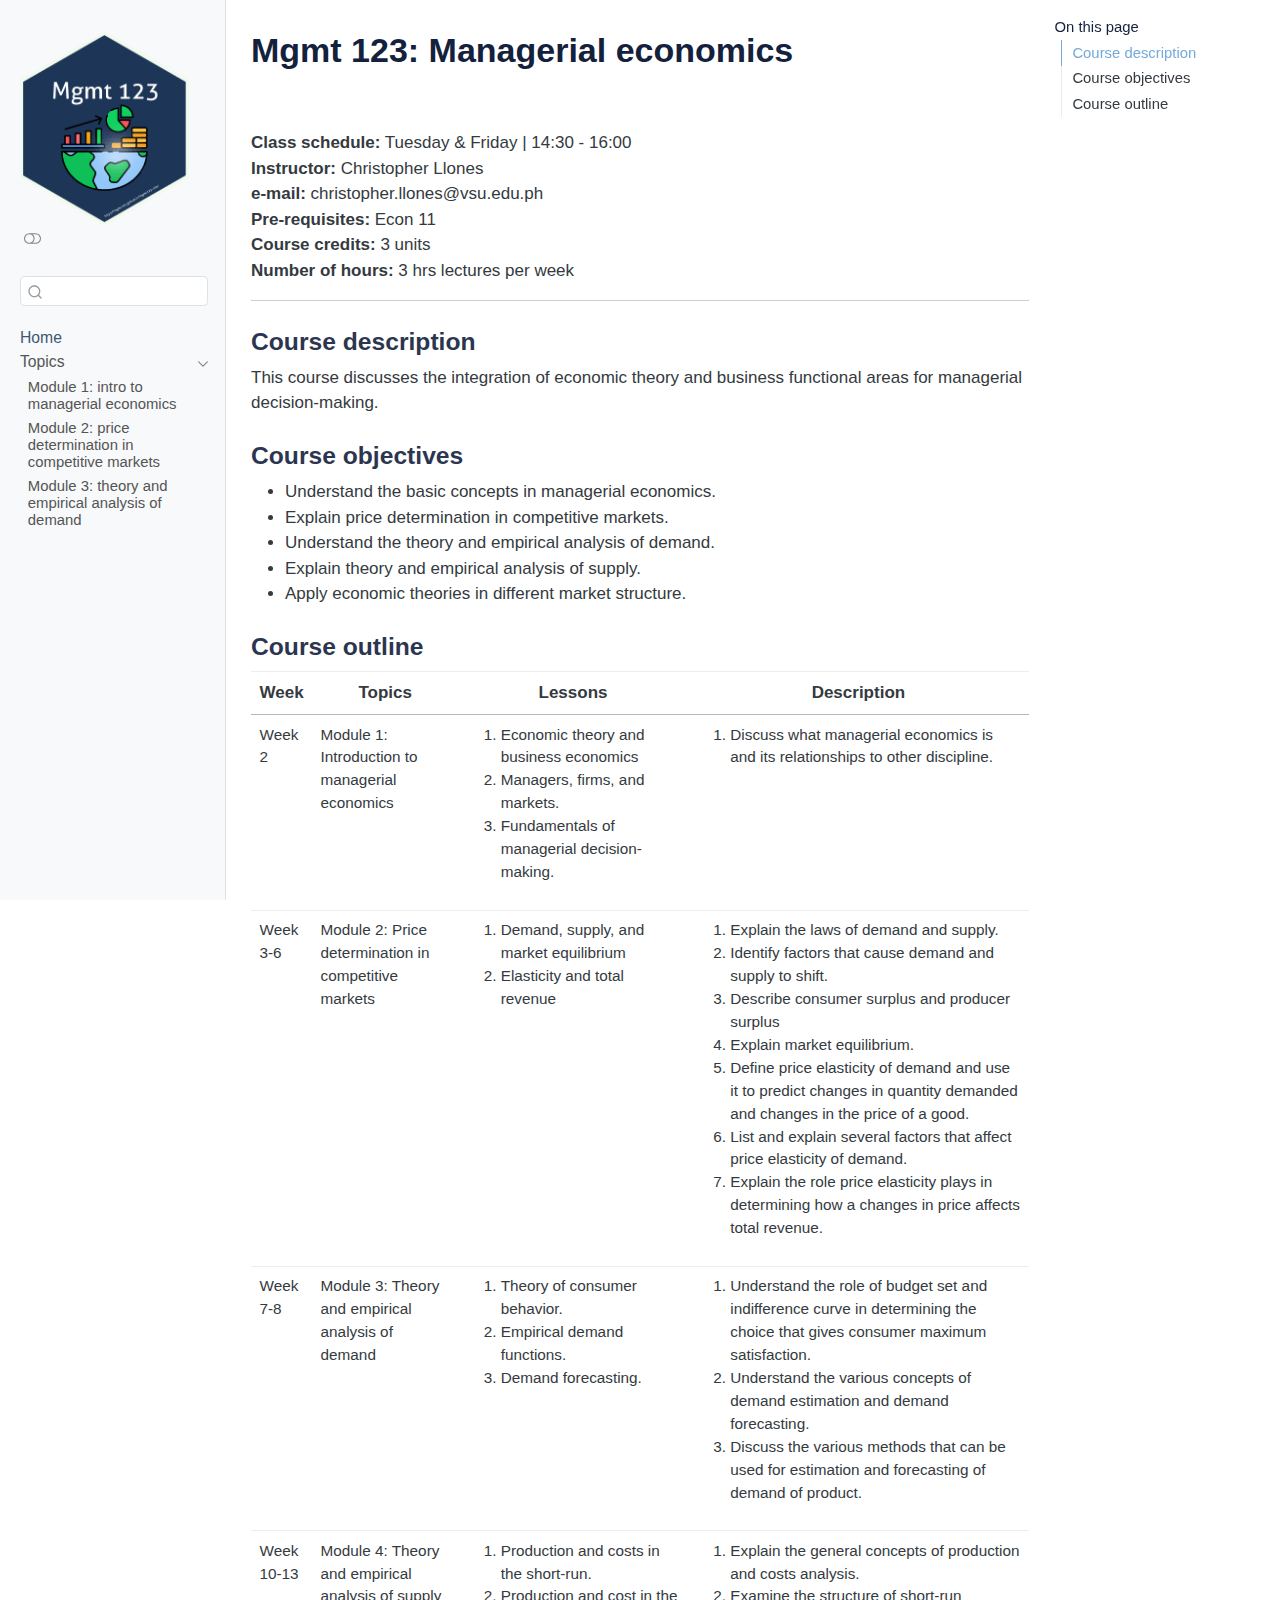
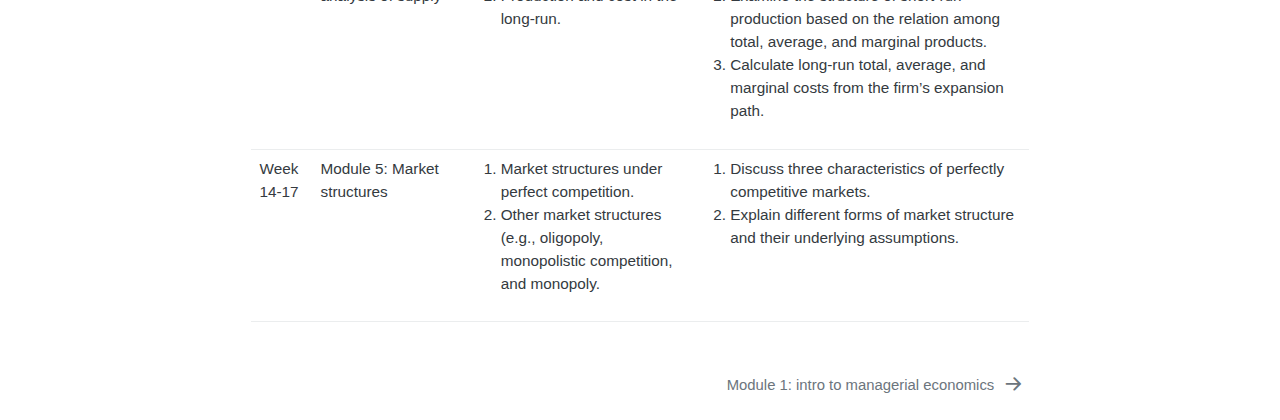
<file: docs/index.html>
<!DOCTYPE html>
<html xmlns="http://www.w3.org/1999/xhtml" lang="en" xml:lang="en"><head>

<meta charset="utf-8">
<meta name="generator" content="quarto-1.5.57">

<meta name="viewport" content="width=device-width, initial-scale=1.0, user-scalable=yes">


<title>Mgmt 123: Managerial economics – Mgmt 123</title>
<style>
code{white-space: pre-wrap;}
span.smallcaps{font-variant: small-caps;}
div.columns{display: flex; gap: min(4vw, 1.5em);}
div.column{flex: auto; overflow-x: auto;}
div.hanging-indent{margin-left: 1.5em; text-indent: -1.5em;}
ul.task-list{list-style: none;}
ul.task-list li input[type="checkbox"] {
  width: 0.8em;
  margin: 0 0.8em 0.2em -1em; /* quarto-specific, see https://github.com/quarto-dev/quarto-cli/issues/4556 */ 
  vertical-align: middle;
}
</style>


<script src="site_libs/quarto-nav/quarto-nav.js"></script>
<script src="site_libs/clipboard/clipboard.min.js"></script>
<script src="site_libs/quarto-search/autocomplete.umd.js"></script>
<script src="site_libs/quarto-search/fuse.min.js"></script>
<script src="site_libs/quarto-search/quarto-search.js"></script>
<meta name="quarto:offset" content="./">
<link href="./m1-intro-managerial-econ.html" rel="next">
<link href="./plot/mgmt123-hex-logo.png" rel="icon" type="image/png">
<script src="site_libs/quarto-html/quarto.js"></script>
<script src="site_libs/quarto-html/popper.min.js"></script>
<script src="site_libs/quarto-html/tippy.umd.min.js"></script>
<script src="site_libs/quarto-html/anchor.min.js"></script>
<link href="site_libs/quarto-html/tippy.css" rel="stylesheet">
<link href="site_libs/quarto-html/quarto-syntax-highlighting.css" rel="stylesheet" class="quarto-color-scheme" id="quarto-text-highlighting-styles">
<link href="site_libs/quarto-html/quarto-syntax-highlighting-dark.css" rel="prefetch" class="quarto-color-scheme quarto-color-alternate" id="quarto-text-highlighting-styles">
<script src="site_libs/bootstrap/bootstrap.min.js"></script>
<link href="site_libs/bootstrap/bootstrap-icons.css" rel="stylesheet">
<link href="site_libs/bootstrap/bootstrap.min.css" rel="stylesheet" class="quarto-color-scheme" id="quarto-bootstrap" data-mode="light">
<link href="site_libs/bootstrap/bootstrap-dark.min.css" rel="prefetch" class="quarto-color-scheme quarto-color-alternate" id="quarto-bootstrap" data-mode="dark">
<script id="quarto-search-options" type="application/json">{
  "location": "sidebar",
  "copy-button": false,
  "collapse-after": 3,
  "panel-placement": "start",
  "type": "textbox",
  "limit": 50,
  "keyboard-shortcut": [
    "f",
    "/",
    "s"
  ],
  "show-item-context": false,
  "language": {
    "search-no-results-text": "No results",
    "search-matching-documents-text": "matching documents",
    "search-copy-link-title": "Copy link to search",
    "search-hide-matches-text": "Hide additional matches",
    "search-more-match-text": "more match in this document",
    "search-more-matches-text": "more matches in this document",
    "search-clear-button-title": "Clear",
    "search-text-placeholder": "",
    "search-detached-cancel-button-title": "Cancel",
    "search-submit-button-title": "Submit",
    "search-label": "Search"
  }
}</script>


</head>

<body class="nav-sidebar docked">

<div id="quarto-search-results"></div>
  <header id="quarto-header" class="headroom fixed-top">
  <nav class="quarto-secondary-nav">
    <div class="container-fluid d-flex">
      <button type="button" class="quarto-btn-toggle btn" data-bs-toggle="collapse" role="button" data-bs-target=".quarto-sidebar-collapse-item" aria-controls="quarto-sidebar" aria-expanded="false" aria-label="Toggle sidebar navigation" onclick="if (window.quartoToggleHeadroom) { window.quartoToggleHeadroom(); }">
        <i class="bi bi-layout-text-sidebar-reverse"></i>
      </button>
        <nav class="quarto-page-breadcrumbs" aria-label="breadcrumb"><ol class="breadcrumb"><li class="breadcrumb-item"><a href="./index.html">Home</a></li></ol></nav>
        <a class="flex-grow-1" role="navigation" data-bs-toggle="collapse" data-bs-target=".quarto-sidebar-collapse-item" aria-controls="quarto-sidebar" aria-expanded="false" aria-label="Toggle sidebar navigation" onclick="if (window.quartoToggleHeadroom) { window.quartoToggleHeadroom(); }">      
        </a>
      <button type="button" class="btn quarto-search-button" aria-label="Search" onclick="window.quartoOpenSearch();">
        <i class="bi bi-search"></i>
      </button>
    </div>
  </nav>
</header>
<!-- content -->
<div id="quarto-content" class="quarto-container page-columns page-rows-contents page-layout-article">
<!-- sidebar -->
  <nav id="quarto-sidebar" class="sidebar collapse collapse-horizontal quarto-sidebar-collapse-item sidebar-navigation docked overflow-auto">
    <div class="pt-lg-2 mt-2 text-left sidebar-header">
      <a href="./index.html" class="sidebar-logo-link">
      <img src="./plot/mgmt123-hex-logo.png" alt="" class="sidebar-logo py-0 d-lg-inline d-none">
      </a>
      <div class="sidebar-tools-main">
  <a href="" class="quarto-color-scheme-toggle quarto-navigation-tool  px-1" onclick="window.quartoToggleColorScheme(); return false;" title="Toggle dark mode"><i class="bi"></i></a>
</div>
      </div>
        <div class="mt-2 flex-shrink-0 align-items-center">
        <div class="sidebar-search">
        <div id="quarto-search" class="" title="Search"></div>
        </div>
        </div>
    <div class="sidebar-menu-container"> 
    <ul class="list-unstyled mt-1">
        <li class="sidebar-item">
  <div class="sidebar-item-container"> 
  <a href="./index.html" class="sidebar-item-text sidebar-link active">
 <span class="menu-text">Home</span></a>
  </div>
</li>
        <li class="sidebar-item sidebar-item-section">
      <div class="sidebar-item-container"> 
            <a class="sidebar-item-text sidebar-link text-start" data-bs-toggle="collapse" data-bs-target="#quarto-sidebar-section-1" role="navigation" aria-expanded="true">
 <span class="menu-text">Topics</span></a>
          <a class="sidebar-item-toggle text-start" data-bs-toggle="collapse" data-bs-target="#quarto-sidebar-section-1" role="navigation" aria-expanded="true" aria-label="Toggle section">
            <i class="bi bi-chevron-right ms-2"></i>
          </a> 
      </div>
      <ul id="quarto-sidebar-section-1" class="collapse list-unstyled sidebar-section depth1 show">  
          <li class="sidebar-item">
  <div class="sidebar-item-container"> 
  <a href="./m1-intro-managerial-econ.html" class="sidebar-item-text sidebar-link">
 <span class="menu-text">Module 1: intro to managerial economics</span></a>
  </div>
</li>
          <li class="sidebar-item">
  <div class="sidebar-item-container"> 
  <a href="./m2-price-determination-competitive-market.html" class="sidebar-item-text sidebar-link">
 <span class="menu-text">Module 2: price determination in competitive markets</span></a>
  </div>
</li>
          <li class="sidebar-item">
  <div class="sidebar-item-container"> 
  <a href="./m3-theory-empirical-analysis-demand.html" class="sidebar-item-text sidebar-link">
 <span class="menu-text">Module 3: theory and empirical analysis of demand</span></a>
  </div>
</li>
      </ul>
  </li>
    </ul>
    </div>
</nav>
<div id="quarto-sidebar-glass" class="quarto-sidebar-collapse-item" data-bs-toggle="collapse" data-bs-target=".quarto-sidebar-collapse-item"></div>
<!-- margin-sidebar -->
    <div id="quarto-margin-sidebar" class="sidebar margin-sidebar">
        <nav id="TOC" role="doc-toc" class="toc-active">
    <h2 id="toc-title">On this page</h2>
   
  <ul>
  <li><a href="#course-description" id="toc-course-description" class="nav-link active" data-scroll-target="#course-description">Course description</a></li>
  <li><a href="#course-objectives" id="toc-course-objectives" class="nav-link" data-scroll-target="#course-objectives">Course objectives</a></li>
  <li><a href="#course-outline" id="toc-course-outline" class="nav-link" data-scroll-target="#course-outline">Course outline</a></li>
  </ul>
</nav>
    </div>
<!-- main -->
<main class="content" id="quarto-document-content">

<header id="title-block-header" class="quarto-title-block default">
<div class="quarto-title">
<h1 class="title">Mgmt 123: Managerial economics</h1>
</div>



<div class="quarto-title-meta">

    
  
    
  </div>
  


</header>


<p><br></p>
<p><strong>Class schedule:</strong> Tuesday &amp; Friday | 14:30 - 16:00 <br> <strong>Instructor:</strong> Christopher Llones <br> <strong>e-mail:</strong> christopher.llones@vsu.edu.ph <br> <strong>Pre-requisites:</strong> Econ 11 <br> <strong>Course credits:</strong> 3 units <br> <strong>Number of hours:</strong> 3 hrs lectures per week <br></p>
<hr>
<section id="course-description" class="level3">
<h3 class="anchored" data-anchor-id="course-description">Course description</h3>
<p>This course discusses the integration of economic theory and business functional areas for managerial decision-making.</p>
</section>
<section id="course-objectives" class="level3">
<h3 class="anchored" data-anchor-id="course-objectives">Course objectives</h3>
<ul>
<li>Understand the basic concepts in managerial economics.</li>
<li>Explain price determination in competitive markets.</li>
<li>Understand the theory and empirical analysis of demand.</li>
<li>Explain theory and empirical analysis of supply.</li>
<li>Apply economic theories in different market structure.</li>
</ul>
</section>
<section id="course-outline" class="level3">
<h3 class="anchored" data-anchor-id="course-outline">Course outline</h3>
<table class="caption-top table">
<colgroup>
<col style="width: 4%">
<col style="width: 19%">
<col style="width: 30%">
<col style="width: 45%">
</colgroup>
<thead>
<tr class="header">
<th>Week</th>
<th>Topics</th>
<th>Lessons</th>
<th>Description</th>
</tr>
</thead>
<tbody>
<tr class="odd">
<td>Week 2</td>
<td>Module 1: Introduction to managerial economics</td>
<td><ol type="1">
<li>Economic theory and business economics</li>
<li>Managers, firms, and markets.</li>
<li>Fundamentals of managerial decision-making.</li>
</ol></td>
<td><ol type="1">
<li>Discuss what managerial economics is and its relationships to other discipline.</li>
</ol></td>
</tr>
<tr class="even">
<td>Week 3-6</td>
<td>Module 2: Price determination in competitive markets</td>
<td><ol type="1">
<li>Demand, supply, and market equilibrium</li>
<li>Elasticity and total revenue</li>
</ol></td>
<td><ol type="1">
<li>Explain the laws of demand and supply.</li>
<li>Identify factors that cause demand and supply to shift.</li>
<li>Describe consumer surplus and producer surplus</li>
<li>Explain market equilibrium.</li>
<li>Define price elasticity of demand and use it to predict changes in quantity demanded and changes in the price of a good.</li>
<li>List and explain several factors that affect price elasticity of demand.</li>
<li>Explain the role price elasticity plays in determining how a changes in price affects total revenue.</li>
</ol></td>
</tr>
<tr class="odd">
<td>Week 7-8</td>
<td>Module 3: Theory and empirical analysis of demand</td>
<td><ol type="1">
<li>Theory of consumer behavior.</li>
<li>Empirical demand functions.</li>
<li>Demand forecasting.</li>
</ol></td>
<td><ol type="1">
<li>Understand the role of budget set and indifference curve in determining the choice that gives consumer maximum satisfaction.</li>
<li>Understand the various concepts of demand estimation and demand forecasting.</li>
<li>Discuss the various methods that can be used for estimation and forecasting of demand of product.</li>
</ol></td>
</tr>
<tr class="even">
<td>Week 10-13</td>
<td>Module 4: Theory and empirical analysis of supply</td>
<td><ol type="1">
<li>Production and costs in the short-run.</li>
<li>Production and cost in the long-run.</li>
</ol></td>
<td><ol type="1">
<li>Explain the general concepts of production and costs analysis.</li>
<li>Examine the structure of short-run production based on the relation among total, average, and marginal products.</li>
<li>Calculate long-run total, average, and marginal costs from the firm’s expansion path.</li>
</ol></td>
</tr>
<tr class="odd">
<td>Week 14-17</td>
<td>Module 5: Market structures</td>
<td><ol type="1">
<li>Market structures under perfect competition.</li>
<li>Other market structures (e.g., oligopoly, monopolistic competition, and monopoly.</li>
</ol></td>
<td><ol type="1">
<li>Discuss three characteristics of perfectly competitive markets.</li>
<li>Explain different forms of market structure and their underlying assumptions.</li>
</ol></td>
</tr>
</tbody>
</table>


</section>

</main> <!-- /main -->
<script id="quarto-html-after-body" type="application/javascript">
window.document.addEventListener("DOMContentLoaded", function (event) {
  const toggleBodyColorMode = (bsSheetEl) => {
    const mode = bsSheetEl.getAttribute("data-mode");
    const bodyEl = window.document.querySelector("body");
    if (mode === "dark") {
      bodyEl.classList.add("quarto-dark");
      bodyEl.classList.remove("quarto-light");
    } else {
      bodyEl.classList.add("quarto-light");
      bodyEl.classList.remove("quarto-dark");
    }
  }
  const toggleBodyColorPrimary = () => {
    const bsSheetEl = window.document.querySelector("link#quarto-bootstrap");
    if (bsSheetEl) {
      toggleBodyColorMode(bsSheetEl);
    }
  }
  toggleBodyColorPrimary();  
  const disableStylesheet = (stylesheets) => {
    for (let i=0; i < stylesheets.length; i++) {
      const stylesheet = stylesheets[i];
      stylesheet.rel = 'prefetch';
    }
  }
  const enableStylesheet = (stylesheets) => {
    for (let i=0; i < stylesheets.length; i++) {
      const stylesheet = stylesheets[i];
      stylesheet.rel = 'stylesheet';
    }
  }
  const manageTransitions = (selector, allowTransitions) => {
    const els = window.document.querySelectorAll(selector);
    for (let i=0; i < els.length; i++) {
      const el = els[i];
      if (allowTransitions) {
        el.classList.remove('notransition');
      } else {
        el.classList.add('notransition');
      }
    }
  }
  const toggleGiscusIfUsed = (isAlternate, darkModeDefault) => {
    const baseTheme = document.querySelector('#giscus-base-theme')?.value ?? 'light';
    const alternateTheme = document.querySelector('#giscus-alt-theme')?.value ?? 'dark';
    let newTheme = '';
    if(darkModeDefault) {
      newTheme = isAlternate ? baseTheme : alternateTheme;
    } else {
      newTheme = isAlternate ? alternateTheme : baseTheme;
    }
    const changeGiscusTheme = () => {
      // From: https://github.com/giscus/giscus/issues/336
      const sendMessage = (message) => {
        const iframe = document.querySelector('iframe.giscus-frame');
        if (!iframe) return;
        iframe.contentWindow.postMessage({ giscus: message }, 'https://giscus.app');
      }
      sendMessage({
        setConfig: {
          theme: newTheme
        }
      });
    }
    const isGiscussLoaded = window.document.querySelector('iframe.giscus-frame') !== null;
    if (isGiscussLoaded) {
      changeGiscusTheme();
    }
  }
  const toggleColorMode = (alternate) => {
    // Switch the stylesheets
    const alternateStylesheets = window.document.querySelectorAll('link.quarto-color-scheme.quarto-color-alternate');
    manageTransitions('#quarto-margin-sidebar .nav-link', false);
    if (alternate) {
      enableStylesheet(alternateStylesheets);
      for (const sheetNode of alternateStylesheets) {
        if (sheetNode.id === "quarto-bootstrap") {
          toggleBodyColorMode(sheetNode);
        }
      }
    } else {
      disableStylesheet(alternateStylesheets);
      toggleBodyColorPrimary();
    }
    manageTransitions('#quarto-margin-sidebar .nav-link', true);
    // Switch the toggles
    const toggles = window.document.querySelectorAll('.quarto-color-scheme-toggle');
    for (let i=0; i < toggles.length; i++) {
      const toggle = toggles[i];
      if (toggle) {
        if (alternate) {
          toggle.classList.add("alternate");     
        } else {
          toggle.classList.remove("alternate");
        }
      }
    }
    // Hack to workaround the fact that safari doesn't
    // properly recolor the scrollbar when toggling (#1455)
    if (navigator.userAgent.indexOf('Safari') > 0 && navigator.userAgent.indexOf('Chrome') == -1) {
      manageTransitions("body", false);
      window.scrollTo(0, 1);
      setTimeout(() => {
        window.scrollTo(0, 0);
        manageTransitions("body", true);
      }, 40);  
    }
  }
  const isFileUrl = () => { 
    return window.location.protocol === 'file:';
  }
  const hasAlternateSentinel = () => {  
    let styleSentinel = getColorSchemeSentinel();
    if (styleSentinel !== null) {
      return styleSentinel === "alternate";
    } else {
      return false;
    }
  }
  const setStyleSentinel = (alternate) => {
    const value = alternate ? "alternate" : "default";
    if (!isFileUrl()) {
      window.localStorage.setItem("quarto-color-scheme", value);
    } else {
      localAlternateSentinel = value;
    }
  }
  const getColorSchemeSentinel = () => {
    if (!isFileUrl()) {
      const storageValue = window.localStorage.getItem("quarto-color-scheme");
      return storageValue != null ? storageValue : localAlternateSentinel;
    } else {
      return localAlternateSentinel;
    }
  }
  const darkModeDefault = false;
  let localAlternateSentinel = darkModeDefault ? 'alternate' : 'default';
  // Dark / light mode switch
  window.quartoToggleColorScheme = () => {
    // Read the current dark / light value 
    let toAlternate = !hasAlternateSentinel();
    toggleColorMode(toAlternate);
    setStyleSentinel(toAlternate);
    toggleGiscusIfUsed(toAlternate, darkModeDefault);
  };
  // Ensure there is a toggle, if there isn't float one in the top right
  if (window.document.querySelector('.quarto-color-scheme-toggle') === null) {
    const a = window.document.createElement('a');
    a.classList.add('top-right');
    a.classList.add('quarto-color-scheme-toggle');
    a.href = "";
    a.onclick = function() { try { window.quartoToggleColorScheme(); } catch {} return false; };
    const i = window.document.createElement("i");
    i.classList.add('bi');
    a.appendChild(i);
    window.document.body.appendChild(a);
  }
  // Switch to dark mode if need be
  if (hasAlternateSentinel()) {
    toggleColorMode(true);
  } else {
    toggleColorMode(false);
  }
  const icon = "";
  const anchorJS = new window.AnchorJS();
  anchorJS.options = {
    placement: 'right',
    icon: icon
  };
  anchorJS.add('.anchored');
  const isCodeAnnotation = (el) => {
    for (const clz of el.classList) {
      if (clz.startsWith('code-annotation-')) {                     
        return true;
      }
    }
    return false;
  }
  const onCopySuccess = function(e) {
    // button target
    const button = e.trigger;
    // don't keep focus
    button.blur();
    // flash "checked"
    button.classList.add('code-copy-button-checked');
    var currentTitle = button.getAttribute("title");
    button.setAttribute("title", "Copied!");
    let tooltip;
    if (window.bootstrap) {
      button.setAttribute("data-bs-toggle", "tooltip");
      button.setAttribute("data-bs-placement", "left");
      button.setAttribute("data-bs-title", "Copied!");
      tooltip = new bootstrap.Tooltip(button, 
        { trigger: "manual", 
          customClass: "code-copy-button-tooltip",
          offset: [0, -8]});
      tooltip.show();    
    }
    setTimeout(function() {
      if (tooltip) {
        tooltip.hide();
        button.removeAttribute("data-bs-title");
        button.removeAttribute("data-bs-toggle");
        button.removeAttribute("data-bs-placement");
      }
      button.setAttribute("title", currentTitle);
      button.classList.remove('code-copy-button-checked');
    }, 1000);
    // clear code selection
    e.clearSelection();
  }
  const getTextToCopy = function(trigger) {
      const codeEl = trigger.previousElementSibling.cloneNode(true);
      for (const childEl of codeEl.children) {
        if (isCodeAnnotation(childEl)) {
          childEl.remove();
        }
      }
      return codeEl.innerText;
  }
  const clipboard = new window.ClipboardJS('.code-copy-button:not([data-in-quarto-modal])', {
    text: getTextToCopy
  });
  clipboard.on('success', onCopySuccess);
  if (window.document.getElementById('quarto-embedded-source-code-modal')) {
    // For code content inside modals, clipBoardJS needs to be initialized with a container option
    // TODO: Check when it could be a function (https://github.com/zenorocha/clipboard.js/issues/860)
    const clipboardModal = new window.ClipboardJS('.code-copy-button[data-in-quarto-modal]', {
      text: getTextToCopy,
      container: window.document.getElementById('quarto-embedded-source-code-modal')
    });
    clipboardModal.on('success', onCopySuccess);
  }
    var localhostRegex = new RegExp(/^(?:http|https):\/\/localhost\:?[0-9]*\//);
    var mailtoRegex = new RegExp(/^mailto:/);
      var filterRegex = new RegExp("https:\/\/econ148-analytical-stat-package\.github\.io\/econ148-site\/");
    var isInternal = (href) => {
        return filterRegex.test(href) || localhostRegex.test(href) || mailtoRegex.test(href);
    }
    // Inspect non-navigation links and adorn them if external
 	var links = window.document.querySelectorAll('a[href]:not(.nav-link):not(.navbar-brand):not(.toc-action):not(.sidebar-link):not(.sidebar-item-toggle):not(.pagination-link):not(.no-external):not([aria-hidden]):not(.dropdown-item):not(.quarto-navigation-tool):not(.about-link)');
    for (var i=0; i<links.length; i++) {
      const link = links[i];
      if (!isInternal(link.href)) {
        // undo the damage that might have been done by quarto-nav.js in the case of
        // links that we want to consider external
        if (link.dataset.originalHref !== undefined) {
          link.href = link.dataset.originalHref;
        }
      }
    }
  function tippyHover(el, contentFn, onTriggerFn, onUntriggerFn) {
    const config = {
      allowHTML: true,
      maxWidth: 500,
      delay: 100,
      arrow: false,
      appendTo: function(el) {
          return el.parentElement;
      },
      interactive: true,
      interactiveBorder: 10,
      theme: 'quarto',
      placement: 'bottom-start',
    };
    if (contentFn) {
      config.content = contentFn;
    }
    if (onTriggerFn) {
      config.onTrigger = onTriggerFn;
    }
    if (onUntriggerFn) {
      config.onUntrigger = onUntriggerFn;
    }
    window.tippy(el, config); 
  }
  const noterefs = window.document.querySelectorAll('a[role="doc-noteref"]');
  for (var i=0; i<noterefs.length; i++) {
    const ref = noterefs[i];
    tippyHover(ref, function() {
      // use id or data attribute instead here
      let href = ref.getAttribute('data-footnote-href') || ref.getAttribute('href');
      try { href = new URL(href).hash; } catch {}
      const id = href.replace(/^#\/?/, "");
      const note = window.document.getElementById(id);
      if (note) {
        return note.innerHTML;
      } else {
        return "";
      }
    });
  }
  const xrefs = window.document.querySelectorAll('a.quarto-xref');
  const processXRef = (id, note) => {
    // Strip column container classes
    const stripColumnClz = (el) => {
      el.classList.remove("page-full", "page-columns");
      if (el.children) {
        for (const child of el.children) {
          stripColumnClz(child);
        }
      }
    }
    stripColumnClz(note)
    if (id === null || id.startsWith('sec-')) {
      // Special case sections, only their first couple elements
      const container = document.createElement("div");
      if (note.children && note.children.length > 2) {
        container.appendChild(note.children[0].cloneNode(true));
        for (let i = 1; i < note.children.length; i++) {
          const child = note.children[i];
          if (child.tagName === "P" && child.innerText === "") {
            continue;
          } else {
            container.appendChild(child.cloneNode(true));
            break;
          }
        }
        if (window.Quarto?.typesetMath) {
          window.Quarto.typesetMath(container);
        }
        return container.innerHTML
      } else {
        if (window.Quarto?.typesetMath) {
          window.Quarto.typesetMath(note);
        }
        return note.innerHTML;
      }
    } else {
      // Remove any anchor links if they are present
      const anchorLink = note.querySelector('a.anchorjs-link');
      if (anchorLink) {
        anchorLink.remove();
      }
      if (window.Quarto?.typesetMath) {
        window.Quarto.typesetMath(note);
      }
      // TODO in 1.5, we should make sure this works without a callout special case
      if (note.classList.contains("callout")) {
        return note.outerHTML;
      } else {
        return note.innerHTML;
      }
    }
  }
  for (var i=0; i<xrefs.length; i++) {
    const xref = xrefs[i];
    tippyHover(xref, undefined, function(instance) {
      instance.disable();
      let url = xref.getAttribute('href');
      let hash = undefined; 
      if (url.startsWith('#')) {
        hash = url;
      } else {
        try { hash = new URL(url).hash; } catch {}
      }
      if (hash) {
        const id = hash.replace(/^#\/?/, "");
        const note = window.document.getElementById(id);
        if (note !== null) {
          try {
            const html = processXRef(id, note.cloneNode(true));
            instance.setContent(html);
          } finally {
            instance.enable();
            instance.show();
          }
        } else {
          // See if we can fetch this
          fetch(url.split('#')[0])
          .then(res => res.text())
          .then(html => {
            const parser = new DOMParser();
            const htmlDoc = parser.parseFromString(html, "text/html");
            const note = htmlDoc.getElementById(id);
            if (note !== null) {
              const html = processXRef(id, note);
              instance.setContent(html);
            } 
          }).finally(() => {
            instance.enable();
            instance.show();
          });
        }
      } else {
        // See if we can fetch a full url (with no hash to target)
        // This is a special case and we should probably do some content thinning / targeting
        fetch(url)
        .then(res => res.text())
        .then(html => {
          const parser = new DOMParser();
          const htmlDoc = parser.parseFromString(html, "text/html");
          const note = htmlDoc.querySelector('main.content');
          if (note !== null) {
            // This should only happen for chapter cross references
            // (since there is no id in the URL)
            // remove the first header
            if (note.children.length > 0 && note.children[0].tagName === "HEADER") {
              note.children[0].remove();
            }
            const html = processXRef(null, note);
            instance.setContent(html);
          } 
        }).finally(() => {
          instance.enable();
          instance.show();
        });
      }
    }, function(instance) {
    });
  }
      let selectedAnnoteEl;
      const selectorForAnnotation = ( cell, annotation) => {
        let cellAttr = 'data-code-cell="' + cell + '"';
        let lineAttr = 'data-code-annotation="' +  annotation + '"';
        const selector = 'span[' + cellAttr + '][' + lineAttr + ']';
        return selector;
      }
      const selectCodeLines = (annoteEl) => {
        const doc = window.document;
        const targetCell = annoteEl.getAttribute("data-target-cell");
        const targetAnnotation = annoteEl.getAttribute("data-target-annotation");
        const annoteSpan = window.document.querySelector(selectorForAnnotation(targetCell, targetAnnotation));
        const lines = annoteSpan.getAttribute("data-code-lines").split(",");
        const lineIds = lines.map((line) => {
          return targetCell + "-" + line;
        })
        let top = null;
        let height = null;
        let parent = null;
        if (lineIds.length > 0) {
            //compute the position of the single el (top and bottom and make a div)
            const el = window.document.getElementById(lineIds[0]);
            top = el.offsetTop;
            height = el.offsetHeight;
            parent = el.parentElement.parentElement;
          if (lineIds.length > 1) {
            const lastEl = window.document.getElementById(lineIds[lineIds.length - 1]);
            const bottom = lastEl.offsetTop + lastEl.offsetHeight;
            height = bottom - top;
          }
          if (top !== null && height !== null && parent !== null) {
            // cook up a div (if necessary) and position it 
            let div = window.document.getElementById("code-annotation-line-highlight");
            if (div === null) {
              div = window.document.createElement("div");
              div.setAttribute("id", "code-annotation-line-highlight");
              div.style.position = 'absolute';
              parent.appendChild(div);
            }
            div.style.top = top - 2 + "px";
            div.style.height = height + 4 + "px";
            div.style.left = 0;
            let gutterDiv = window.document.getElementById("code-annotation-line-highlight-gutter");
            if (gutterDiv === null) {
              gutterDiv = window.document.createElement("div");
              gutterDiv.setAttribute("id", "code-annotation-line-highlight-gutter");
              gutterDiv.style.position = 'absolute';
              const codeCell = window.document.getElementById(targetCell);
              const gutter = codeCell.querySelector('.code-annotation-gutter');
              gutter.appendChild(gutterDiv);
            }
            gutterDiv.style.top = top - 2 + "px";
            gutterDiv.style.height = height + 4 + "px";
          }
          selectedAnnoteEl = annoteEl;
        }
      };
      const unselectCodeLines = () => {
        const elementsIds = ["code-annotation-line-highlight", "code-annotation-line-highlight-gutter"];
        elementsIds.forEach((elId) => {
          const div = window.document.getElementById(elId);
          if (div) {
            div.remove();
          }
        });
        selectedAnnoteEl = undefined;
      };
        // Handle positioning of the toggle
    window.addEventListener(
      "resize",
      throttle(() => {
        elRect = undefined;
        if (selectedAnnoteEl) {
          selectCodeLines(selectedAnnoteEl);
        }
      }, 10)
    );
    function throttle(fn, ms) {
    let throttle = false;
    let timer;
      return (...args) => {
        if(!throttle) { // first call gets through
            fn.apply(this, args);
            throttle = true;
        } else { // all the others get throttled
            if(timer) clearTimeout(timer); // cancel #2
            timer = setTimeout(() => {
              fn.apply(this, args);
              timer = throttle = false;
            }, ms);
        }
      };
    }
      // Attach click handler to the DT
      const annoteDls = window.document.querySelectorAll('dt[data-target-cell]');
      for (const annoteDlNode of annoteDls) {
        annoteDlNode.addEventListener('click', (event) => {
          const clickedEl = event.target;
          if (clickedEl !== selectedAnnoteEl) {
            unselectCodeLines();
            const activeEl = window.document.querySelector('dt[data-target-cell].code-annotation-active');
            if (activeEl) {
              activeEl.classList.remove('code-annotation-active');
            }
            selectCodeLines(clickedEl);
            clickedEl.classList.add('code-annotation-active');
          } else {
            // Unselect the line
            unselectCodeLines();
            clickedEl.classList.remove('code-annotation-active');
          }
        });
      }
  const findCites = (el) => {
    const parentEl = el.parentElement;
    if (parentEl) {
      const cites = parentEl.dataset.cites;
      if (cites) {
        return {
          el,
          cites: cites.split(' ')
        };
      } else {
        return findCites(el.parentElement)
      }
    } else {
      return undefined;
    }
  };
  var bibliorefs = window.document.querySelectorAll('a[role="doc-biblioref"]');
  for (var i=0; i<bibliorefs.length; i++) {
    const ref = bibliorefs[i];
    const citeInfo = findCites(ref);
    if (citeInfo) {
      tippyHover(citeInfo.el, function() {
        var popup = window.document.createElement('div');
        citeInfo.cites.forEach(function(cite) {
          var citeDiv = window.document.createElement('div');
          citeDiv.classList.add('hanging-indent');
          citeDiv.classList.add('csl-entry');
          var biblioDiv = window.document.getElementById('ref-' + cite);
          if (biblioDiv) {
            citeDiv.innerHTML = biblioDiv.innerHTML;
          }
          popup.appendChild(citeDiv);
        });
        return popup.innerHTML;
      });
    }
  }
});
</script>
<nav class="page-navigation">
  <div class="nav-page nav-page-previous">
  </div>
  <div class="nav-page nav-page-next">
      <a href="./m1-intro-managerial-econ.html" class="pagination-link" aria-label="Module 1: intro to managerial economics">
        <span class="nav-page-text">Module 1: intro to managerial economics</span> <i class="bi bi-arrow-right-short"></i>
      </a>
  </div>
</nav>
</div> <!-- /content -->




</body></html>
</file>
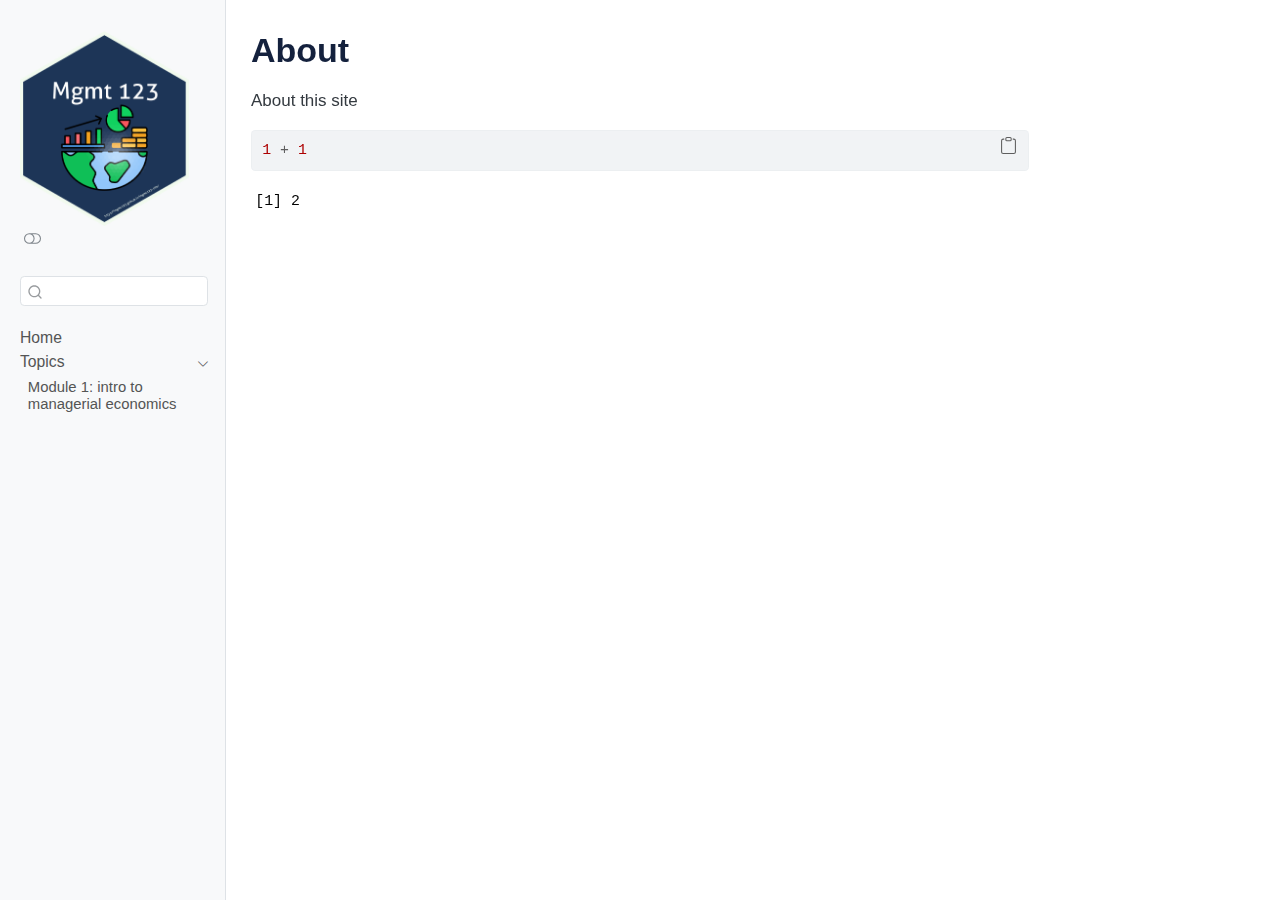
<file: docs/about.html>
<!DOCTYPE html>
<html xmlns="http://www.w3.org/1999/xhtml" lang="en" xml:lang="en"><head>

<meta charset="utf-8">
<meta name="generator" content="quarto-1.5.57">

<meta name="viewport" content="width=device-width, initial-scale=1.0, user-scalable=yes">


<title>About – Mgmt 123</title>
<style>
code{white-space: pre-wrap;}
span.smallcaps{font-variant: small-caps;}
div.columns{display: flex; gap: min(4vw, 1.5em);}
div.column{flex: auto; overflow-x: auto;}
div.hanging-indent{margin-left: 1.5em; text-indent: -1.5em;}
ul.task-list{list-style: none;}
ul.task-list li input[type="checkbox"] {
  width: 0.8em;
  margin: 0 0.8em 0.2em -1em; /* quarto-specific, see https://github.com/quarto-dev/quarto-cli/issues/4556 */ 
  vertical-align: middle;
}
/* CSS for syntax highlighting */
pre > code.sourceCode { white-space: pre; position: relative; }
pre > code.sourceCode > span { line-height: 1.25; }
pre > code.sourceCode > span:empty { height: 1.2em; }
.sourceCode { overflow: visible; }
code.sourceCode > span { color: inherit; text-decoration: inherit; }
div.sourceCode { margin: 1em 0; }
pre.sourceCode { margin: 0; }
@media screen {
div.sourceCode { overflow: auto; }
}
@media print {
pre > code.sourceCode { white-space: pre-wrap; }
pre > code.sourceCode > span { display: inline-block; text-indent: -5em; padding-left: 5em; }
}
pre.numberSource code
  { counter-reset: source-line 0; }
pre.numberSource code > span
  { position: relative; left: -4em; counter-increment: source-line; }
pre.numberSource code > span > a:first-child::before
  { content: counter(source-line);
    position: relative; left: -1em; text-align: right; vertical-align: baseline;
    border: none; display: inline-block;
    -webkit-touch-callout: none; -webkit-user-select: none;
    -khtml-user-select: none; -moz-user-select: none;
    -ms-user-select: none; user-select: none;
    padding: 0 4px; width: 4em;
  }
pre.numberSource { margin-left: 3em;  padding-left: 4px; }
div.sourceCode
  {   }
@media screen {
pre > code.sourceCode > span > a:first-child::before { text-decoration: underline; }
}
</style>


<script src="site_libs/quarto-nav/quarto-nav.js"></script>
<script src="site_libs/clipboard/clipboard.min.js"></script>
<script src="site_libs/quarto-search/autocomplete.umd.js"></script>
<script src="site_libs/quarto-search/fuse.min.js"></script>
<script src="site_libs/quarto-search/quarto-search.js"></script>
<meta name="quarto:offset" content="./">
<link href="./plot/mgmt123-hex-logo.png" rel="icon" type="image/png">
<script src="site_libs/quarto-html/quarto.js"></script>
<script src="site_libs/quarto-html/popper.min.js"></script>
<script src="site_libs/quarto-html/tippy.umd.min.js"></script>
<script src="site_libs/quarto-html/anchor.min.js"></script>
<link href="site_libs/quarto-html/tippy.css" rel="stylesheet">
<link href="site_libs/quarto-html/quarto-syntax-highlighting.css" rel="stylesheet" class="quarto-color-scheme" id="quarto-text-highlighting-styles">
<link href="site_libs/quarto-html/quarto-syntax-highlighting-dark.css" rel="prefetch" class="quarto-color-scheme quarto-color-alternate" id="quarto-text-highlighting-styles">
<script src="site_libs/bootstrap/bootstrap.min.js"></script>
<link href="site_libs/bootstrap/bootstrap-icons.css" rel="stylesheet">
<link href="site_libs/bootstrap/bootstrap.min.css" rel="stylesheet" class="quarto-color-scheme" id="quarto-bootstrap" data-mode="light">
<link href="site_libs/bootstrap/bootstrap-dark.min.css" rel="prefetch" class="quarto-color-scheme quarto-color-alternate" id="quarto-bootstrap" data-mode="dark">
<script id="quarto-search-options" type="application/json">{
  "location": "sidebar",
  "copy-button": false,
  "collapse-after": 3,
  "panel-placement": "start",
  "type": "textbox",
  "limit": 50,
  "keyboard-shortcut": [
    "f",
    "/",
    "s"
  ],
  "show-item-context": false,
  "language": {
    "search-no-results-text": "No results",
    "search-matching-documents-text": "matching documents",
    "search-copy-link-title": "Copy link to search",
    "search-hide-matches-text": "Hide additional matches",
    "search-more-match-text": "more match in this document",
    "search-more-matches-text": "more matches in this document",
    "search-clear-button-title": "Clear",
    "search-text-placeholder": "",
    "search-detached-cancel-button-title": "Cancel",
    "search-submit-button-title": "Submit",
    "search-label": "Search"
  }
}</script>


</head>

<body class="nav-sidebar docked">

<div id="quarto-search-results"></div>
  <header id="quarto-header" class="headroom fixed-top">
  <nav class="quarto-secondary-nav">
    <div class="container-fluid d-flex">
      <button type="button" class="quarto-btn-toggle btn" data-bs-toggle="collapse" role="button" data-bs-target=".quarto-sidebar-collapse-item" aria-controls="quarto-sidebar" aria-expanded="false" aria-label="Toggle sidebar navigation" onclick="if (window.quartoToggleHeadroom) { window.quartoToggleHeadroom(); }">
        <i class="bi bi-layout-text-sidebar-reverse"></i>
      </button>
        <nav class="quarto-page-breadcrumbs" aria-label="breadcrumb"><ol class="breadcrumb"><li class="breadcrumb-item">About</li></ol></nav>
        <a class="flex-grow-1" role="navigation" data-bs-toggle="collapse" data-bs-target=".quarto-sidebar-collapse-item" aria-controls="quarto-sidebar" aria-expanded="false" aria-label="Toggle sidebar navigation" onclick="if (window.quartoToggleHeadroom) { window.quartoToggleHeadroom(); }">      
        </a>
      <button type="button" class="btn quarto-search-button" aria-label="Search" onclick="window.quartoOpenSearch();">
        <i class="bi bi-search"></i>
      </button>
    </div>
  </nav>
</header>
<!-- content -->
<div id="quarto-content" class="quarto-container page-columns page-rows-contents page-layout-article">
<!-- sidebar -->
  <nav id="quarto-sidebar" class="sidebar collapse collapse-horizontal quarto-sidebar-collapse-item sidebar-navigation docked overflow-auto">
    <div class="pt-lg-2 mt-2 text-left sidebar-header">
      <a href="./index.html" class="sidebar-logo-link">
      <img src="./plot/mgmt123-hex-logo.png" alt="" class="sidebar-logo py-0 d-lg-inline d-none">
      </a>
      <div class="sidebar-tools-main">
  <a href="" class="quarto-color-scheme-toggle quarto-navigation-tool  px-1" onclick="window.quartoToggleColorScheme(); return false;" title="Toggle dark mode"><i class="bi"></i></a>
</div>
      </div>
        <div class="mt-2 flex-shrink-0 align-items-center">
        <div class="sidebar-search">
        <div id="quarto-search" class="" title="Search"></div>
        </div>
        </div>
    <div class="sidebar-menu-container"> 
    <ul class="list-unstyled mt-1">
        <li class="sidebar-item">
  <div class="sidebar-item-container"> 
  <a href="./index.html" class="sidebar-item-text sidebar-link">
 <span class="menu-text">Home</span></a>
  </div>
</li>
        <li class="sidebar-item sidebar-item-section">
      <div class="sidebar-item-container"> 
            <a class="sidebar-item-text sidebar-link text-start" data-bs-toggle="collapse" data-bs-target="#quarto-sidebar-section-1" role="navigation" aria-expanded="true">
 <span class="menu-text">Topics</span></a>
          <a class="sidebar-item-toggle text-start" data-bs-toggle="collapse" data-bs-target="#quarto-sidebar-section-1" role="navigation" aria-expanded="true" aria-label="Toggle section">
            <i class="bi bi-chevron-right ms-2"></i>
          </a> 
      </div>
      <ul id="quarto-sidebar-section-1" class="collapse list-unstyled sidebar-section depth1 show">  
          <li class="sidebar-item">
  <div class="sidebar-item-container"> 
  <a href="./m1-intro-managerial-econ.html" class="sidebar-item-text sidebar-link">
 <span class="menu-text">Module 1: intro to managerial economics</span></a>
  </div>
</li>
      </ul>
  </li>
    </ul>
    </div>
</nav>
<div id="quarto-sidebar-glass" class="quarto-sidebar-collapse-item" data-bs-toggle="collapse" data-bs-target=".quarto-sidebar-collapse-item"></div>
<!-- margin-sidebar -->
    <div id="quarto-margin-sidebar" class="sidebar margin-sidebar zindex-bottom">
        
    </div>
<!-- main -->
<main class="content" id="quarto-document-content">

<header id="title-block-header" class="quarto-title-block default">
<div class="quarto-title">
<h1 class="title">About</h1>
</div>



<div class="quarto-title-meta">

    
  
    
  </div>
  


</header>


<p>About this site</p>
<div class="cell">
<div class="sourceCode cell-code" id="cb1"><pre class="sourceCode r code-with-copy"><code class="sourceCode r"><span id="cb1-1"><a href="#cb1-1" aria-hidden="true" tabindex="-1"></a><span class="dv">1</span> <span class="sc">+</span> <span class="dv">1</span></span></code><button title="Copy to Clipboard" class="code-copy-button"><i class="bi"></i></button></pre></div>
<div class="cell-output cell-output-stdout">
<pre><code>[1] 2</code></pre>
</div>
</div>



</main> <!-- /main -->
<script id="quarto-html-after-body" type="application/javascript">
window.document.addEventListener("DOMContentLoaded", function (event) {
  const toggleBodyColorMode = (bsSheetEl) => {
    const mode = bsSheetEl.getAttribute("data-mode");
    const bodyEl = window.document.querySelector("body");
    if (mode === "dark") {
      bodyEl.classList.add("quarto-dark");
      bodyEl.classList.remove("quarto-light");
    } else {
      bodyEl.classList.add("quarto-light");
      bodyEl.classList.remove("quarto-dark");
    }
  }
  const toggleBodyColorPrimary = () => {
    const bsSheetEl = window.document.querySelector("link#quarto-bootstrap");
    if (bsSheetEl) {
      toggleBodyColorMode(bsSheetEl);
    }
  }
  toggleBodyColorPrimary();  
  const disableStylesheet = (stylesheets) => {
    for (let i=0; i < stylesheets.length; i++) {
      const stylesheet = stylesheets[i];
      stylesheet.rel = 'prefetch';
    }
  }
  const enableStylesheet = (stylesheets) => {
    for (let i=0; i < stylesheets.length; i++) {
      const stylesheet = stylesheets[i];
      stylesheet.rel = 'stylesheet';
    }
  }
  const manageTransitions = (selector, allowTransitions) => {
    const els = window.document.querySelectorAll(selector);
    for (let i=0; i < els.length; i++) {
      const el = els[i];
      if (allowTransitions) {
        el.classList.remove('notransition');
      } else {
        el.classList.add('notransition');
      }
    }
  }
  const toggleGiscusIfUsed = (isAlternate, darkModeDefault) => {
    const baseTheme = document.querySelector('#giscus-base-theme')?.value ?? 'light';
    const alternateTheme = document.querySelector('#giscus-alt-theme')?.value ?? 'dark';
    let newTheme = '';
    if(darkModeDefault) {
      newTheme = isAlternate ? baseTheme : alternateTheme;
    } else {
      newTheme = isAlternate ? alternateTheme : baseTheme;
    }
    const changeGiscusTheme = () => {
      // From: https://github.com/giscus/giscus/issues/336
      const sendMessage = (message) => {
        const iframe = document.querySelector('iframe.giscus-frame');
        if (!iframe) return;
        iframe.contentWindow.postMessage({ giscus: message }, 'https://giscus.app');
      }
      sendMessage({
        setConfig: {
          theme: newTheme
        }
      });
    }
    const isGiscussLoaded = window.document.querySelector('iframe.giscus-frame') !== null;
    if (isGiscussLoaded) {
      changeGiscusTheme();
    }
  }
  const toggleColorMode = (alternate) => {
    // Switch the stylesheets
    const alternateStylesheets = window.document.querySelectorAll('link.quarto-color-scheme.quarto-color-alternate');
    manageTransitions('#quarto-margin-sidebar .nav-link', false);
    if (alternate) {
      enableStylesheet(alternateStylesheets);
      for (const sheetNode of alternateStylesheets) {
        if (sheetNode.id === "quarto-bootstrap") {
          toggleBodyColorMode(sheetNode);
        }
      }
    } else {
      disableStylesheet(alternateStylesheets);
      toggleBodyColorPrimary();
    }
    manageTransitions('#quarto-margin-sidebar .nav-link', true);
    // Switch the toggles
    const toggles = window.document.querySelectorAll('.quarto-color-scheme-toggle');
    for (let i=0; i < toggles.length; i++) {
      const toggle = toggles[i];
      if (toggle) {
        if (alternate) {
          toggle.classList.add("alternate");     
        } else {
          toggle.classList.remove("alternate");
        }
      }
    }
    // Hack to workaround the fact that safari doesn't
    // properly recolor the scrollbar when toggling (#1455)
    if (navigator.userAgent.indexOf('Safari') > 0 && navigator.userAgent.indexOf('Chrome') == -1) {
      manageTransitions("body", false);
      window.scrollTo(0, 1);
      setTimeout(() => {
        window.scrollTo(0, 0);
        manageTransitions("body", true);
      }, 40);  
    }
  }
  const isFileUrl = () => { 
    return window.location.protocol === 'file:';
  }
  const hasAlternateSentinel = () => {  
    let styleSentinel = getColorSchemeSentinel();
    if (styleSentinel !== null) {
      return styleSentinel === "alternate";
    } else {
      return false;
    }
  }
  const setStyleSentinel = (alternate) => {
    const value = alternate ? "alternate" : "default";
    if (!isFileUrl()) {
      window.localStorage.setItem("quarto-color-scheme", value);
    } else {
      localAlternateSentinel = value;
    }
  }
  const getColorSchemeSentinel = () => {
    if (!isFileUrl()) {
      const storageValue = window.localStorage.getItem("quarto-color-scheme");
      return storageValue != null ? storageValue : localAlternateSentinel;
    } else {
      return localAlternateSentinel;
    }
  }
  const darkModeDefault = false;
  let localAlternateSentinel = darkModeDefault ? 'alternate' : 'default';
  // Dark / light mode switch
  window.quartoToggleColorScheme = () => {
    // Read the current dark / light value 
    let toAlternate = !hasAlternateSentinel();
    toggleColorMode(toAlternate);
    setStyleSentinel(toAlternate);
    toggleGiscusIfUsed(toAlternate, darkModeDefault);
  };
  // Ensure there is a toggle, if there isn't float one in the top right
  if (window.document.querySelector('.quarto-color-scheme-toggle') === null) {
    const a = window.document.createElement('a');
    a.classList.add('top-right');
    a.classList.add('quarto-color-scheme-toggle');
    a.href = "";
    a.onclick = function() { try { window.quartoToggleColorScheme(); } catch {} return false; };
    const i = window.document.createElement("i");
    i.classList.add('bi');
    a.appendChild(i);
    window.document.body.appendChild(a);
  }
  // Switch to dark mode if need be
  if (hasAlternateSentinel()) {
    toggleColorMode(true);
  } else {
    toggleColorMode(false);
  }
  const icon = "";
  const anchorJS = new window.AnchorJS();
  anchorJS.options = {
    placement: 'right',
    icon: icon
  };
  anchorJS.add('.anchored');
  const isCodeAnnotation = (el) => {
    for (const clz of el.classList) {
      if (clz.startsWith('code-annotation-')) {                     
        return true;
      }
    }
    return false;
  }
  const onCopySuccess = function(e) {
    // button target
    const button = e.trigger;
    // don't keep focus
    button.blur();
    // flash "checked"
    button.classList.add('code-copy-button-checked');
    var currentTitle = button.getAttribute("title");
    button.setAttribute("title", "Copied!");
    let tooltip;
    if (window.bootstrap) {
      button.setAttribute("data-bs-toggle", "tooltip");
      button.setAttribute("data-bs-placement", "left");
      button.setAttribute("data-bs-title", "Copied!");
      tooltip = new bootstrap.Tooltip(button, 
        { trigger: "manual", 
          customClass: "code-copy-button-tooltip",
          offset: [0, -8]});
      tooltip.show();    
    }
    setTimeout(function() {
      if (tooltip) {
        tooltip.hide();
        button.removeAttribute("data-bs-title");
        button.removeAttribute("data-bs-toggle");
        button.removeAttribute("data-bs-placement");
      }
      button.setAttribute("title", currentTitle);
      button.classList.remove('code-copy-button-checked');
    }, 1000);
    // clear code selection
    e.clearSelection();
  }
  const getTextToCopy = function(trigger) {
      const codeEl = trigger.previousElementSibling.cloneNode(true);
      for (const childEl of codeEl.children) {
        if (isCodeAnnotation(childEl)) {
          childEl.remove();
        }
      }
      return codeEl.innerText;
  }
  const clipboard = new window.ClipboardJS('.code-copy-button:not([data-in-quarto-modal])', {
    text: getTextToCopy
  });
  clipboard.on('success', onCopySuccess);
  if (window.document.getElementById('quarto-embedded-source-code-modal')) {
    // For code content inside modals, clipBoardJS needs to be initialized with a container option
    // TODO: Check when it could be a function (https://github.com/zenorocha/clipboard.js/issues/860)
    const clipboardModal = new window.ClipboardJS('.code-copy-button[data-in-quarto-modal]', {
      text: getTextToCopy,
      container: window.document.getElementById('quarto-embedded-source-code-modal')
    });
    clipboardModal.on('success', onCopySuccess);
  }
    var localhostRegex = new RegExp(/^(?:http|https):\/\/localhost\:?[0-9]*\//);
    var mailtoRegex = new RegExp(/^mailto:/);
      var filterRegex = new RegExp("https:\/\/econ148-analytical-stat-package\.github\.io\/econ148-site\/");
    var isInternal = (href) => {
        return filterRegex.test(href) || localhostRegex.test(href) || mailtoRegex.test(href);
    }
    // Inspect non-navigation links and adorn them if external
 	var links = window.document.querySelectorAll('a[href]:not(.nav-link):not(.navbar-brand):not(.toc-action):not(.sidebar-link):not(.sidebar-item-toggle):not(.pagination-link):not(.no-external):not([aria-hidden]):not(.dropdown-item):not(.quarto-navigation-tool):not(.about-link)');
    for (var i=0; i<links.length; i++) {
      const link = links[i];
      if (!isInternal(link.href)) {
        // undo the damage that might have been done by quarto-nav.js in the case of
        // links that we want to consider external
        if (link.dataset.originalHref !== undefined) {
          link.href = link.dataset.originalHref;
        }
      }
    }
  function tippyHover(el, contentFn, onTriggerFn, onUntriggerFn) {
    const config = {
      allowHTML: true,
      maxWidth: 500,
      delay: 100,
      arrow: false,
      appendTo: function(el) {
          return el.parentElement;
      },
      interactive: true,
      interactiveBorder: 10,
      theme: 'quarto',
      placement: 'bottom-start',
    };
    if (contentFn) {
      config.content = contentFn;
    }
    if (onTriggerFn) {
      config.onTrigger = onTriggerFn;
    }
    if (onUntriggerFn) {
      config.onUntrigger = onUntriggerFn;
    }
    window.tippy(el, config); 
  }
  const noterefs = window.document.querySelectorAll('a[role="doc-noteref"]');
  for (var i=0; i<noterefs.length; i++) {
    const ref = noterefs[i];
    tippyHover(ref, function() {
      // use id or data attribute instead here
      let href = ref.getAttribute('data-footnote-href') || ref.getAttribute('href');
      try { href = new URL(href).hash; } catch {}
      const id = href.replace(/^#\/?/, "");
      const note = window.document.getElementById(id);
      if (note) {
        return note.innerHTML;
      } else {
        return "";
      }
    });
  }
  const xrefs = window.document.querySelectorAll('a.quarto-xref');
  const processXRef = (id, note) => {
    // Strip column container classes
    const stripColumnClz = (el) => {
      el.classList.remove("page-full", "page-columns");
      if (el.children) {
        for (const child of el.children) {
          stripColumnClz(child);
        }
      }
    }
    stripColumnClz(note)
    if (id === null || id.startsWith('sec-')) {
      // Special case sections, only their first couple elements
      const container = document.createElement("div");
      if (note.children && note.children.length > 2) {
        container.appendChild(note.children[0].cloneNode(true));
        for (let i = 1; i < note.children.length; i++) {
          const child = note.children[i];
          if (child.tagName === "P" && child.innerText === "") {
            continue;
          } else {
            container.appendChild(child.cloneNode(true));
            break;
          }
        }
        if (window.Quarto?.typesetMath) {
          window.Quarto.typesetMath(container);
        }
        return container.innerHTML
      } else {
        if (window.Quarto?.typesetMath) {
          window.Quarto.typesetMath(note);
        }
        return note.innerHTML;
      }
    } else {
      // Remove any anchor links if they are present
      const anchorLink = note.querySelector('a.anchorjs-link');
      if (anchorLink) {
        anchorLink.remove();
      }
      if (window.Quarto?.typesetMath) {
        window.Quarto.typesetMath(note);
      }
      // TODO in 1.5, we should make sure this works without a callout special case
      if (note.classList.contains("callout")) {
        return note.outerHTML;
      } else {
        return note.innerHTML;
      }
    }
  }
  for (var i=0; i<xrefs.length; i++) {
    const xref = xrefs[i];
    tippyHover(xref, undefined, function(instance) {
      instance.disable();
      let url = xref.getAttribute('href');
      let hash = undefined; 
      if (url.startsWith('#')) {
        hash = url;
      } else {
        try { hash = new URL(url).hash; } catch {}
      }
      if (hash) {
        const id = hash.replace(/^#\/?/, "");
        const note = window.document.getElementById(id);
        if (note !== null) {
          try {
            const html = processXRef(id, note.cloneNode(true));
            instance.setContent(html);
          } finally {
            instance.enable();
            instance.show();
          }
        } else {
          // See if we can fetch this
          fetch(url.split('#')[0])
          .then(res => res.text())
          .then(html => {
            const parser = new DOMParser();
            const htmlDoc = parser.parseFromString(html, "text/html");
            const note = htmlDoc.getElementById(id);
            if (note !== null) {
              const html = processXRef(id, note);
              instance.setContent(html);
            } 
          }).finally(() => {
            instance.enable();
            instance.show();
          });
        }
      } else {
        // See if we can fetch a full url (with no hash to target)
        // This is a special case and we should probably do some content thinning / targeting
        fetch(url)
        .then(res => res.text())
        .then(html => {
          const parser = new DOMParser();
          const htmlDoc = parser.parseFromString(html, "text/html");
          const note = htmlDoc.querySelector('main.content');
          if (note !== null) {
            // This should only happen for chapter cross references
            // (since there is no id in the URL)
            // remove the first header
            if (note.children.length > 0 && note.children[0].tagName === "HEADER") {
              note.children[0].remove();
            }
            const html = processXRef(null, note);
            instance.setContent(html);
          } 
        }).finally(() => {
          instance.enable();
          instance.show();
        });
      }
    }, function(instance) {
    });
  }
      let selectedAnnoteEl;
      const selectorForAnnotation = ( cell, annotation) => {
        let cellAttr = 'data-code-cell="' + cell + '"';
        let lineAttr = 'data-code-annotation="' +  annotation + '"';
        const selector = 'span[' + cellAttr + '][' + lineAttr + ']';
        return selector;
      }
      const selectCodeLines = (annoteEl) => {
        const doc = window.document;
        const targetCell = annoteEl.getAttribute("data-target-cell");
        const targetAnnotation = annoteEl.getAttribute("data-target-annotation");
        const annoteSpan = window.document.querySelector(selectorForAnnotation(targetCell, targetAnnotation));
        const lines = annoteSpan.getAttribute("data-code-lines").split(",");
        const lineIds = lines.map((line) => {
          return targetCell + "-" + line;
        })
        let top = null;
        let height = null;
        let parent = null;
        if (lineIds.length > 0) {
            //compute the position of the single el (top and bottom and make a div)
            const el = window.document.getElementById(lineIds[0]);
            top = el.offsetTop;
            height = el.offsetHeight;
            parent = el.parentElement.parentElement;
          if (lineIds.length > 1) {
            const lastEl = window.document.getElementById(lineIds[lineIds.length - 1]);
            const bottom = lastEl.offsetTop + lastEl.offsetHeight;
            height = bottom - top;
          }
          if (top !== null && height !== null && parent !== null) {
            // cook up a div (if necessary) and position it 
            let div = window.document.getElementById("code-annotation-line-highlight");
            if (div === null) {
              div = window.document.createElement("div");
              div.setAttribute("id", "code-annotation-line-highlight");
              div.style.position = 'absolute';
              parent.appendChild(div);
            }
            div.style.top = top - 2 + "px";
            div.style.height = height + 4 + "px";
            div.style.left = 0;
            let gutterDiv = window.document.getElementById("code-annotation-line-highlight-gutter");
            if (gutterDiv === null) {
              gutterDiv = window.document.createElement("div");
              gutterDiv.setAttribute("id", "code-annotation-line-highlight-gutter");
              gutterDiv.style.position = 'absolute';
              const codeCell = window.document.getElementById(targetCell);
              const gutter = codeCell.querySelector('.code-annotation-gutter');
              gutter.appendChild(gutterDiv);
            }
            gutterDiv.style.top = top - 2 + "px";
            gutterDiv.style.height = height + 4 + "px";
          }
          selectedAnnoteEl = annoteEl;
        }
      };
      const unselectCodeLines = () => {
        const elementsIds = ["code-annotation-line-highlight", "code-annotation-line-highlight-gutter"];
        elementsIds.forEach((elId) => {
          const div = window.document.getElementById(elId);
          if (div) {
            div.remove();
          }
        });
        selectedAnnoteEl = undefined;
      };
        // Handle positioning of the toggle
    window.addEventListener(
      "resize",
      throttle(() => {
        elRect = undefined;
        if (selectedAnnoteEl) {
          selectCodeLines(selectedAnnoteEl);
        }
      }, 10)
    );
    function throttle(fn, ms) {
    let throttle = false;
    let timer;
      return (...args) => {
        if(!throttle) { // first call gets through
            fn.apply(this, args);
            throttle = true;
        } else { // all the others get throttled
            if(timer) clearTimeout(timer); // cancel #2
            timer = setTimeout(() => {
              fn.apply(this, args);
              timer = throttle = false;
            }, ms);
        }
      };
    }
      // Attach click handler to the DT
      const annoteDls = window.document.querySelectorAll('dt[data-target-cell]');
      for (const annoteDlNode of annoteDls) {
        annoteDlNode.addEventListener('click', (event) => {
          const clickedEl = event.target;
          if (clickedEl !== selectedAnnoteEl) {
            unselectCodeLines();
            const activeEl = window.document.querySelector('dt[data-target-cell].code-annotation-active');
            if (activeEl) {
              activeEl.classList.remove('code-annotation-active');
            }
            selectCodeLines(clickedEl);
            clickedEl.classList.add('code-annotation-active');
          } else {
            // Unselect the line
            unselectCodeLines();
            clickedEl.classList.remove('code-annotation-active');
          }
        });
      }
  const findCites = (el) => {
    const parentEl = el.parentElement;
    if (parentEl) {
      const cites = parentEl.dataset.cites;
      if (cites) {
        return {
          el,
          cites: cites.split(' ')
        };
      } else {
        return findCites(el.parentElement)
      }
    } else {
      return undefined;
    }
  };
  var bibliorefs = window.document.querySelectorAll('a[role="doc-biblioref"]');
  for (var i=0; i<bibliorefs.length; i++) {
    const ref = bibliorefs[i];
    const citeInfo = findCites(ref);
    if (citeInfo) {
      tippyHover(citeInfo.el, function() {
        var popup = window.document.createElement('div');
        citeInfo.cites.forEach(function(cite) {
          var citeDiv = window.document.createElement('div');
          citeDiv.classList.add('hanging-indent');
          citeDiv.classList.add('csl-entry');
          var biblioDiv = window.document.getElementById('ref-' + cite);
          if (biblioDiv) {
            citeDiv.innerHTML = biblioDiv.innerHTML;
          }
          popup.appendChild(citeDiv);
        });
        return popup.innerHTML;
      });
    }
  }
});
</script>
</div> <!-- /content -->




</body></html>
</file>
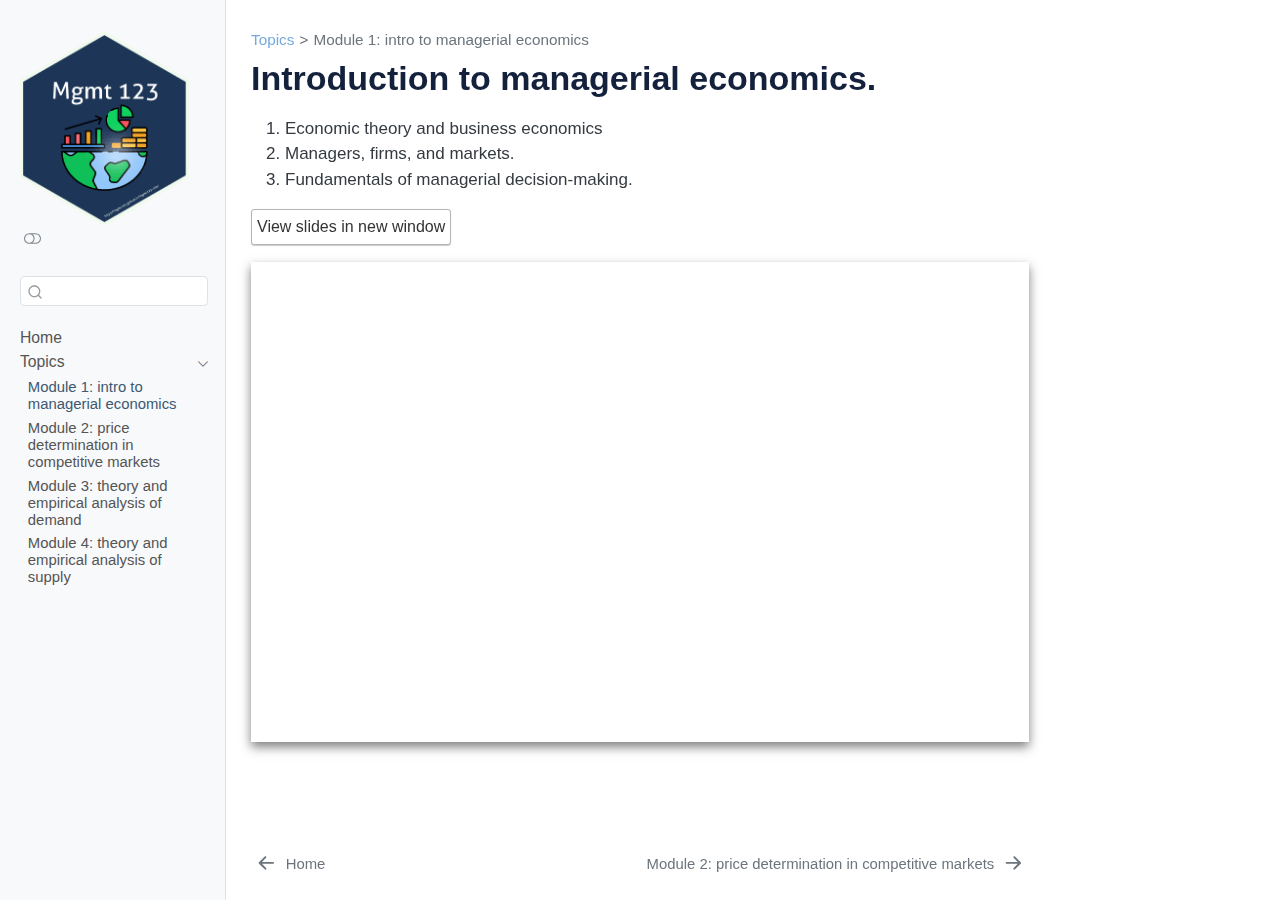
<file: docs/m1-intro-managerial-econ.html>
<!DOCTYPE html>
<html xmlns="http://www.w3.org/1999/xhtml" lang="en" xml:lang="en"><head>

<meta charset="utf-8">
<meta name="generator" content="quarto-1.5.57">

<meta name="viewport" content="width=device-width, initial-scale=1.0, user-scalable=yes">


<title>Introduction to managerial economics. – Mgmt 123</title>
<style>
code{white-space: pre-wrap;}
span.smallcaps{font-variant: small-caps;}
div.columns{display: flex; gap: min(4vw, 1.5em);}
div.column{flex: auto; overflow-x: auto;}
div.hanging-indent{margin-left: 1.5em; text-indent: -1.5em;}
ul.task-list{list-style: none;}
ul.task-list li input[type="checkbox"] {
  width: 0.8em;
  margin: 0 0.8em 0.2em -1em; /* quarto-specific, see https://github.com/quarto-dev/quarto-cli/issues/4556 */ 
  vertical-align: middle;
}
</style>


<script src="site_libs/quarto-nav/quarto-nav.js"></script>
<script src="site_libs/clipboard/clipboard.min.js"></script>
<script src="site_libs/quarto-search/autocomplete.umd.js"></script>
<script src="site_libs/quarto-search/fuse.min.js"></script>
<script src="site_libs/quarto-search/quarto-search.js"></script>
<meta name="quarto:offset" content="./">
<link href="./m2-price-determination-competitive-market.html" rel="next">
<link href="./index.html" rel="prev">
<link href="./plot/mgmt123-hex-logo.png" rel="icon" type="image/png">
<script src="site_libs/quarto-html/quarto.js"></script>
<script src="site_libs/quarto-html/popper.min.js"></script>
<script src="site_libs/quarto-html/tippy.umd.min.js"></script>
<script src="site_libs/quarto-html/anchor.min.js"></script>
<link href="site_libs/quarto-html/tippy.css" rel="stylesheet">
<link href="site_libs/quarto-html/quarto-syntax-highlighting.css" rel="stylesheet" class="quarto-color-scheme" id="quarto-text-highlighting-styles">
<link href="site_libs/quarto-html/quarto-syntax-highlighting-dark.css" rel="prefetch" class="quarto-color-scheme quarto-color-alternate" id="quarto-text-highlighting-styles">
<script src="site_libs/bootstrap/bootstrap.min.js"></script>
<link href="site_libs/bootstrap/bootstrap-icons.css" rel="stylesheet">
<link href="site_libs/bootstrap/bootstrap.min.css" rel="stylesheet" class="quarto-color-scheme" id="quarto-bootstrap" data-mode="light">
<link href="site_libs/bootstrap/bootstrap-dark.min.css" rel="prefetch" class="quarto-color-scheme quarto-color-alternate" id="quarto-bootstrap" data-mode="dark">
<script id="quarto-search-options" type="application/json">{
  "location": "sidebar",
  "copy-button": false,
  "collapse-after": 3,
  "panel-placement": "start",
  "type": "textbox",
  "limit": 50,
  "keyboard-shortcut": [
    "f",
    "/",
    "s"
  ],
  "show-item-context": false,
  "language": {
    "search-no-results-text": "No results",
    "search-matching-documents-text": "matching documents",
    "search-copy-link-title": "Copy link to search",
    "search-hide-matches-text": "Hide additional matches",
    "search-more-match-text": "more match in this document",
    "search-more-matches-text": "more matches in this document",
    "search-clear-button-title": "Clear",
    "search-text-placeholder": "",
    "search-detached-cancel-button-title": "Cancel",
    "search-submit-button-title": "Submit",
    "search-label": "Search"
  }
}</script>


</head>

<body class="nav-sidebar docked">

<div id="quarto-search-results"></div>
  <header id="quarto-header" class="headroom fixed-top">
  <nav class="quarto-secondary-nav">
    <div class="container-fluid d-flex">
      <button type="button" class="quarto-btn-toggle btn" data-bs-toggle="collapse" role="button" data-bs-target=".quarto-sidebar-collapse-item" aria-controls="quarto-sidebar" aria-expanded="false" aria-label="Toggle sidebar navigation" onclick="if (window.quartoToggleHeadroom) { window.quartoToggleHeadroom(); }">
        <i class="bi bi-layout-text-sidebar-reverse"></i>
      </button>
        <nav class="quarto-page-breadcrumbs" aria-label="breadcrumb"><ol class="breadcrumb"><li class="breadcrumb-item"><a href="./m1-intro-managerial-econ.html">Topics</a></li><li class="breadcrumb-item"><a href="./m1-intro-managerial-econ.html">Module 1: intro to managerial economics</a></li></ol></nav>
        <a class="flex-grow-1" role="navigation" data-bs-toggle="collapse" data-bs-target=".quarto-sidebar-collapse-item" aria-controls="quarto-sidebar" aria-expanded="false" aria-label="Toggle sidebar navigation" onclick="if (window.quartoToggleHeadroom) { window.quartoToggleHeadroom(); }">      
        </a>
      <button type="button" class="btn quarto-search-button" aria-label="Search" onclick="window.quartoOpenSearch();">
        <i class="bi bi-search"></i>
      </button>
    </div>
  </nav>
</header>
<!-- content -->
<div id="quarto-content" class="quarto-container page-columns page-rows-contents page-layout-article">
<!-- sidebar -->
  <nav id="quarto-sidebar" class="sidebar collapse collapse-horizontal quarto-sidebar-collapse-item sidebar-navigation docked overflow-auto">
    <div class="pt-lg-2 mt-2 text-left sidebar-header">
      <a href="./index.html" class="sidebar-logo-link">
      <img src="./plot/mgmt123-hex-logo.png" alt="" class="sidebar-logo py-0 d-lg-inline d-none">
      </a>
      <div class="sidebar-tools-main">
  <a href="" class="quarto-color-scheme-toggle quarto-navigation-tool  px-1" onclick="window.quartoToggleColorScheme(); return false;" title="Toggle dark mode"><i class="bi"></i></a>
</div>
      </div>
        <div class="mt-2 flex-shrink-0 align-items-center">
        <div class="sidebar-search">
        <div id="quarto-search" class="" title="Search"></div>
        </div>
        </div>
    <div class="sidebar-menu-container"> 
    <ul class="list-unstyled mt-1">
        <li class="sidebar-item">
  <div class="sidebar-item-container"> 
  <a href="./index.html" class="sidebar-item-text sidebar-link">
 <span class="menu-text">Home</span></a>
  </div>
</li>
        <li class="sidebar-item sidebar-item-section">
      <div class="sidebar-item-container"> 
            <a class="sidebar-item-text sidebar-link text-start" data-bs-toggle="collapse" data-bs-target="#quarto-sidebar-section-1" role="navigation" aria-expanded="true">
 <span class="menu-text">Topics</span></a>
          <a class="sidebar-item-toggle text-start" data-bs-toggle="collapse" data-bs-target="#quarto-sidebar-section-1" role="navigation" aria-expanded="true" aria-label="Toggle section">
            <i class="bi bi-chevron-right ms-2"></i>
          </a> 
      </div>
      <ul id="quarto-sidebar-section-1" class="collapse list-unstyled sidebar-section depth1 show">  
          <li class="sidebar-item">
  <div class="sidebar-item-container"> 
  <a href="./m1-intro-managerial-econ.html" class="sidebar-item-text sidebar-link active">
 <span class="menu-text">Module 1: intro to managerial economics</span></a>
  </div>
</li>
          <li class="sidebar-item">
  <div class="sidebar-item-container"> 
  <a href="./m2-price-determination-competitive-market.html" class="sidebar-item-text sidebar-link">
 <span class="menu-text">Module 2: price determination in competitive markets</span></a>
  </div>
</li>
          <li class="sidebar-item">
  <div class="sidebar-item-container"> 
  <a href="./m3-theory-empirical-analysis-demand.html" class="sidebar-item-text sidebar-link">
 <span class="menu-text">Module 3: theory and empirical analysis of demand</span></a>
  </div>
</li>
          <li class="sidebar-item">
  <div class="sidebar-item-container"> 
  <a href="./m4-theory-empirical-analysis-supply.html" class="sidebar-item-text sidebar-link">
 <span class="menu-text">Module 4: theory and empirical analysis of supply</span></a>
  </div>
</li>
      </ul>
  </li>
    </ul>
    </div>
</nav>
<div id="quarto-sidebar-glass" class="quarto-sidebar-collapse-item" data-bs-toggle="collapse" data-bs-target=".quarto-sidebar-collapse-item"></div>
<!-- margin-sidebar -->
    <div id="quarto-margin-sidebar" class="sidebar margin-sidebar zindex-bottom">
        
    </div>
<!-- main -->
<main class="content" id="quarto-document-content">

<header id="title-block-header" class="quarto-title-block default"><nav class="quarto-page-breadcrumbs quarto-title-breadcrumbs d-none d-lg-block" aria-label="breadcrumb"><ol class="breadcrumb"><li class="breadcrumb-item"><a href="./m1-intro-managerial-econ.html">Topics</a></li><li class="breadcrumb-item"><a href="./m1-intro-managerial-econ.html">Module 1: intro to managerial economics</a></li></ol></nav>
<div class="quarto-title">
<h1 class="title">Introduction to managerial economics.</h1>
</div>



<div class="quarto-title-meta">

    
  
    
  </div>
  


</header>


<ol type="1">
<li>Economic theory and business economics</li>
<li>Managers, firms, and markets.</li>
<li>Fundamentals of managerial decision-making.</li>
</ol>
<p><a href="https://docs.google.com/presentation/d/e/2PACX-1vQiUYYRMwp-VevjGFDBvnB2uyggWGNYYZ0K976WxX4MFRkyjPdLxoXPj5-Hh3EdjA/embed?start=false&amp;loop=false&amp;delayms=60000" target="_blank" class="btn-slides">View slides in new window</a></p>
<div class="box" style="padding-bottom:56.25%; position:relative; display:block; width: 100%">
<iframe src="https://docs.google.com/presentation/d/e/2PACX-1vQiUYYRMwp-VevjGFDBvnB2uyggWGNYYZ0K976WxX4MFRkyjPdLxoXPj5-Hh3EdjA/embed?start=false&amp;loop=false&amp;delayms=60000" frameborder="0" width="100%" height="100%" allowfullscreen="true" mozallowfullscreen="true" webkitallowfullscreen="true" style="position:absolute; top:0; left: 0">
</iframe>
<p><br></p>


</div>

</main> <!-- /main -->
<script id="quarto-html-after-body" type="application/javascript">
window.document.addEventListener("DOMContentLoaded", function (event) {
  const toggleBodyColorMode = (bsSheetEl) => {
    const mode = bsSheetEl.getAttribute("data-mode");
    const bodyEl = window.document.querySelector("body");
    if (mode === "dark") {
      bodyEl.classList.add("quarto-dark");
      bodyEl.classList.remove("quarto-light");
    } else {
      bodyEl.classList.add("quarto-light");
      bodyEl.classList.remove("quarto-dark");
    }
  }
  const toggleBodyColorPrimary = () => {
    const bsSheetEl = window.document.querySelector("link#quarto-bootstrap");
    if (bsSheetEl) {
      toggleBodyColorMode(bsSheetEl);
    }
  }
  toggleBodyColorPrimary();  
  const disableStylesheet = (stylesheets) => {
    for (let i=0; i < stylesheets.length; i++) {
      const stylesheet = stylesheets[i];
      stylesheet.rel = 'prefetch';
    }
  }
  const enableStylesheet = (stylesheets) => {
    for (let i=0; i < stylesheets.length; i++) {
      const stylesheet = stylesheets[i];
      stylesheet.rel = 'stylesheet';
    }
  }
  const manageTransitions = (selector, allowTransitions) => {
    const els = window.document.querySelectorAll(selector);
    for (let i=0; i < els.length; i++) {
      const el = els[i];
      if (allowTransitions) {
        el.classList.remove('notransition');
      } else {
        el.classList.add('notransition');
      }
    }
  }
  const toggleGiscusIfUsed = (isAlternate, darkModeDefault) => {
    const baseTheme = document.querySelector('#giscus-base-theme')?.value ?? 'light';
    const alternateTheme = document.querySelector('#giscus-alt-theme')?.value ?? 'dark';
    let newTheme = '';
    if(darkModeDefault) {
      newTheme = isAlternate ? baseTheme : alternateTheme;
    } else {
      newTheme = isAlternate ? alternateTheme : baseTheme;
    }
    const changeGiscusTheme = () => {
      // From: https://github.com/giscus/giscus/issues/336
      const sendMessage = (message) => {
        const iframe = document.querySelector('iframe.giscus-frame');
        if (!iframe) return;
        iframe.contentWindow.postMessage({ giscus: message }, 'https://giscus.app');
      }
      sendMessage({
        setConfig: {
          theme: newTheme
        }
      });
    }
    const isGiscussLoaded = window.document.querySelector('iframe.giscus-frame') !== null;
    if (isGiscussLoaded) {
      changeGiscusTheme();
    }
  }
  const toggleColorMode = (alternate) => {
    // Switch the stylesheets
    const alternateStylesheets = window.document.querySelectorAll('link.quarto-color-scheme.quarto-color-alternate');
    manageTransitions('#quarto-margin-sidebar .nav-link', false);
    if (alternate) {
      enableStylesheet(alternateStylesheets);
      for (const sheetNode of alternateStylesheets) {
        if (sheetNode.id === "quarto-bootstrap") {
          toggleBodyColorMode(sheetNode);
        }
      }
    } else {
      disableStylesheet(alternateStylesheets);
      toggleBodyColorPrimary();
    }
    manageTransitions('#quarto-margin-sidebar .nav-link', true);
    // Switch the toggles
    const toggles = window.document.querySelectorAll('.quarto-color-scheme-toggle');
    for (let i=0; i < toggles.length; i++) {
      const toggle = toggles[i];
      if (toggle) {
        if (alternate) {
          toggle.classList.add("alternate");     
        } else {
          toggle.classList.remove("alternate");
        }
      }
    }
    // Hack to workaround the fact that safari doesn't
    // properly recolor the scrollbar when toggling (#1455)
    if (navigator.userAgent.indexOf('Safari') > 0 && navigator.userAgent.indexOf('Chrome') == -1) {
      manageTransitions("body", false);
      window.scrollTo(0, 1);
      setTimeout(() => {
        window.scrollTo(0, 0);
        manageTransitions("body", true);
      }, 40);  
    }
  }
  const isFileUrl = () => { 
    return window.location.protocol === 'file:';
  }
  const hasAlternateSentinel = () => {  
    let styleSentinel = getColorSchemeSentinel();
    if (styleSentinel !== null) {
      return styleSentinel === "alternate";
    } else {
      return false;
    }
  }
  const setStyleSentinel = (alternate) => {
    const value = alternate ? "alternate" : "default";
    if (!isFileUrl()) {
      window.localStorage.setItem("quarto-color-scheme", value);
    } else {
      localAlternateSentinel = value;
    }
  }
  const getColorSchemeSentinel = () => {
    if (!isFileUrl()) {
      const storageValue = window.localStorage.getItem("quarto-color-scheme");
      return storageValue != null ? storageValue : localAlternateSentinel;
    } else {
      return localAlternateSentinel;
    }
  }
  const darkModeDefault = false;
  let localAlternateSentinel = darkModeDefault ? 'alternate' : 'default';
  // Dark / light mode switch
  window.quartoToggleColorScheme = () => {
    // Read the current dark / light value 
    let toAlternate = !hasAlternateSentinel();
    toggleColorMode(toAlternate);
    setStyleSentinel(toAlternate);
    toggleGiscusIfUsed(toAlternate, darkModeDefault);
  };
  // Ensure there is a toggle, if there isn't float one in the top right
  if (window.document.querySelector('.quarto-color-scheme-toggle') === null) {
    const a = window.document.createElement('a');
    a.classList.add('top-right');
    a.classList.add('quarto-color-scheme-toggle');
    a.href = "";
    a.onclick = function() { try { window.quartoToggleColorScheme(); } catch {} return false; };
    const i = window.document.createElement("i");
    i.classList.add('bi');
    a.appendChild(i);
    window.document.body.appendChild(a);
  }
  // Switch to dark mode if need be
  if (hasAlternateSentinel()) {
    toggleColorMode(true);
  } else {
    toggleColorMode(false);
  }
  const icon = "";
  const anchorJS = new window.AnchorJS();
  anchorJS.options = {
    placement: 'right',
    icon: icon
  };
  anchorJS.add('.anchored');
  const isCodeAnnotation = (el) => {
    for (const clz of el.classList) {
      if (clz.startsWith('code-annotation-')) {                     
        return true;
      }
    }
    return false;
  }
  const onCopySuccess = function(e) {
    // button target
    const button = e.trigger;
    // don't keep focus
    button.blur();
    // flash "checked"
    button.classList.add('code-copy-button-checked');
    var currentTitle = button.getAttribute("title");
    button.setAttribute("title", "Copied!");
    let tooltip;
    if (window.bootstrap) {
      button.setAttribute("data-bs-toggle", "tooltip");
      button.setAttribute("data-bs-placement", "left");
      button.setAttribute("data-bs-title", "Copied!");
      tooltip = new bootstrap.Tooltip(button, 
        { trigger: "manual", 
          customClass: "code-copy-button-tooltip",
          offset: [0, -8]});
      tooltip.show();    
    }
    setTimeout(function() {
      if (tooltip) {
        tooltip.hide();
        button.removeAttribute("data-bs-title");
        button.removeAttribute("data-bs-toggle");
        button.removeAttribute("data-bs-placement");
      }
      button.setAttribute("title", currentTitle);
      button.classList.remove('code-copy-button-checked');
    }, 1000);
    // clear code selection
    e.clearSelection();
  }
  const getTextToCopy = function(trigger) {
      const codeEl = trigger.previousElementSibling.cloneNode(true);
      for (const childEl of codeEl.children) {
        if (isCodeAnnotation(childEl)) {
          childEl.remove();
        }
      }
      return codeEl.innerText;
  }
  const clipboard = new window.ClipboardJS('.code-copy-button:not([data-in-quarto-modal])', {
    text: getTextToCopy
  });
  clipboard.on('success', onCopySuccess);
  if (window.document.getElementById('quarto-embedded-source-code-modal')) {
    // For code content inside modals, clipBoardJS needs to be initialized with a container option
    // TODO: Check when it could be a function (https://github.com/zenorocha/clipboard.js/issues/860)
    const clipboardModal = new window.ClipboardJS('.code-copy-button[data-in-quarto-modal]', {
      text: getTextToCopy,
      container: window.document.getElementById('quarto-embedded-source-code-modal')
    });
    clipboardModal.on('success', onCopySuccess);
  }
    var localhostRegex = new RegExp(/^(?:http|https):\/\/localhost\:?[0-9]*\//);
    var mailtoRegex = new RegExp(/^mailto:/);
      var filterRegex = new RegExp("https:\/\/econ148-analytical-stat-package\.github\.io\/econ148-site\/");
    var isInternal = (href) => {
        return filterRegex.test(href) || localhostRegex.test(href) || mailtoRegex.test(href);
    }
    // Inspect non-navigation links and adorn them if external
 	var links = window.document.querySelectorAll('a[href]:not(.nav-link):not(.navbar-brand):not(.toc-action):not(.sidebar-link):not(.sidebar-item-toggle):not(.pagination-link):not(.no-external):not([aria-hidden]):not(.dropdown-item):not(.quarto-navigation-tool):not(.about-link)');
    for (var i=0; i<links.length; i++) {
      const link = links[i];
      if (!isInternal(link.href)) {
        // undo the damage that might have been done by quarto-nav.js in the case of
        // links that we want to consider external
        if (link.dataset.originalHref !== undefined) {
          link.href = link.dataset.originalHref;
        }
      }
    }
  function tippyHover(el, contentFn, onTriggerFn, onUntriggerFn) {
    const config = {
      allowHTML: true,
      maxWidth: 500,
      delay: 100,
      arrow: false,
      appendTo: function(el) {
          return el.parentElement;
      },
      interactive: true,
      interactiveBorder: 10,
      theme: 'quarto',
      placement: 'bottom-start',
    };
    if (contentFn) {
      config.content = contentFn;
    }
    if (onTriggerFn) {
      config.onTrigger = onTriggerFn;
    }
    if (onUntriggerFn) {
      config.onUntrigger = onUntriggerFn;
    }
    window.tippy(el, config); 
  }
  const noterefs = window.document.querySelectorAll('a[role="doc-noteref"]');
  for (var i=0; i<noterefs.length; i++) {
    const ref = noterefs[i];
    tippyHover(ref, function() {
      // use id or data attribute instead here
      let href = ref.getAttribute('data-footnote-href') || ref.getAttribute('href');
      try { href = new URL(href).hash; } catch {}
      const id = href.replace(/^#\/?/, "");
      const note = window.document.getElementById(id);
      if (note) {
        return note.innerHTML;
      } else {
        return "";
      }
    });
  }
  const xrefs = window.document.querySelectorAll('a.quarto-xref');
  const processXRef = (id, note) => {
    // Strip column container classes
    const stripColumnClz = (el) => {
      el.classList.remove("page-full", "page-columns");
      if (el.children) {
        for (const child of el.children) {
          stripColumnClz(child);
        }
      }
    }
    stripColumnClz(note)
    if (id === null || id.startsWith('sec-')) {
      // Special case sections, only their first couple elements
      const container = document.createElement("div");
      if (note.children && note.children.length > 2) {
        container.appendChild(note.children[0].cloneNode(true));
        for (let i = 1; i < note.children.length; i++) {
          const child = note.children[i];
          if (child.tagName === "P" && child.innerText === "") {
            continue;
          } else {
            container.appendChild(child.cloneNode(true));
            break;
          }
        }
        if (window.Quarto?.typesetMath) {
          window.Quarto.typesetMath(container);
        }
        return container.innerHTML
      } else {
        if (window.Quarto?.typesetMath) {
          window.Quarto.typesetMath(note);
        }
        return note.innerHTML;
      }
    } else {
      // Remove any anchor links if they are present
      const anchorLink = note.querySelector('a.anchorjs-link');
      if (anchorLink) {
        anchorLink.remove();
      }
      if (window.Quarto?.typesetMath) {
        window.Quarto.typesetMath(note);
      }
      // TODO in 1.5, we should make sure this works without a callout special case
      if (note.classList.contains("callout")) {
        return note.outerHTML;
      } else {
        return note.innerHTML;
      }
    }
  }
  for (var i=0; i<xrefs.length; i++) {
    const xref = xrefs[i];
    tippyHover(xref, undefined, function(instance) {
      instance.disable();
      let url = xref.getAttribute('href');
      let hash = undefined; 
      if (url.startsWith('#')) {
        hash = url;
      } else {
        try { hash = new URL(url).hash; } catch {}
      }
      if (hash) {
        const id = hash.replace(/^#\/?/, "");
        const note = window.document.getElementById(id);
        if (note !== null) {
          try {
            const html = processXRef(id, note.cloneNode(true));
            instance.setContent(html);
          } finally {
            instance.enable();
            instance.show();
          }
        } else {
          // See if we can fetch this
          fetch(url.split('#')[0])
          .then(res => res.text())
          .then(html => {
            const parser = new DOMParser();
            const htmlDoc = parser.parseFromString(html, "text/html");
            const note = htmlDoc.getElementById(id);
            if (note !== null) {
              const html = processXRef(id, note);
              instance.setContent(html);
            } 
          }).finally(() => {
            instance.enable();
            instance.show();
          });
        }
      } else {
        // See if we can fetch a full url (with no hash to target)
        // This is a special case and we should probably do some content thinning / targeting
        fetch(url)
        .then(res => res.text())
        .then(html => {
          const parser = new DOMParser();
          const htmlDoc = parser.parseFromString(html, "text/html");
          const note = htmlDoc.querySelector('main.content');
          if (note !== null) {
            // This should only happen for chapter cross references
            // (since there is no id in the URL)
            // remove the first header
            if (note.children.length > 0 && note.children[0].tagName === "HEADER") {
              note.children[0].remove();
            }
            const html = processXRef(null, note);
            instance.setContent(html);
          } 
        }).finally(() => {
          instance.enable();
          instance.show();
        });
      }
    }, function(instance) {
    });
  }
      let selectedAnnoteEl;
      const selectorForAnnotation = ( cell, annotation) => {
        let cellAttr = 'data-code-cell="' + cell + '"';
        let lineAttr = 'data-code-annotation="' +  annotation + '"';
        const selector = 'span[' + cellAttr + '][' + lineAttr + ']';
        return selector;
      }
      const selectCodeLines = (annoteEl) => {
        const doc = window.document;
        const targetCell = annoteEl.getAttribute("data-target-cell");
        const targetAnnotation = annoteEl.getAttribute("data-target-annotation");
        const annoteSpan = window.document.querySelector(selectorForAnnotation(targetCell, targetAnnotation));
        const lines = annoteSpan.getAttribute("data-code-lines").split(",");
        const lineIds = lines.map((line) => {
          return targetCell + "-" + line;
        })
        let top = null;
        let height = null;
        let parent = null;
        if (lineIds.length > 0) {
            //compute the position of the single el (top and bottom and make a div)
            const el = window.document.getElementById(lineIds[0]);
            top = el.offsetTop;
            height = el.offsetHeight;
            parent = el.parentElement.parentElement;
          if (lineIds.length > 1) {
            const lastEl = window.document.getElementById(lineIds[lineIds.length - 1]);
            const bottom = lastEl.offsetTop + lastEl.offsetHeight;
            height = bottom - top;
          }
          if (top !== null && height !== null && parent !== null) {
            // cook up a div (if necessary) and position it 
            let div = window.document.getElementById("code-annotation-line-highlight");
            if (div === null) {
              div = window.document.createElement("div");
              div.setAttribute("id", "code-annotation-line-highlight");
              div.style.position = 'absolute';
              parent.appendChild(div);
            }
            div.style.top = top - 2 + "px";
            div.style.height = height + 4 + "px";
            div.style.left = 0;
            let gutterDiv = window.document.getElementById("code-annotation-line-highlight-gutter");
            if (gutterDiv === null) {
              gutterDiv = window.document.createElement("div");
              gutterDiv.setAttribute("id", "code-annotation-line-highlight-gutter");
              gutterDiv.style.position = 'absolute';
              const codeCell = window.document.getElementById(targetCell);
              const gutter = codeCell.querySelector('.code-annotation-gutter');
              gutter.appendChild(gutterDiv);
            }
            gutterDiv.style.top = top - 2 + "px";
            gutterDiv.style.height = height + 4 + "px";
          }
          selectedAnnoteEl = annoteEl;
        }
      };
      const unselectCodeLines = () => {
        const elementsIds = ["code-annotation-line-highlight", "code-annotation-line-highlight-gutter"];
        elementsIds.forEach((elId) => {
          const div = window.document.getElementById(elId);
          if (div) {
            div.remove();
          }
        });
        selectedAnnoteEl = undefined;
      };
        // Handle positioning of the toggle
    window.addEventListener(
      "resize",
      throttle(() => {
        elRect = undefined;
        if (selectedAnnoteEl) {
          selectCodeLines(selectedAnnoteEl);
        }
      }, 10)
    );
    function throttle(fn, ms) {
    let throttle = false;
    let timer;
      return (...args) => {
        if(!throttle) { // first call gets through
            fn.apply(this, args);
            throttle = true;
        } else { // all the others get throttled
            if(timer) clearTimeout(timer); // cancel #2
            timer = setTimeout(() => {
              fn.apply(this, args);
              timer = throttle = false;
            }, ms);
        }
      };
    }
      // Attach click handler to the DT
      const annoteDls = window.document.querySelectorAll('dt[data-target-cell]');
      for (const annoteDlNode of annoteDls) {
        annoteDlNode.addEventListener('click', (event) => {
          const clickedEl = event.target;
          if (clickedEl !== selectedAnnoteEl) {
            unselectCodeLines();
            const activeEl = window.document.querySelector('dt[data-target-cell].code-annotation-active');
            if (activeEl) {
              activeEl.classList.remove('code-annotation-active');
            }
            selectCodeLines(clickedEl);
            clickedEl.classList.add('code-annotation-active');
          } else {
            // Unselect the line
            unselectCodeLines();
            clickedEl.classList.remove('code-annotation-active');
          }
        });
      }
  const findCites = (el) => {
    const parentEl = el.parentElement;
    if (parentEl) {
      const cites = parentEl.dataset.cites;
      if (cites) {
        return {
          el,
          cites: cites.split(' ')
        };
      } else {
        return findCites(el.parentElement)
      }
    } else {
      return undefined;
    }
  };
  var bibliorefs = window.document.querySelectorAll('a[role="doc-biblioref"]');
  for (var i=0; i<bibliorefs.length; i++) {
    const ref = bibliorefs[i];
    const citeInfo = findCites(ref);
    if (citeInfo) {
      tippyHover(citeInfo.el, function() {
        var popup = window.document.createElement('div');
        citeInfo.cites.forEach(function(cite) {
          var citeDiv = window.document.createElement('div');
          citeDiv.classList.add('hanging-indent');
          citeDiv.classList.add('csl-entry');
          var biblioDiv = window.document.getElementById('ref-' + cite);
          if (biblioDiv) {
            citeDiv.innerHTML = biblioDiv.innerHTML;
          }
          popup.appendChild(citeDiv);
        });
        return popup.innerHTML;
      });
    }
  }
});
</script>
<nav class="page-navigation">
  <div class="nav-page nav-page-previous">
      <a href="./index.html" class="pagination-link" aria-label="Home">
        <i class="bi bi-arrow-left-short"></i> <span class="nav-page-text">Home</span>
      </a>          
  </div>
  <div class="nav-page nav-page-next">
      <a href="./m2-price-determination-competitive-market.html" class="pagination-link" aria-label="Module 2: price determination in competitive markets">
        <span class="nav-page-text">Module 2: price determination in competitive markets</span> <i class="bi bi-arrow-right-short"></i>
      </a>
  </div>
</nav>
</div> <!-- /content -->




</body></html>
</file>
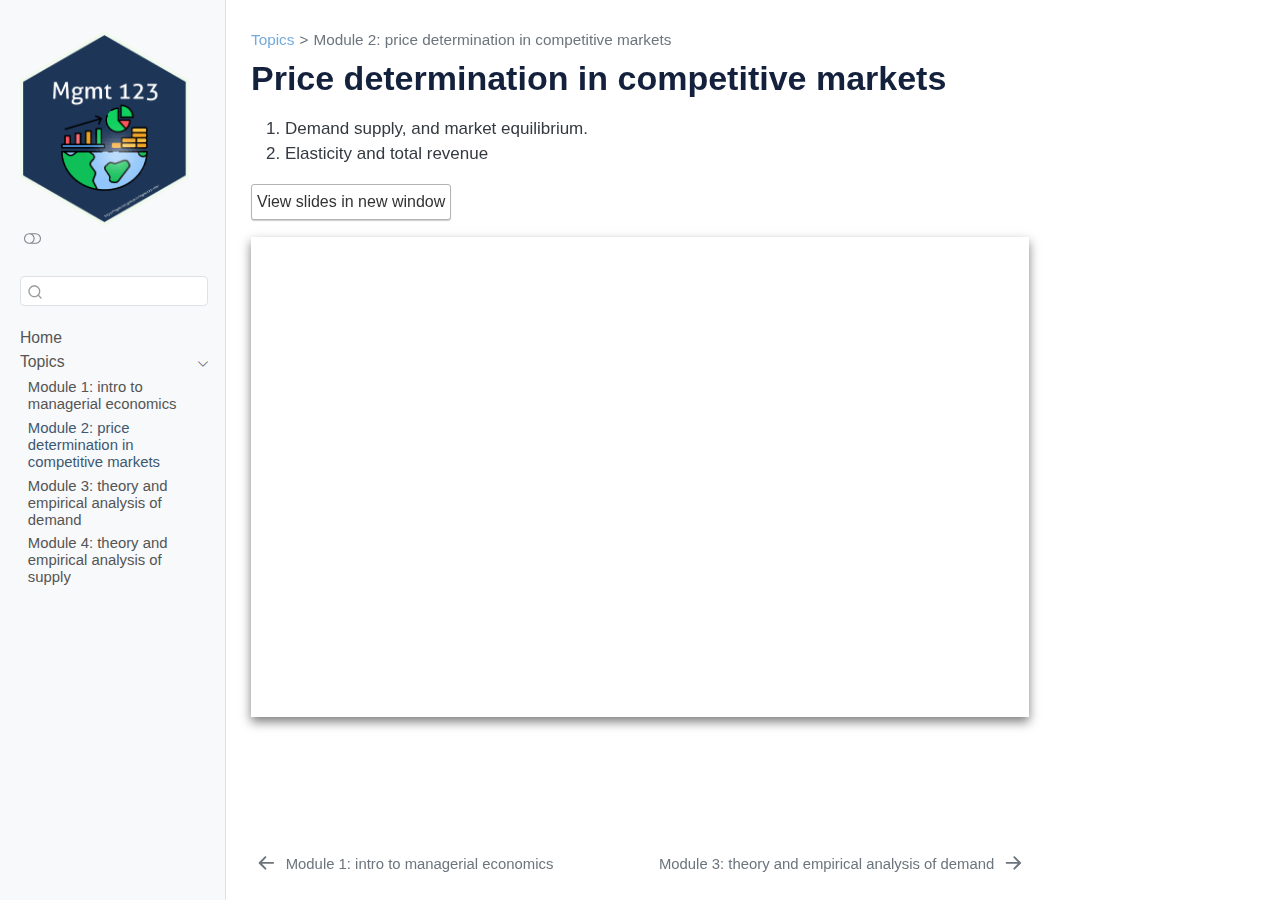
<file: docs/m2-price-determination-competitive-market.html>
<!DOCTYPE html>
<html xmlns="http://www.w3.org/1999/xhtml" lang="en" xml:lang="en"><head>

<meta charset="utf-8">
<meta name="generator" content="quarto-1.5.57">

<meta name="viewport" content="width=device-width, initial-scale=1.0, user-scalable=yes">


<title>Price determination in competitive markets – Mgmt 123</title>
<style>
code{white-space: pre-wrap;}
span.smallcaps{font-variant: small-caps;}
div.columns{display: flex; gap: min(4vw, 1.5em);}
div.column{flex: auto; overflow-x: auto;}
div.hanging-indent{margin-left: 1.5em; text-indent: -1.5em;}
ul.task-list{list-style: none;}
ul.task-list li input[type="checkbox"] {
  width: 0.8em;
  margin: 0 0.8em 0.2em -1em; /* quarto-specific, see https://github.com/quarto-dev/quarto-cli/issues/4556 */ 
  vertical-align: middle;
}
</style>


<script src="site_libs/quarto-nav/quarto-nav.js"></script>
<script src="site_libs/clipboard/clipboard.min.js"></script>
<script src="site_libs/quarto-search/autocomplete.umd.js"></script>
<script src="site_libs/quarto-search/fuse.min.js"></script>
<script src="site_libs/quarto-search/quarto-search.js"></script>
<meta name="quarto:offset" content="./">
<link href="./m3-theory-empirical-analysis-demand.html" rel="next">
<link href="./m1-intro-managerial-econ.html" rel="prev">
<link href="./plot/mgmt123-hex-logo.png" rel="icon" type="image/png">
<script src="site_libs/quarto-html/quarto.js"></script>
<script src="site_libs/quarto-html/popper.min.js"></script>
<script src="site_libs/quarto-html/tippy.umd.min.js"></script>
<script src="site_libs/quarto-html/anchor.min.js"></script>
<link href="site_libs/quarto-html/tippy.css" rel="stylesheet">
<link href="site_libs/quarto-html/quarto-syntax-highlighting.css" rel="stylesheet" class="quarto-color-scheme" id="quarto-text-highlighting-styles">
<link href="site_libs/quarto-html/quarto-syntax-highlighting-dark.css" rel="prefetch" class="quarto-color-scheme quarto-color-alternate" id="quarto-text-highlighting-styles">
<script src="site_libs/bootstrap/bootstrap.min.js"></script>
<link href="site_libs/bootstrap/bootstrap-icons.css" rel="stylesheet">
<link href="site_libs/bootstrap/bootstrap.min.css" rel="stylesheet" class="quarto-color-scheme" id="quarto-bootstrap" data-mode="light">
<link href="site_libs/bootstrap/bootstrap-dark.min.css" rel="prefetch" class="quarto-color-scheme quarto-color-alternate" id="quarto-bootstrap" data-mode="dark">
<script id="quarto-search-options" type="application/json">{
  "location": "sidebar",
  "copy-button": false,
  "collapse-after": 3,
  "panel-placement": "start",
  "type": "textbox",
  "limit": 50,
  "keyboard-shortcut": [
    "f",
    "/",
    "s"
  ],
  "show-item-context": false,
  "language": {
    "search-no-results-text": "No results",
    "search-matching-documents-text": "matching documents",
    "search-copy-link-title": "Copy link to search",
    "search-hide-matches-text": "Hide additional matches",
    "search-more-match-text": "more match in this document",
    "search-more-matches-text": "more matches in this document",
    "search-clear-button-title": "Clear",
    "search-text-placeholder": "",
    "search-detached-cancel-button-title": "Cancel",
    "search-submit-button-title": "Submit",
    "search-label": "Search"
  }
}</script>


</head>

<body class="nav-sidebar docked">

<div id="quarto-search-results"></div>
  <header id="quarto-header" class="headroom fixed-top">
  <nav class="quarto-secondary-nav">
    <div class="container-fluid d-flex">
      <button type="button" class="quarto-btn-toggle btn" data-bs-toggle="collapse" role="button" data-bs-target=".quarto-sidebar-collapse-item" aria-controls="quarto-sidebar" aria-expanded="false" aria-label="Toggle sidebar navigation" onclick="if (window.quartoToggleHeadroom) { window.quartoToggleHeadroom(); }">
        <i class="bi bi-layout-text-sidebar-reverse"></i>
      </button>
        <nav class="quarto-page-breadcrumbs" aria-label="breadcrumb"><ol class="breadcrumb"><li class="breadcrumb-item"><a href="./m1-intro-managerial-econ.html">Topics</a></li><li class="breadcrumb-item"><a href="./m2-price-determination-competitive-market.html">Module 2: price determination in competitive markets</a></li></ol></nav>
        <a class="flex-grow-1" role="navigation" data-bs-toggle="collapse" data-bs-target=".quarto-sidebar-collapse-item" aria-controls="quarto-sidebar" aria-expanded="false" aria-label="Toggle sidebar navigation" onclick="if (window.quartoToggleHeadroom) { window.quartoToggleHeadroom(); }">      
        </a>
      <button type="button" class="btn quarto-search-button" aria-label="Search" onclick="window.quartoOpenSearch();">
        <i class="bi bi-search"></i>
      </button>
    </div>
  </nav>
</header>
<!-- content -->
<div id="quarto-content" class="quarto-container page-columns page-rows-contents page-layout-article">
<!-- sidebar -->
  <nav id="quarto-sidebar" class="sidebar collapse collapse-horizontal quarto-sidebar-collapse-item sidebar-navigation docked overflow-auto">
    <div class="pt-lg-2 mt-2 text-left sidebar-header">
      <a href="./index.html" class="sidebar-logo-link">
      <img src="./plot/mgmt123-hex-logo.png" alt="" class="sidebar-logo py-0 d-lg-inline d-none">
      </a>
      <div class="sidebar-tools-main">
  <a href="" class="quarto-color-scheme-toggle quarto-navigation-tool  px-1" onclick="window.quartoToggleColorScheme(); return false;" title="Toggle dark mode"><i class="bi"></i></a>
</div>
      </div>
        <div class="mt-2 flex-shrink-0 align-items-center">
        <div class="sidebar-search">
        <div id="quarto-search" class="" title="Search"></div>
        </div>
        </div>
    <div class="sidebar-menu-container"> 
    <ul class="list-unstyled mt-1">
        <li class="sidebar-item">
  <div class="sidebar-item-container"> 
  <a href="./index.html" class="sidebar-item-text sidebar-link">
 <span class="menu-text">Home</span></a>
  </div>
</li>
        <li class="sidebar-item sidebar-item-section">
      <div class="sidebar-item-container"> 
            <a class="sidebar-item-text sidebar-link text-start" data-bs-toggle="collapse" data-bs-target="#quarto-sidebar-section-1" role="navigation" aria-expanded="true">
 <span class="menu-text">Topics</span></a>
          <a class="sidebar-item-toggle text-start" data-bs-toggle="collapse" data-bs-target="#quarto-sidebar-section-1" role="navigation" aria-expanded="true" aria-label="Toggle section">
            <i class="bi bi-chevron-right ms-2"></i>
          </a> 
      </div>
      <ul id="quarto-sidebar-section-1" class="collapse list-unstyled sidebar-section depth1 show">  
          <li class="sidebar-item">
  <div class="sidebar-item-container"> 
  <a href="./m1-intro-managerial-econ.html" class="sidebar-item-text sidebar-link">
 <span class="menu-text">Module 1: intro to managerial economics</span></a>
  </div>
</li>
          <li class="sidebar-item">
  <div class="sidebar-item-container"> 
  <a href="./m2-price-determination-competitive-market.html" class="sidebar-item-text sidebar-link active">
 <span class="menu-text">Module 2: price determination in competitive markets</span></a>
  </div>
</li>
          <li class="sidebar-item">
  <div class="sidebar-item-container"> 
  <a href="./m3-theory-empirical-analysis-demand.html" class="sidebar-item-text sidebar-link">
 <span class="menu-text">Module 3: theory and empirical analysis of demand</span></a>
  </div>
</li>
          <li class="sidebar-item">
  <div class="sidebar-item-container"> 
  <a href="./m4-theory-empirical-analysis-supply.html" class="sidebar-item-text sidebar-link">
 <span class="menu-text">Module 4: theory and empirical analysis of supply</span></a>
  </div>
</li>
      </ul>
  </li>
    </ul>
    </div>
</nav>
<div id="quarto-sidebar-glass" class="quarto-sidebar-collapse-item" data-bs-toggle="collapse" data-bs-target=".quarto-sidebar-collapse-item"></div>
<!-- margin-sidebar -->
    <div id="quarto-margin-sidebar" class="sidebar margin-sidebar zindex-bottom">
        
    </div>
<!-- main -->
<main class="content" id="quarto-document-content">

<header id="title-block-header" class="quarto-title-block default"><nav class="quarto-page-breadcrumbs quarto-title-breadcrumbs d-none d-lg-block" aria-label="breadcrumb"><ol class="breadcrumb"><li class="breadcrumb-item"><a href="./m1-intro-managerial-econ.html">Topics</a></li><li class="breadcrumb-item"><a href="./m2-price-determination-competitive-market.html">Module 2: price determination in competitive markets</a></li></ol></nav>
<div class="quarto-title">
<h1 class="title">Price determination in competitive markets</h1>
</div>



<div class="quarto-title-meta">

    
  
    
  </div>
  


</header>


<ol type="1">
<li>Demand supply, and market equilibrium.</li>
<li>Elasticity and total revenue</li>
</ol>
<p><a href="https://docs.google.com/presentation/d/e/2PACX-1vTPk7h0SOMOIOESI_vurfNiNBKzdMK_CMoEQAiJKobBU-56jHyJWpm62C3fbeqZ3w/embed?start=false&amp;loop=false&amp;delayms=60000" target="_blank" class="btn-slides">View slides in new window</a></p>
<div class="box" style="padding-bottom:56.25%; position:relative; display:block; width: 100%">
<iframe src="https://docs.google.com/presentation/d/e/2PACX-1vTPk7h0SOMOIOESI_vurfNiNBKzdMK_CMoEQAiJKobBU-56jHyJWpm62C3fbeqZ3w/embed?start=false&amp;loop=false&amp;delayms=60000" frameborder="0" width="100%" height="100%" allowfullscreen="true" mozallowfullscreen="true" webkitallowfullscreen="true" style="position:absolute; top:0; left: 0">
</iframe>
<p><br></p>
</div>



</main> <!-- /main -->
<script id="quarto-html-after-body" type="application/javascript">
window.document.addEventListener("DOMContentLoaded", function (event) {
  const toggleBodyColorMode = (bsSheetEl) => {
    const mode = bsSheetEl.getAttribute("data-mode");
    const bodyEl = window.document.querySelector("body");
    if (mode === "dark") {
      bodyEl.classList.add("quarto-dark");
      bodyEl.classList.remove("quarto-light");
    } else {
      bodyEl.classList.add("quarto-light");
      bodyEl.classList.remove("quarto-dark");
    }
  }
  const toggleBodyColorPrimary = () => {
    const bsSheetEl = window.document.querySelector("link#quarto-bootstrap");
    if (bsSheetEl) {
      toggleBodyColorMode(bsSheetEl);
    }
  }
  toggleBodyColorPrimary();  
  const disableStylesheet = (stylesheets) => {
    for (let i=0; i < stylesheets.length; i++) {
      const stylesheet = stylesheets[i];
      stylesheet.rel = 'prefetch';
    }
  }
  const enableStylesheet = (stylesheets) => {
    for (let i=0; i < stylesheets.length; i++) {
      const stylesheet = stylesheets[i];
      stylesheet.rel = 'stylesheet';
    }
  }
  const manageTransitions = (selector, allowTransitions) => {
    const els = window.document.querySelectorAll(selector);
    for (let i=0; i < els.length; i++) {
      const el = els[i];
      if (allowTransitions) {
        el.classList.remove('notransition');
      } else {
        el.classList.add('notransition');
      }
    }
  }
  const toggleGiscusIfUsed = (isAlternate, darkModeDefault) => {
    const baseTheme = document.querySelector('#giscus-base-theme')?.value ?? 'light';
    const alternateTheme = document.querySelector('#giscus-alt-theme')?.value ?? 'dark';
    let newTheme = '';
    if(darkModeDefault) {
      newTheme = isAlternate ? baseTheme : alternateTheme;
    } else {
      newTheme = isAlternate ? alternateTheme : baseTheme;
    }
    const changeGiscusTheme = () => {
      // From: https://github.com/giscus/giscus/issues/336
      const sendMessage = (message) => {
        const iframe = document.querySelector('iframe.giscus-frame');
        if (!iframe) return;
        iframe.contentWindow.postMessage({ giscus: message }, 'https://giscus.app');
      }
      sendMessage({
        setConfig: {
          theme: newTheme
        }
      });
    }
    const isGiscussLoaded = window.document.querySelector('iframe.giscus-frame') !== null;
    if (isGiscussLoaded) {
      changeGiscusTheme();
    }
  }
  const toggleColorMode = (alternate) => {
    // Switch the stylesheets
    const alternateStylesheets = window.document.querySelectorAll('link.quarto-color-scheme.quarto-color-alternate');
    manageTransitions('#quarto-margin-sidebar .nav-link', false);
    if (alternate) {
      enableStylesheet(alternateStylesheets);
      for (const sheetNode of alternateStylesheets) {
        if (sheetNode.id === "quarto-bootstrap") {
          toggleBodyColorMode(sheetNode);
        }
      }
    } else {
      disableStylesheet(alternateStylesheets);
      toggleBodyColorPrimary();
    }
    manageTransitions('#quarto-margin-sidebar .nav-link', true);
    // Switch the toggles
    const toggles = window.document.querySelectorAll('.quarto-color-scheme-toggle');
    for (let i=0; i < toggles.length; i++) {
      const toggle = toggles[i];
      if (toggle) {
        if (alternate) {
          toggle.classList.add("alternate");     
        } else {
          toggle.classList.remove("alternate");
        }
      }
    }
    // Hack to workaround the fact that safari doesn't
    // properly recolor the scrollbar when toggling (#1455)
    if (navigator.userAgent.indexOf('Safari') > 0 && navigator.userAgent.indexOf('Chrome') == -1) {
      manageTransitions("body", false);
      window.scrollTo(0, 1);
      setTimeout(() => {
        window.scrollTo(0, 0);
        manageTransitions("body", true);
      }, 40);  
    }
  }
  const isFileUrl = () => { 
    return window.location.protocol === 'file:';
  }
  const hasAlternateSentinel = () => {  
    let styleSentinel = getColorSchemeSentinel();
    if (styleSentinel !== null) {
      return styleSentinel === "alternate";
    } else {
      return false;
    }
  }
  const setStyleSentinel = (alternate) => {
    const value = alternate ? "alternate" : "default";
    if (!isFileUrl()) {
      window.localStorage.setItem("quarto-color-scheme", value);
    } else {
      localAlternateSentinel = value;
    }
  }
  const getColorSchemeSentinel = () => {
    if (!isFileUrl()) {
      const storageValue = window.localStorage.getItem("quarto-color-scheme");
      return storageValue != null ? storageValue : localAlternateSentinel;
    } else {
      return localAlternateSentinel;
    }
  }
  const darkModeDefault = false;
  let localAlternateSentinel = darkModeDefault ? 'alternate' : 'default';
  // Dark / light mode switch
  window.quartoToggleColorScheme = () => {
    // Read the current dark / light value 
    let toAlternate = !hasAlternateSentinel();
    toggleColorMode(toAlternate);
    setStyleSentinel(toAlternate);
    toggleGiscusIfUsed(toAlternate, darkModeDefault);
  };
  // Ensure there is a toggle, if there isn't float one in the top right
  if (window.document.querySelector('.quarto-color-scheme-toggle') === null) {
    const a = window.document.createElement('a');
    a.classList.add('top-right');
    a.classList.add('quarto-color-scheme-toggle');
    a.href = "";
    a.onclick = function() { try { window.quartoToggleColorScheme(); } catch {} return false; };
    const i = window.document.createElement("i");
    i.classList.add('bi');
    a.appendChild(i);
    window.document.body.appendChild(a);
  }
  // Switch to dark mode if need be
  if (hasAlternateSentinel()) {
    toggleColorMode(true);
  } else {
    toggleColorMode(false);
  }
  const icon = "";
  const anchorJS = new window.AnchorJS();
  anchorJS.options = {
    placement: 'right',
    icon: icon
  };
  anchorJS.add('.anchored');
  const isCodeAnnotation = (el) => {
    for (const clz of el.classList) {
      if (clz.startsWith('code-annotation-')) {                     
        return true;
      }
    }
    return false;
  }
  const onCopySuccess = function(e) {
    // button target
    const button = e.trigger;
    // don't keep focus
    button.blur();
    // flash "checked"
    button.classList.add('code-copy-button-checked');
    var currentTitle = button.getAttribute("title");
    button.setAttribute("title", "Copied!");
    let tooltip;
    if (window.bootstrap) {
      button.setAttribute("data-bs-toggle", "tooltip");
      button.setAttribute("data-bs-placement", "left");
      button.setAttribute("data-bs-title", "Copied!");
      tooltip = new bootstrap.Tooltip(button, 
        { trigger: "manual", 
          customClass: "code-copy-button-tooltip",
          offset: [0, -8]});
      tooltip.show();    
    }
    setTimeout(function() {
      if (tooltip) {
        tooltip.hide();
        button.removeAttribute("data-bs-title");
        button.removeAttribute("data-bs-toggle");
        button.removeAttribute("data-bs-placement");
      }
      button.setAttribute("title", currentTitle);
      button.classList.remove('code-copy-button-checked');
    }, 1000);
    // clear code selection
    e.clearSelection();
  }
  const getTextToCopy = function(trigger) {
      const codeEl = trigger.previousElementSibling.cloneNode(true);
      for (const childEl of codeEl.children) {
        if (isCodeAnnotation(childEl)) {
          childEl.remove();
        }
      }
      return codeEl.innerText;
  }
  const clipboard = new window.ClipboardJS('.code-copy-button:not([data-in-quarto-modal])', {
    text: getTextToCopy
  });
  clipboard.on('success', onCopySuccess);
  if (window.document.getElementById('quarto-embedded-source-code-modal')) {
    // For code content inside modals, clipBoardJS needs to be initialized with a container option
    // TODO: Check when it could be a function (https://github.com/zenorocha/clipboard.js/issues/860)
    const clipboardModal = new window.ClipboardJS('.code-copy-button[data-in-quarto-modal]', {
      text: getTextToCopy,
      container: window.document.getElementById('quarto-embedded-source-code-modal')
    });
    clipboardModal.on('success', onCopySuccess);
  }
    var localhostRegex = new RegExp(/^(?:http|https):\/\/localhost\:?[0-9]*\//);
    var mailtoRegex = new RegExp(/^mailto:/);
      var filterRegex = new RegExp("https:\/\/econ148-analytical-stat-package\.github\.io\/econ148-site\/");
    var isInternal = (href) => {
        return filterRegex.test(href) || localhostRegex.test(href) || mailtoRegex.test(href);
    }
    // Inspect non-navigation links and adorn them if external
 	var links = window.document.querySelectorAll('a[href]:not(.nav-link):not(.navbar-brand):not(.toc-action):not(.sidebar-link):not(.sidebar-item-toggle):not(.pagination-link):not(.no-external):not([aria-hidden]):not(.dropdown-item):not(.quarto-navigation-tool):not(.about-link)');
    for (var i=0; i<links.length; i++) {
      const link = links[i];
      if (!isInternal(link.href)) {
        // undo the damage that might have been done by quarto-nav.js in the case of
        // links that we want to consider external
        if (link.dataset.originalHref !== undefined) {
          link.href = link.dataset.originalHref;
        }
      }
    }
  function tippyHover(el, contentFn, onTriggerFn, onUntriggerFn) {
    const config = {
      allowHTML: true,
      maxWidth: 500,
      delay: 100,
      arrow: false,
      appendTo: function(el) {
          return el.parentElement;
      },
      interactive: true,
      interactiveBorder: 10,
      theme: 'quarto',
      placement: 'bottom-start',
    };
    if (contentFn) {
      config.content = contentFn;
    }
    if (onTriggerFn) {
      config.onTrigger = onTriggerFn;
    }
    if (onUntriggerFn) {
      config.onUntrigger = onUntriggerFn;
    }
    window.tippy(el, config); 
  }
  const noterefs = window.document.querySelectorAll('a[role="doc-noteref"]');
  for (var i=0; i<noterefs.length; i++) {
    const ref = noterefs[i];
    tippyHover(ref, function() {
      // use id or data attribute instead here
      let href = ref.getAttribute('data-footnote-href') || ref.getAttribute('href');
      try { href = new URL(href).hash; } catch {}
      const id = href.replace(/^#\/?/, "");
      const note = window.document.getElementById(id);
      if (note) {
        return note.innerHTML;
      } else {
        return "";
      }
    });
  }
  const xrefs = window.document.querySelectorAll('a.quarto-xref');
  const processXRef = (id, note) => {
    // Strip column container classes
    const stripColumnClz = (el) => {
      el.classList.remove("page-full", "page-columns");
      if (el.children) {
        for (const child of el.children) {
          stripColumnClz(child);
        }
      }
    }
    stripColumnClz(note)
    if (id === null || id.startsWith('sec-')) {
      // Special case sections, only their first couple elements
      const container = document.createElement("div");
      if (note.children && note.children.length > 2) {
        container.appendChild(note.children[0].cloneNode(true));
        for (let i = 1; i < note.children.length; i++) {
          const child = note.children[i];
          if (child.tagName === "P" && child.innerText === "") {
            continue;
          } else {
            container.appendChild(child.cloneNode(true));
            break;
          }
        }
        if (window.Quarto?.typesetMath) {
          window.Quarto.typesetMath(container);
        }
        return container.innerHTML
      } else {
        if (window.Quarto?.typesetMath) {
          window.Quarto.typesetMath(note);
        }
        return note.innerHTML;
      }
    } else {
      // Remove any anchor links if they are present
      const anchorLink = note.querySelector('a.anchorjs-link');
      if (anchorLink) {
        anchorLink.remove();
      }
      if (window.Quarto?.typesetMath) {
        window.Quarto.typesetMath(note);
      }
      // TODO in 1.5, we should make sure this works without a callout special case
      if (note.classList.contains("callout")) {
        return note.outerHTML;
      } else {
        return note.innerHTML;
      }
    }
  }
  for (var i=0; i<xrefs.length; i++) {
    const xref = xrefs[i];
    tippyHover(xref, undefined, function(instance) {
      instance.disable();
      let url = xref.getAttribute('href');
      let hash = undefined; 
      if (url.startsWith('#')) {
        hash = url;
      } else {
        try { hash = new URL(url).hash; } catch {}
      }
      if (hash) {
        const id = hash.replace(/^#\/?/, "");
        const note = window.document.getElementById(id);
        if (note !== null) {
          try {
            const html = processXRef(id, note.cloneNode(true));
            instance.setContent(html);
          } finally {
            instance.enable();
            instance.show();
          }
        } else {
          // See if we can fetch this
          fetch(url.split('#')[0])
          .then(res => res.text())
          .then(html => {
            const parser = new DOMParser();
            const htmlDoc = parser.parseFromString(html, "text/html");
            const note = htmlDoc.getElementById(id);
            if (note !== null) {
              const html = processXRef(id, note);
              instance.setContent(html);
            } 
          }).finally(() => {
            instance.enable();
            instance.show();
          });
        }
      } else {
        // See if we can fetch a full url (with no hash to target)
        // This is a special case and we should probably do some content thinning / targeting
        fetch(url)
        .then(res => res.text())
        .then(html => {
          const parser = new DOMParser();
          const htmlDoc = parser.parseFromString(html, "text/html");
          const note = htmlDoc.querySelector('main.content');
          if (note !== null) {
            // This should only happen for chapter cross references
            // (since there is no id in the URL)
            // remove the first header
            if (note.children.length > 0 && note.children[0].tagName === "HEADER") {
              note.children[0].remove();
            }
            const html = processXRef(null, note);
            instance.setContent(html);
          } 
        }).finally(() => {
          instance.enable();
          instance.show();
        });
      }
    }, function(instance) {
    });
  }
      let selectedAnnoteEl;
      const selectorForAnnotation = ( cell, annotation) => {
        let cellAttr = 'data-code-cell="' + cell + '"';
        let lineAttr = 'data-code-annotation="' +  annotation + '"';
        const selector = 'span[' + cellAttr + '][' + lineAttr + ']';
        return selector;
      }
      const selectCodeLines = (annoteEl) => {
        const doc = window.document;
        const targetCell = annoteEl.getAttribute("data-target-cell");
        const targetAnnotation = annoteEl.getAttribute("data-target-annotation");
        const annoteSpan = window.document.querySelector(selectorForAnnotation(targetCell, targetAnnotation));
        const lines = annoteSpan.getAttribute("data-code-lines").split(",");
        const lineIds = lines.map((line) => {
          return targetCell + "-" + line;
        })
        let top = null;
        let height = null;
        let parent = null;
        if (lineIds.length > 0) {
            //compute the position of the single el (top and bottom and make a div)
            const el = window.document.getElementById(lineIds[0]);
            top = el.offsetTop;
            height = el.offsetHeight;
            parent = el.parentElement.parentElement;
          if (lineIds.length > 1) {
            const lastEl = window.document.getElementById(lineIds[lineIds.length - 1]);
            const bottom = lastEl.offsetTop + lastEl.offsetHeight;
            height = bottom - top;
          }
          if (top !== null && height !== null && parent !== null) {
            // cook up a div (if necessary) and position it 
            let div = window.document.getElementById("code-annotation-line-highlight");
            if (div === null) {
              div = window.document.createElement("div");
              div.setAttribute("id", "code-annotation-line-highlight");
              div.style.position = 'absolute';
              parent.appendChild(div);
            }
            div.style.top = top - 2 + "px";
            div.style.height = height + 4 + "px";
            div.style.left = 0;
            let gutterDiv = window.document.getElementById("code-annotation-line-highlight-gutter");
            if (gutterDiv === null) {
              gutterDiv = window.document.createElement("div");
              gutterDiv.setAttribute("id", "code-annotation-line-highlight-gutter");
              gutterDiv.style.position = 'absolute';
              const codeCell = window.document.getElementById(targetCell);
              const gutter = codeCell.querySelector('.code-annotation-gutter');
              gutter.appendChild(gutterDiv);
            }
            gutterDiv.style.top = top - 2 + "px";
            gutterDiv.style.height = height + 4 + "px";
          }
          selectedAnnoteEl = annoteEl;
        }
      };
      const unselectCodeLines = () => {
        const elementsIds = ["code-annotation-line-highlight", "code-annotation-line-highlight-gutter"];
        elementsIds.forEach((elId) => {
          const div = window.document.getElementById(elId);
          if (div) {
            div.remove();
          }
        });
        selectedAnnoteEl = undefined;
      };
        // Handle positioning of the toggle
    window.addEventListener(
      "resize",
      throttle(() => {
        elRect = undefined;
        if (selectedAnnoteEl) {
          selectCodeLines(selectedAnnoteEl);
        }
      }, 10)
    );
    function throttle(fn, ms) {
    let throttle = false;
    let timer;
      return (...args) => {
        if(!throttle) { // first call gets through
            fn.apply(this, args);
            throttle = true;
        } else { // all the others get throttled
            if(timer) clearTimeout(timer); // cancel #2
            timer = setTimeout(() => {
              fn.apply(this, args);
              timer = throttle = false;
            }, ms);
        }
      };
    }
      // Attach click handler to the DT
      const annoteDls = window.document.querySelectorAll('dt[data-target-cell]');
      for (const annoteDlNode of annoteDls) {
        annoteDlNode.addEventListener('click', (event) => {
          const clickedEl = event.target;
          if (clickedEl !== selectedAnnoteEl) {
            unselectCodeLines();
            const activeEl = window.document.querySelector('dt[data-target-cell].code-annotation-active');
            if (activeEl) {
              activeEl.classList.remove('code-annotation-active');
            }
            selectCodeLines(clickedEl);
            clickedEl.classList.add('code-annotation-active');
          } else {
            // Unselect the line
            unselectCodeLines();
            clickedEl.classList.remove('code-annotation-active');
          }
        });
      }
  const findCites = (el) => {
    const parentEl = el.parentElement;
    if (parentEl) {
      const cites = parentEl.dataset.cites;
      if (cites) {
        return {
          el,
          cites: cites.split(' ')
        };
      } else {
        return findCites(el.parentElement)
      }
    } else {
      return undefined;
    }
  };
  var bibliorefs = window.document.querySelectorAll('a[role="doc-biblioref"]');
  for (var i=0; i<bibliorefs.length; i++) {
    const ref = bibliorefs[i];
    const citeInfo = findCites(ref);
    if (citeInfo) {
      tippyHover(citeInfo.el, function() {
        var popup = window.document.createElement('div');
        citeInfo.cites.forEach(function(cite) {
          var citeDiv = window.document.createElement('div');
          citeDiv.classList.add('hanging-indent');
          citeDiv.classList.add('csl-entry');
          var biblioDiv = window.document.getElementById('ref-' + cite);
          if (biblioDiv) {
            citeDiv.innerHTML = biblioDiv.innerHTML;
          }
          popup.appendChild(citeDiv);
        });
        return popup.innerHTML;
      });
    }
  }
});
</script>
<nav class="page-navigation">
  <div class="nav-page nav-page-previous">
      <a href="./m1-intro-managerial-econ.html" class="pagination-link" aria-label="Module 1: intro to managerial economics">
        <i class="bi bi-arrow-left-short"></i> <span class="nav-page-text">Module 1: intro to managerial economics</span>
      </a>          
  </div>
  <div class="nav-page nav-page-next">
      <a href="./m3-theory-empirical-analysis-demand.html" class="pagination-link" aria-label="Module 3: theory and empirical analysis of demand">
        <span class="nav-page-text">Module 3: theory and empirical analysis of demand</span> <i class="bi bi-arrow-right-short"></i>
      </a>
  </div>
</nav>
</div> <!-- /content -->




</body></html>
</file>
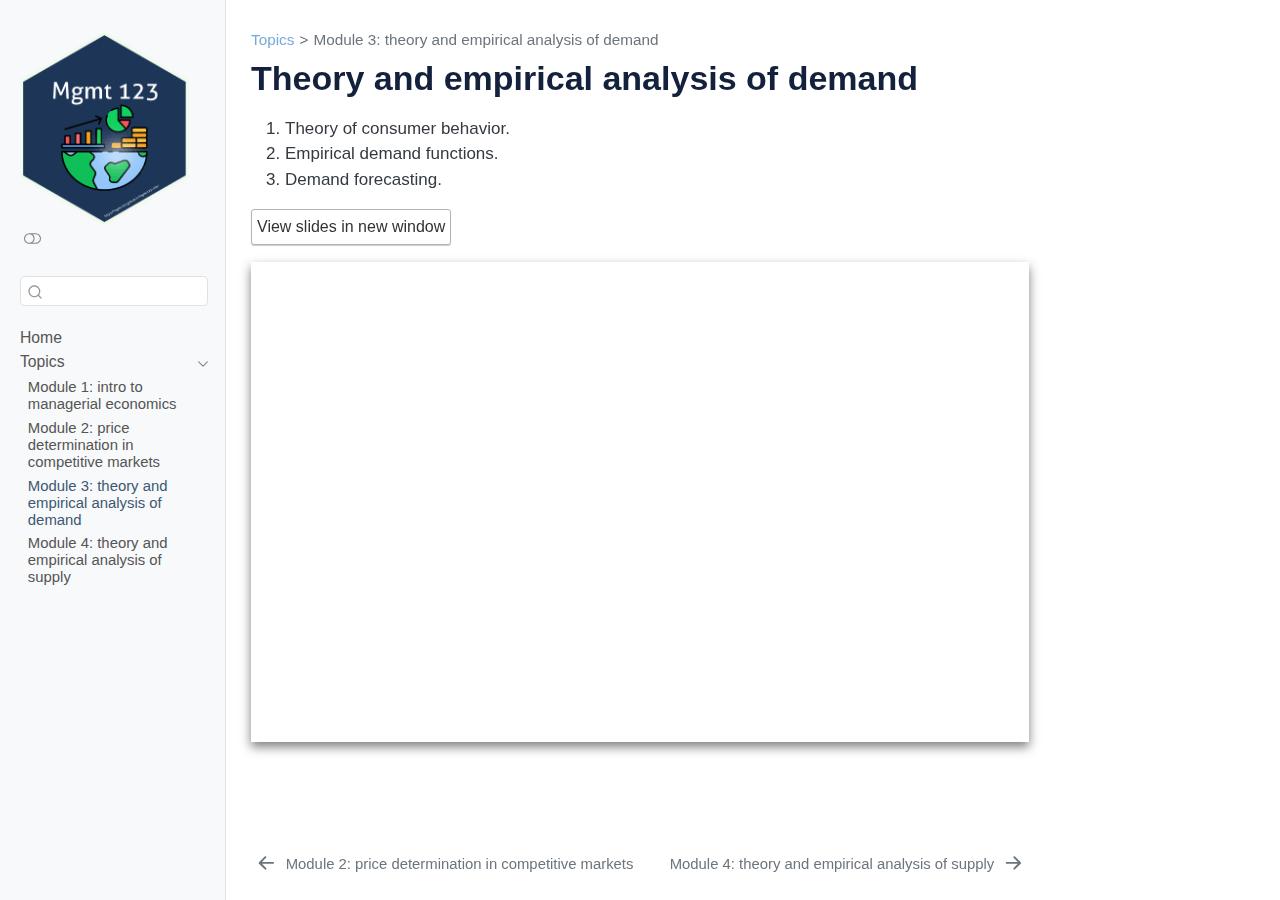
<file: docs/m3-theory-empirical-analysis-demand.html>
<!DOCTYPE html>
<html xmlns="http://www.w3.org/1999/xhtml" lang="en" xml:lang="en"><head>

<meta charset="utf-8">
<meta name="generator" content="quarto-1.5.57">

<meta name="viewport" content="width=device-width, initial-scale=1.0, user-scalable=yes">


<title>Theory and empirical analysis of demand – Mgmt 123</title>
<style>
code{white-space: pre-wrap;}
span.smallcaps{font-variant: small-caps;}
div.columns{display: flex; gap: min(4vw, 1.5em);}
div.column{flex: auto; overflow-x: auto;}
div.hanging-indent{margin-left: 1.5em; text-indent: -1.5em;}
ul.task-list{list-style: none;}
ul.task-list li input[type="checkbox"] {
  width: 0.8em;
  margin: 0 0.8em 0.2em -1em; /* quarto-specific, see https://github.com/quarto-dev/quarto-cli/issues/4556 */ 
  vertical-align: middle;
}
</style>


<script src="site_libs/quarto-nav/quarto-nav.js"></script>
<script src="site_libs/clipboard/clipboard.min.js"></script>
<script src="site_libs/quarto-search/autocomplete.umd.js"></script>
<script src="site_libs/quarto-search/fuse.min.js"></script>
<script src="site_libs/quarto-search/quarto-search.js"></script>
<meta name="quarto:offset" content="./">
<link href="./m4-theory-empirical-analysis-supply.html" rel="next">
<link href="./m2-price-determination-competitive-market.html" rel="prev">
<link href="./plot/mgmt123-hex-logo.png" rel="icon" type="image/png">
<script src="site_libs/quarto-html/quarto.js"></script>
<script src="site_libs/quarto-html/popper.min.js"></script>
<script src="site_libs/quarto-html/tippy.umd.min.js"></script>
<script src="site_libs/quarto-html/anchor.min.js"></script>
<link href="site_libs/quarto-html/tippy.css" rel="stylesheet">
<link href="site_libs/quarto-html/quarto-syntax-highlighting.css" rel="stylesheet" class="quarto-color-scheme" id="quarto-text-highlighting-styles">
<link href="site_libs/quarto-html/quarto-syntax-highlighting-dark.css" rel="prefetch" class="quarto-color-scheme quarto-color-alternate" id="quarto-text-highlighting-styles">
<script src="site_libs/bootstrap/bootstrap.min.js"></script>
<link href="site_libs/bootstrap/bootstrap-icons.css" rel="stylesheet">
<link href="site_libs/bootstrap/bootstrap.min.css" rel="stylesheet" class="quarto-color-scheme" id="quarto-bootstrap" data-mode="light">
<link href="site_libs/bootstrap/bootstrap-dark.min.css" rel="prefetch" class="quarto-color-scheme quarto-color-alternate" id="quarto-bootstrap" data-mode="dark">
<script id="quarto-search-options" type="application/json">{
  "location": "sidebar",
  "copy-button": false,
  "collapse-after": 3,
  "panel-placement": "start",
  "type": "textbox",
  "limit": 50,
  "keyboard-shortcut": [
    "f",
    "/",
    "s"
  ],
  "show-item-context": false,
  "language": {
    "search-no-results-text": "No results",
    "search-matching-documents-text": "matching documents",
    "search-copy-link-title": "Copy link to search",
    "search-hide-matches-text": "Hide additional matches",
    "search-more-match-text": "more match in this document",
    "search-more-matches-text": "more matches in this document",
    "search-clear-button-title": "Clear",
    "search-text-placeholder": "",
    "search-detached-cancel-button-title": "Cancel",
    "search-submit-button-title": "Submit",
    "search-label": "Search"
  }
}</script>


</head>

<body class="nav-sidebar docked">

<div id="quarto-search-results"></div>
  <header id="quarto-header" class="headroom fixed-top">
  <nav class="quarto-secondary-nav">
    <div class="container-fluid d-flex">
      <button type="button" class="quarto-btn-toggle btn" data-bs-toggle="collapse" role="button" data-bs-target=".quarto-sidebar-collapse-item" aria-controls="quarto-sidebar" aria-expanded="false" aria-label="Toggle sidebar navigation" onclick="if (window.quartoToggleHeadroom) { window.quartoToggleHeadroom(); }">
        <i class="bi bi-layout-text-sidebar-reverse"></i>
      </button>
        <nav class="quarto-page-breadcrumbs" aria-label="breadcrumb"><ol class="breadcrumb"><li class="breadcrumb-item"><a href="./m1-intro-managerial-econ.html">Topics</a></li><li class="breadcrumb-item"><a href="./m3-theory-empirical-analysis-demand.html">Module 3: theory and empirical analysis of demand</a></li></ol></nav>
        <a class="flex-grow-1" role="navigation" data-bs-toggle="collapse" data-bs-target=".quarto-sidebar-collapse-item" aria-controls="quarto-sidebar" aria-expanded="false" aria-label="Toggle sidebar navigation" onclick="if (window.quartoToggleHeadroom) { window.quartoToggleHeadroom(); }">      
        </a>
      <button type="button" class="btn quarto-search-button" aria-label="Search" onclick="window.quartoOpenSearch();">
        <i class="bi bi-search"></i>
      </button>
    </div>
  </nav>
</header>
<!-- content -->
<div id="quarto-content" class="quarto-container page-columns page-rows-contents page-layout-article">
<!-- sidebar -->
  <nav id="quarto-sidebar" class="sidebar collapse collapse-horizontal quarto-sidebar-collapse-item sidebar-navigation docked overflow-auto">
    <div class="pt-lg-2 mt-2 text-left sidebar-header">
      <a href="./index.html" class="sidebar-logo-link">
      <img src="./plot/mgmt123-hex-logo.png" alt="" class="sidebar-logo py-0 d-lg-inline d-none">
      </a>
      <div class="sidebar-tools-main">
  <a href="" class="quarto-color-scheme-toggle quarto-navigation-tool  px-1" onclick="window.quartoToggleColorScheme(); return false;" title="Toggle dark mode"><i class="bi"></i></a>
</div>
      </div>
        <div class="mt-2 flex-shrink-0 align-items-center">
        <div class="sidebar-search">
        <div id="quarto-search" class="" title="Search"></div>
        </div>
        </div>
    <div class="sidebar-menu-container"> 
    <ul class="list-unstyled mt-1">
        <li class="sidebar-item">
  <div class="sidebar-item-container"> 
  <a href="./index.html" class="sidebar-item-text sidebar-link">
 <span class="menu-text">Home</span></a>
  </div>
</li>
        <li class="sidebar-item sidebar-item-section">
      <div class="sidebar-item-container"> 
            <a class="sidebar-item-text sidebar-link text-start" data-bs-toggle="collapse" data-bs-target="#quarto-sidebar-section-1" role="navigation" aria-expanded="true">
 <span class="menu-text">Topics</span></a>
          <a class="sidebar-item-toggle text-start" data-bs-toggle="collapse" data-bs-target="#quarto-sidebar-section-1" role="navigation" aria-expanded="true" aria-label="Toggle section">
            <i class="bi bi-chevron-right ms-2"></i>
          </a> 
      </div>
      <ul id="quarto-sidebar-section-1" class="collapse list-unstyled sidebar-section depth1 show">  
          <li class="sidebar-item">
  <div class="sidebar-item-container"> 
  <a href="./m1-intro-managerial-econ.html" class="sidebar-item-text sidebar-link">
 <span class="menu-text">Module 1: intro to managerial economics</span></a>
  </div>
</li>
          <li class="sidebar-item">
  <div class="sidebar-item-container"> 
  <a href="./m2-price-determination-competitive-market.html" class="sidebar-item-text sidebar-link">
 <span class="menu-text">Module 2: price determination in competitive markets</span></a>
  </div>
</li>
          <li class="sidebar-item">
  <div class="sidebar-item-container"> 
  <a href="./m3-theory-empirical-analysis-demand.html" class="sidebar-item-text sidebar-link active">
 <span class="menu-text">Module 3: theory and empirical analysis of demand</span></a>
  </div>
</li>
          <li class="sidebar-item">
  <div class="sidebar-item-container"> 
  <a href="./m4-theory-empirical-analysis-supply.html" class="sidebar-item-text sidebar-link">
 <span class="menu-text">Module 4: theory and empirical analysis of supply</span></a>
  </div>
</li>
      </ul>
  </li>
    </ul>
    </div>
</nav>
<div id="quarto-sidebar-glass" class="quarto-sidebar-collapse-item" data-bs-toggle="collapse" data-bs-target=".quarto-sidebar-collapse-item"></div>
<!-- margin-sidebar -->
    <div id="quarto-margin-sidebar" class="sidebar margin-sidebar zindex-bottom">
        
    </div>
<!-- main -->
<main class="content" id="quarto-document-content">

<header id="title-block-header" class="quarto-title-block default"><nav class="quarto-page-breadcrumbs quarto-title-breadcrumbs d-none d-lg-block" aria-label="breadcrumb"><ol class="breadcrumb"><li class="breadcrumb-item"><a href="./m1-intro-managerial-econ.html">Topics</a></li><li class="breadcrumb-item"><a href="./m3-theory-empirical-analysis-demand.html">Module 3: theory and empirical analysis of demand</a></li></ol></nav>
<div class="quarto-title">
<h1 class="title">Theory and empirical analysis of demand</h1>
</div>



<div class="quarto-title-meta">

    
  
    
  </div>
  


</header>


<ol type="1">
<li>Theory of consumer behavior.</li>
<li>Empirical demand functions.</li>
<li>Demand forecasting.</li>
</ol>
<p><a href="https://docs.google.com/presentation/d/e/2PACX-1vTlJewmridIHPtRDGD4z2fSht3unTYf6n5noCF0HTDPkicpkuvDfU_uhDYaQlgCzA/embed?start=false&amp;loop=false&amp;delayms=60000" target="_blank" class="btn-slides">View slides in new window</a></p>
<div class="box" style="padding-bottom:56.25%; position:relative; display:block; width: 100%">
<iframe src="https://docs.google.com/presentation/d/e/2PACX-1vTlJewmridIHPtRDGD4z2fSht3unTYf6n5noCF0HTDPkicpkuvDfU_uhDYaQlgCzA/embed?start=false&amp;loop=false&amp;delayms=60000" frameborder="0" width="100%" height="100%" allowfullscreen="true" mozallowfullscreen="true" webkitallowfullscreen="true" style="position:absolute; top:0; left: 0">
</iframe>
<p><br></p>
</div>



</main> <!-- /main -->
<script id="quarto-html-after-body" type="application/javascript">
window.document.addEventListener("DOMContentLoaded", function (event) {
  const toggleBodyColorMode = (bsSheetEl) => {
    const mode = bsSheetEl.getAttribute("data-mode");
    const bodyEl = window.document.querySelector("body");
    if (mode === "dark") {
      bodyEl.classList.add("quarto-dark");
      bodyEl.classList.remove("quarto-light");
    } else {
      bodyEl.classList.add("quarto-light");
      bodyEl.classList.remove("quarto-dark");
    }
  }
  const toggleBodyColorPrimary = () => {
    const bsSheetEl = window.document.querySelector("link#quarto-bootstrap");
    if (bsSheetEl) {
      toggleBodyColorMode(bsSheetEl);
    }
  }
  toggleBodyColorPrimary();  
  const disableStylesheet = (stylesheets) => {
    for (let i=0; i < stylesheets.length; i++) {
      const stylesheet = stylesheets[i];
      stylesheet.rel = 'prefetch';
    }
  }
  const enableStylesheet = (stylesheets) => {
    for (let i=0; i < stylesheets.length; i++) {
      const stylesheet = stylesheets[i];
      stylesheet.rel = 'stylesheet';
    }
  }
  const manageTransitions = (selector, allowTransitions) => {
    const els = window.document.querySelectorAll(selector);
    for (let i=0; i < els.length; i++) {
      const el = els[i];
      if (allowTransitions) {
        el.classList.remove('notransition');
      } else {
        el.classList.add('notransition');
      }
    }
  }
  const toggleGiscusIfUsed = (isAlternate, darkModeDefault) => {
    const baseTheme = document.querySelector('#giscus-base-theme')?.value ?? 'light';
    const alternateTheme = document.querySelector('#giscus-alt-theme')?.value ?? 'dark';
    let newTheme = '';
    if(darkModeDefault) {
      newTheme = isAlternate ? baseTheme : alternateTheme;
    } else {
      newTheme = isAlternate ? alternateTheme : baseTheme;
    }
    const changeGiscusTheme = () => {
      // From: https://github.com/giscus/giscus/issues/336
      const sendMessage = (message) => {
        const iframe = document.querySelector('iframe.giscus-frame');
        if (!iframe) return;
        iframe.contentWindow.postMessage({ giscus: message }, 'https://giscus.app');
      }
      sendMessage({
        setConfig: {
          theme: newTheme
        }
      });
    }
    const isGiscussLoaded = window.document.querySelector('iframe.giscus-frame') !== null;
    if (isGiscussLoaded) {
      changeGiscusTheme();
    }
  }
  const toggleColorMode = (alternate) => {
    // Switch the stylesheets
    const alternateStylesheets = window.document.querySelectorAll('link.quarto-color-scheme.quarto-color-alternate');
    manageTransitions('#quarto-margin-sidebar .nav-link', false);
    if (alternate) {
      enableStylesheet(alternateStylesheets);
      for (const sheetNode of alternateStylesheets) {
        if (sheetNode.id === "quarto-bootstrap") {
          toggleBodyColorMode(sheetNode);
        }
      }
    } else {
      disableStylesheet(alternateStylesheets);
      toggleBodyColorPrimary();
    }
    manageTransitions('#quarto-margin-sidebar .nav-link', true);
    // Switch the toggles
    const toggles = window.document.querySelectorAll('.quarto-color-scheme-toggle');
    for (let i=0; i < toggles.length; i++) {
      const toggle = toggles[i];
      if (toggle) {
        if (alternate) {
          toggle.classList.add("alternate");     
        } else {
          toggle.classList.remove("alternate");
        }
      }
    }
    // Hack to workaround the fact that safari doesn't
    // properly recolor the scrollbar when toggling (#1455)
    if (navigator.userAgent.indexOf('Safari') > 0 && navigator.userAgent.indexOf('Chrome') == -1) {
      manageTransitions("body", false);
      window.scrollTo(0, 1);
      setTimeout(() => {
        window.scrollTo(0, 0);
        manageTransitions("body", true);
      }, 40);  
    }
  }
  const isFileUrl = () => { 
    return window.location.protocol === 'file:';
  }
  const hasAlternateSentinel = () => {  
    let styleSentinel = getColorSchemeSentinel();
    if (styleSentinel !== null) {
      return styleSentinel === "alternate";
    } else {
      return false;
    }
  }
  const setStyleSentinel = (alternate) => {
    const value = alternate ? "alternate" : "default";
    if (!isFileUrl()) {
      window.localStorage.setItem("quarto-color-scheme", value);
    } else {
      localAlternateSentinel = value;
    }
  }
  const getColorSchemeSentinel = () => {
    if (!isFileUrl()) {
      const storageValue = window.localStorage.getItem("quarto-color-scheme");
      return storageValue != null ? storageValue : localAlternateSentinel;
    } else {
      return localAlternateSentinel;
    }
  }
  const darkModeDefault = false;
  let localAlternateSentinel = darkModeDefault ? 'alternate' : 'default';
  // Dark / light mode switch
  window.quartoToggleColorScheme = () => {
    // Read the current dark / light value 
    let toAlternate = !hasAlternateSentinel();
    toggleColorMode(toAlternate);
    setStyleSentinel(toAlternate);
    toggleGiscusIfUsed(toAlternate, darkModeDefault);
  };
  // Ensure there is a toggle, if there isn't float one in the top right
  if (window.document.querySelector('.quarto-color-scheme-toggle') === null) {
    const a = window.document.createElement('a');
    a.classList.add('top-right');
    a.classList.add('quarto-color-scheme-toggle');
    a.href = "";
    a.onclick = function() { try { window.quartoToggleColorScheme(); } catch {} return false; };
    const i = window.document.createElement("i");
    i.classList.add('bi');
    a.appendChild(i);
    window.document.body.appendChild(a);
  }
  // Switch to dark mode if need be
  if (hasAlternateSentinel()) {
    toggleColorMode(true);
  } else {
    toggleColorMode(false);
  }
  const icon = "";
  const anchorJS = new window.AnchorJS();
  anchorJS.options = {
    placement: 'right',
    icon: icon
  };
  anchorJS.add('.anchored');
  const isCodeAnnotation = (el) => {
    for (const clz of el.classList) {
      if (clz.startsWith('code-annotation-')) {                     
        return true;
      }
    }
    return false;
  }
  const onCopySuccess = function(e) {
    // button target
    const button = e.trigger;
    // don't keep focus
    button.blur();
    // flash "checked"
    button.classList.add('code-copy-button-checked');
    var currentTitle = button.getAttribute("title");
    button.setAttribute("title", "Copied!");
    let tooltip;
    if (window.bootstrap) {
      button.setAttribute("data-bs-toggle", "tooltip");
      button.setAttribute("data-bs-placement", "left");
      button.setAttribute("data-bs-title", "Copied!");
      tooltip = new bootstrap.Tooltip(button, 
        { trigger: "manual", 
          customClass: "code-copy-button-tooltip",
          offset: [0, -8]});
      tooltip.show();    
    }
    setTimeout(function() {
      if (tooltip) {
        tooltip.hide();
        button.removeAttribute("data-bs-title");
        button.removeAttribute("data-bs-toggle");
        button.removeAttribute("data-bs-placement");
      }
      button.setAttribute("title", currentTitle);
      button.classList.remove('code-copy-button-checked');
    }, 1000);
    // clear code selection
    e.clearSelection();
  }
  const getTextToCopy = function(trigger) {
      const codeEl = trigger.previousElementSibling.cloneNode(true);
      for (const childEl of codeEl.children) {
        if (isCodeAnnotation(childEl)) {
          childEl.remove();
        }
      }
      return codeEl.innerText;
  }
  const clipboard = new window.ClipboardJS('.code-copy-button:not([data-in-quarto-modal])', {
    text: getTextToCopy
  });
  clipboard.on('success', onCopySuccess);
  if (window.document.getElementById('quarto-embedded-source-code-modal')) {
    // For code content inside modals, clipBoardJS needs to be initialized with a container option
    // TODO: Check when it could be a function (https://github.com/zenorocha/clipboard.js/issues/860)
    const clipboardModal = new window.ClipboardJS('.code-copy-button[data-in-quarto-modal]', {
      text: getTextToCopy,
      container: window.document.getElementById('quarto-embedded-source-code-modal')
    });
    clipboardModal.on('success', onCopySuccess);
  }
    var localhostRegex = new RegExp(/^(?:http|https):\/\/localhost\:?[0-9]*\//);
    var mailtoRegex = new RegExp(/^mailto:/);
      var filterRegex = new RegExp("https:\/\/econ148-analytical-stat-package\.github\.io\/econ148-site\/");
    var isInternal = (href) => {
        return filterRegex.test(href) || localhostRegex.test(href) || mailtoRegex.test(href);
    }
    // Inspect non-navigation links and adorn them if external
 	var links = window.document.querySelectorAll('a[href]:not(.nav-link):not(.navbar-brand):not(.toc-action):not(.sidebar-link):not(.sidebar-item-toggle):not(.pagination-link):not(.no-external):not([aria-hidden]):not(.dropdown-item):not(.quarto-navigation-tool):not(.about-link)');
    for (var i=0; i<links.length; i++) {
      const link = links[i];
      if (!isInternal(link.href)) {
        // undo the damage that might have been done by quarto-nav.js in the case of
        // links that we want to consider external
        if (link.dataset.originalHref !== undefined) {
          link.href = link.dataset.originalHref;
        }
      }
    }
  function tippyHover(el, contentFn, onTriggerFn, onUntriggerFn) {
    const config = {
      allowHTML: true,
      maxWidth: 500,
      delay: 100,
      arrow: false,
      appendTo: function(el) {
          return el.parentElement;
      },
      interactive: true,
      interactiveBorder: 10,
      theme: 'quarto',
      placement: 'bottom-start',
    };
    if (contentFn) {
      config.content = contentFn;
    }
    if (onTriggerFn) {
      config.onTrigger = onTriggerFn;
    }
    if (onUntriggerFn) {
      config.onUntrigger = onUntriggerFn;
    }
    window.tippy(el, config); 
  }
  const noterefs = window.document.querySelectorAll('a[role="doc-noteref"]');
  for (var i=0; i<noterefs.length; i++) {
    const ref = noterefs[i];
    tippyHover(ref, function() {
      // use id or data attribute instead here
      let href = ref.getAttribute('data-footnote-href') || ref.getAttribute('href');
      try { href = new URL(href).hash; } catch {}
      const id = href.replace(/^#\/?/, "");
      const note = window.document.getElementById(id);
      if (note) {
        return note.innerHTML;
      } else {
        return "";
      }
    });
  }
  const xrefs = window.document.querySelectorAll('a.quarto-xref');
  const processXRef = (id, note) => {
    // Strip column container classes
    const stripColumnClz = (el) => {
      el.classList.remove("page-full", "page-columns");
      if (el.children) {
        for (const child of el.children) {
          stripColumnClz(child);
        }
      }
    }
    stripColumnClz(note)
    if (id === null || id.startsWith('sec-')) {
      // Special case sections, only their first couple elements
      const container = document.createElement("div");
      if (note.children && note.children.length > 2) {
        container.appendChild(note.children[0].cloneNode(true));
        for (let i = 1; i < note.children.length; i++) {
          const child = note.children[i];
          if (child.tagName === "P" && child.innerText === "") {
            continue;
          } else {
            container.appendChild(child.cloneNode(true));
            break;
          }
        }
        if (window.Quarto?.typesetMath) {
          window.Quarto.typesetMath(container);
        }
        return container.innerHTML
      } else {
        if (window.Quarto?.typesetMath) {
          window.Quarto.typesetMath(note);
        }
        return note.innerHTML;
      }
    } else {
      // Remove any anchor links if they are present
      const anchorLink = note.querySelector('a.anchorjs-link');
      if (anchorLink) {
        anchorLink.remove();
      }
      if (window.Quarto?.typesetMath) {
        window.Quarto.typesetMath(note);
      }
      // TODO in 1.5, we should make sure this works without a callout special case
      if (note.classList.contains("callout")) {
        return note.outerHTML;
      } else {
        return note.innerHTML;
      }
    }
  }
  for (var i=0; i<xrefs.length; i++) {
    const xref = xrefs[i];
    tippyHover(xref, undefined, function(instance) {
      instance.disable();
      let url = xref.getAttribute('href');
      let hash = undefined; 
      if (url.startsWith('#')) {
        hash = url;
      } else {
        try { hash = new URL(url).hash; } catch {}
      }
      if (hash) {
        const id = hash.replace(/^#\/?/, "");
        const note = window.document.getElementById(id);
        if (note !== null) {
          try {
            const html = processXRef(id, note.cloneNode(true));
            instance.setContent(html);
          } finally {
            instance.enable();
            instance.show();
          }
        } else {
          // See if we can fetch this
          fetch(url.split('#')[0])
          .then(res => res.text())
          .then(html => {
            const parser = new DOMParser();
            const htmlDoc = parser.parseFromString(html, "text/html");
            const note = htmlDoc.getElementById(id);
            if (note !== null) {
              const html = processXRef(id, note);
              instance.setContent(html);
            } 
          }).finally(() => {
            instance.enable();
            instance.show();
          });
        }
      } else {
        // See if we can fetch a full url (with no hash to target)
        // This is a special case and we should probably do some content thinning / targeting
        fetch(url)
        .then(res => res.text())
        .then(html => {
          const parser = new DOMParser();
          const htmlDoc = parser.parseFromString(html, "text/html");
          const note = htmlDoc.querySelector('main.content');
          if (note !== null) {
            // This should only happen for chapter cross references
            // (since there is no id in the URL)
            // remove the first header
            if (note.children.length > 0 && note.children[0].tagName === "HEADER") {
              note.children[0].remove();
            }
            const html = processXRef(null, note);
            instance.setContent(html);
          } 
        }).finally(() => {
          instance.enable();
          instance.show();
        });
      }
    }, function(instance) {
    });
  }
      let selectedAnnoteEl;
      const selectorForAnnotation = ( cell, annotation) => {
        let cellAttr = 'data-code-cell="' + cell + '"';
        let lineAttr = 'data-code-annotation="' +  annotation + '"';
        const selector = 'span[' + cellAttr + '][' + lineAttr + ']';
        return selector;
      }
      const selectCodeLines = (annoteEl) => {
        const doc = window.document;
        const targetCell = annoteEl.getAttribute("data-target-cell");
        const targetAnnotation = annoteEl.getAttribute("data-target-annotation");
        const annoteSpan = window.document.querySelector(selectorForAnnotation(targetCell, targetAnnotation));
        const lines = annoteSpan.getAttribute("data-code-lines").split(",");
        const lineIds = lines.map((line) => {
          return targetCell + "-" + line;
        })
        let top = null;
        let height = null;
        let parent = null;
        if (lineIds.length > 0) {
            //compute the position of the single el (top and bottom and make a div)
            const el = window.document.getElementById(lineIds[0]);
            top = el.offsetTop;
            height = el.offsetHeight;
            parent = el.parentElement.parentElement;
          if (lineIds.length > 1) {
            const lastEl = window.document.getElementById(lineIds[lineIds.length - 1]);
            const bottom = lastEl.offsetTop + lastEl.offsetHeight;
            height = bottom - top;
          }
          if (top !== null && height !== null && parent !== null) {
            // cook up a div (if necessary) and position it 
            let div = window.document.getElementById("code-annotation-line-highlight");
            if (div === null) {
              div = window.document.createElement("div");
              div.setAttribute("id", "code-annotation-line-highlight");
              div.style.position = 'absolute';
              parent.appendChild(div);
            }
            div.style.top = top - 2 + "px";
            div.style.height = height + 4 + "px";
            div.style.left = 0;
            let gutterDiv = window.document.getElementById("code-annotation-line-highlight-gutter");
            if (gutterDiv === null) {
              gutterDiv = window.document.createElement("div");
              gutterDiv.setAttribute("id", "code-annotation-line-highlight-gutter");
              gutterDiv.style.position = 'absolute';
              const codeCell = window.document.getElementById(targetCell);
              const gutter = codeCell.querySelector('.code-annotation-gutter');
              gutter.appendChild(gutterDiv);
            }
            gutterDiv.style.top = top - 2 + "px";
            gutterDiv.style.height = height + 4 + "px";
          }
          selectedAnnoteEl = annoteEl;
        }
      };
      const unselectCodeLines = () => {
        const elementsIds = ["code-annotation-line-highlight", "code-annotation-line-highlight-gutter"];
        elementsIds.forEach((elId) => {
          const div = window.document.getElementById(elId);
          if (div) {
            div.remove();
          }
        });
        selectedAnnoteEl = undefined;
      };
        // Handle positioning of the toggle
    window.addEventListener(
      "resize",
      throttle(() => {
        elRect = undefined;
        if (selectedAnnoteEl) {
          selectCodeLines(selectedAnnoteEl);
        }
      }, 10)
    );
    function throttle(fn, ms) {
    let throttle = false;
    let timer;
      return (...args) => {
        if(!throttle) { // first call gets through
            fn.apply(this, args);
            throttle = true;
        } else { // all the others get throttled
            if(timer) clearTimeout(timer); // cancel #2
            timer = setTimeout(() => {
              fn.apply(this, args);
              timer = throttle = false;
            }, ms);
        }
      };
    }
      // Attach click handler to the DT
      const annoteDls = window.document.querySelectorAll('dt[data-target-cell]');
      for (const annoteDlNode of annoteDls) {
        annoteDlNode.addEventListener('click', (event) => {
          const clickedEl = event.target;
          if (clickedEl !== selectedAnnoteEl) {
            unselectCodeLines();
            const activeEl = window.document.querySelector('dt[data-target-cell].code-annotation-active');
            if (activeEl) {
              activeEl.classList.remove('code-annotation-active');
            }
            selectCodeLines(clickedEl);
            clickedEl.classList.add('code-annotation-active');
          } else {
            // Unselect the line
            unselectCodeLines();
            clickedEl.classList.remove('code-annotation-active');
          }
        });
      }
  const findCites = (el) => {
    const parentEl = el.parentElement;
    if (parentEl) {
      const cites = parentEl.dataset.cites;
      if (cites) {
        return {
          el,
          cites: cites.split(' ')
        };
      } else {
        return findCites(el.parentElement)
      }
    } else {
      return undefined;
    }
  };
  var bibliorefs = window.document.querySelectorAll('a[role="doc-biblioref"]');
  for (var i=0; i<bibliorefs.length; i++) {
    const ref = bibliorefs[i];
    const citeInfo = findCites(ref);
    if (citeInfo) {
      tippyHover(citeInfo.el, function() {
        var popup = window.document.createElement('div');
        citeInfo.cites.forEach(function(cite) {
          var citeDiv = window.document.createElement('div');
          citeDiv.classList.add('hanging-indent');
          citeDiv.classList.add('csl-entry');
          var biblioDiv = window.document.getElementById('ref-' + cite);
          if (biblioDiv) {
            citeDiv.innerHTML = biblioDiv.innerHTML;
          }
          popup.appendChild(citeDiv);
        });
        return popup.innerHTML;
      });
    }
  }
});
</script>
<nav class="page-navigation">
  <div class="nav-page nav-page-previous">
      <a href="./m2-price-determination-competitive-market.html" class="pagination-link" aria-label="Module 2: price determination in competitive markets">
        <i class="bi bi-arrow-left-short"></i> <span class="nav-page-text">Module 2: price determination in competitive markets</span>
      </a>          
  </div>
  <div class="nav-page nav-page-next">
      <a href="./m4-theory-empirical-analysis-supply.html" class="pagination-link" aria-label="Module 4: theory and empirical analysis of supply">
        <span class="nav-page-text">Module 4: theory and empirical analysis of supply</span> <i class="bi bi-arrow-right-short"></i>
      </a>
  </div>
</nav>
</div> <!-- /content -->




</body></html>
</file>
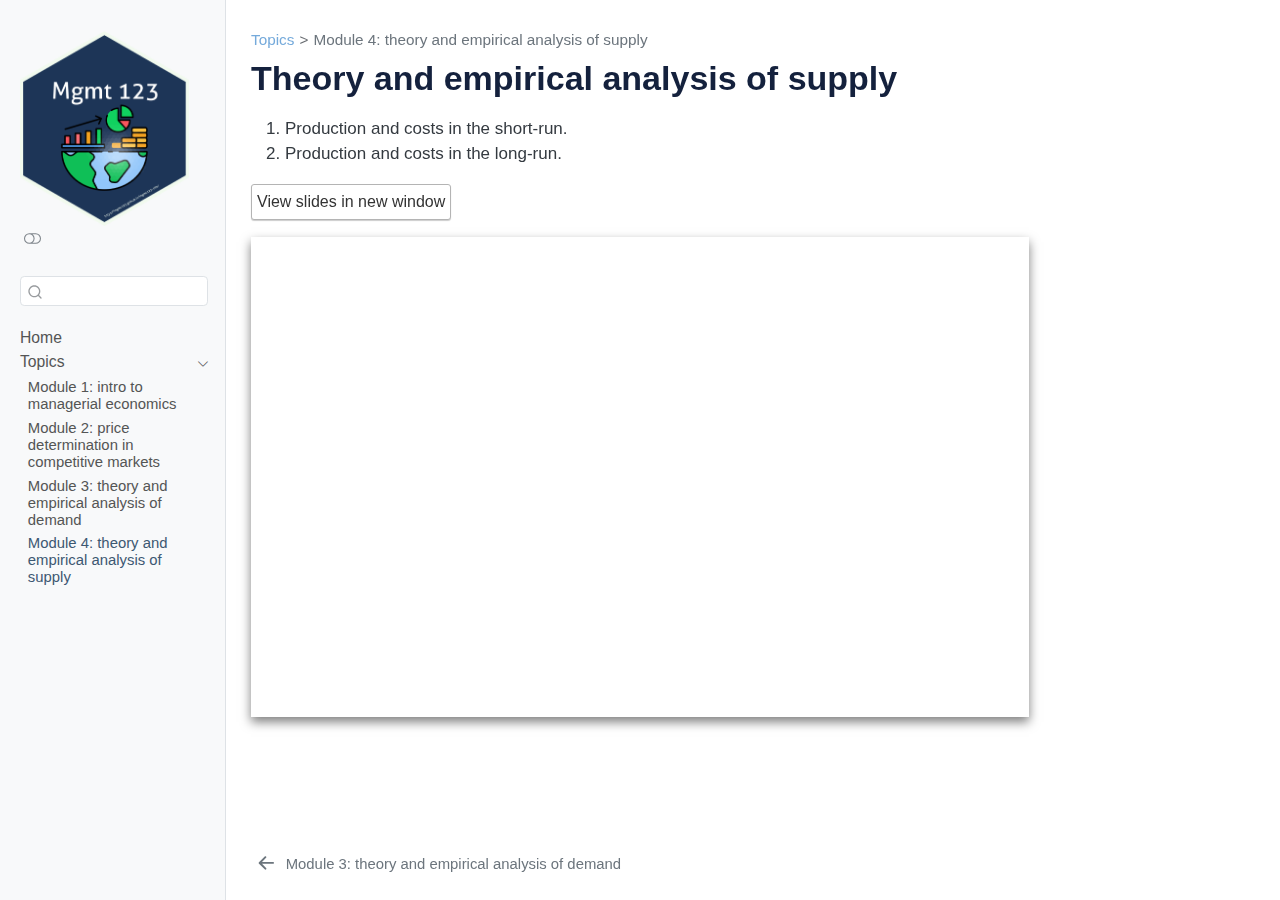
<file: docs/m4-theory-empirical-analysis-supply.html>
<!DOCTYPE html>
<html xmlns="http://www.w3.org/1999/xhtml" lang="en" xml:lang="en"><head>

<meta charset="utf-8">
<meta name="generator" content="quarto-1.5.57">

<meta name="viewport" content="width=device-width, initial-scale=1.0, user-scalable=yes">


<title>Theory and empirical analysis of supply – Mgmt 123</title>
<style>
code{white-space: pre-wrap;}
span.smallcaps{font-variant: small-caps;}
div.columns{display: flex; gap: min(4vw, 1.5em);}
div.column{flex: auto; overflow-x: auto;}
div.hanging-indent{margin-left: 1.5em; text-indent: -1.5em;}
ul.task-list{list-style: none;}
ul.task-list li input[type="checkbox"] {
  width: 0.8em;
  margin: 0 0.8em 0.2em -1em; /* quarto-specific, see https://github.com/quarto-dev/quarto-cli/issues/4556 */ 
  vertical-align: middle;
}
</style>


<script src="site_libs/quarto-nav/quarto-nav.js"></script>
<script src="site_libs/clipboard/clipboard.min.js"></script>
<script src="site_libs/quarto-search/autocomplete.umd.js"></script>
<script src="site_libs/quarto-search/fuse.min.js"></script>
<script src="site_libs/quarto-search/quarto-search.js"></script>
<meta name="quarto:offset" content="./">
<link href="./m3-theory-empirical-analysis-demand.html" rel="prev">
<link href="./plot/mgmt123-hex-logo.png" rel="icon" type="image/png">
<script src="site_libs/quarto-html/quarto.js"></script>
<script src="site_libs/quarto-html/popper.min.js"></script>
<script src="site_libs/quarto-html/tippy.umd.min.js"></script>
<script src="site_libs/quarto-html/anchor.min.js"></script>
<link href="site_libs/quarto-html/tippy.css" rel="stylesheet">
<link href="site_libs/quarto-html/quarto-syntax-highlighting.css" rel="stylesheet" class="quarto-color-scheme" id="quarto-text-highlighting-styles">
<link href="site_libs/quarto-html/quarto-syntax-highlighting-dark.css" rel="prefetch" class="quarto-color-scheme quarto-color-alternate" id="quarto-text-highlighting-styles">
<script src="site_libs/bootstrap/bootstrap.min.js"></script>
<link href="site_libs/bootstrap/bootstrap-icons.css" rel="stylesheet">
<link href="site_libs/bootstrap/bootstrap.min.css" rel="stylesheet" class="quarto-color-scheme" id="quarto-bootstrap" data-mode="light">
<link href="site_libs/bootstrap/bootstrap-dark.min.css" rel="prefetch" class="quarto-color-scheme quarto-color-alternate" id="quarto-bootstrap" data-mode="dark">
<script id="quarto-search-options" type="application/json">{
  "location": "sidebar",
  "copy-button": false,
  "collapse-after": 3,
  "panel-placement": "start",
  "type": "textbox",
  "limit": 50,
  "keyboard-shortcut": [
    "f",
    "/",
    "s"
  ],
  "show-item-context": false,
  "language": {
    "search-no-results-text": "No results",
    "search-matching-documents-text": "matching documents",
    "search-copy-link-title": "Copy link to search",
    "search-hide-matches-text": "Hide additional matches",
    "search-more-match-text": "more match in this document",
    "search-more-matches-text": "more matches in this document",
    "search-clear-button-title": "Clear",
    "search-text-placeholder": "",
    "search-detached-cancel-button-title": "Cancel",
    "search-submit-button-title": "Submit",
    "search-label": "Search"
  }
}</script>


</head>

<body class="nav-sidebar docked">

<div id="quarto-search-results"></div>
  <header id="quarto-header" class="headroom fixed-top">
  <nav class="quarto-secondary-nav">
    <div class="container-fluid d-flex">
      <button type="button" class="quarto-btn-toggle btn" data-bs-toggle="collapse" role="button" data-bs-target=".quarto-sidebar-collapse-item" aria-controls="quarto-sidebar" aria-expanded="false" aria-label="Toggle sidebar navigation" onclick="if (window.quartoToggleHeadroom) { window.quartoToggleHeadroom(); }">
        <i class="bi bi-layout-text-sidebar-reverse"></i>
      </button>
        <nav class="quarto-page-breadcrumbs" aria-label="breadcrumb"><ol class="breadcrumb"><li class="breadcrumb-item"><a href="./m1-intro-managerial-econ.html">Topics</a></li><li class="breadcrumb-item"><a href="./m4-theory-empirical-analysis-supply.html">Module 4: theory and empirical analysis of supply</a></li></ol></nav>
        <a class="flex-grow-1" role="navigation" data-bs-toggle="collapse" data-bs-target=".quarto-sidebar-collapse-item" aria-controls="quarto-sidebar" aria-expanded="false" aria-label="Toggle sidebar navigation" onclick="if (window.quartoToggleHeadroom) { window.quartoToggleHeadroom(); }">      
        </a>
      <button type="button" class="btn quarto-search-button" aria-label="Search" onclick="window.quartoOpenSearch();">
        <i class="bi bi-search"></i>
      </button>
    </div>
  </nav>
</header>
<!-- content -->
<div id="quarto-content" class="quarto-container page-columns page-rows-contents page-layout-article">
<!-- sidebar -->
  <nav id="quarto-sidebar" class="sidebar collapse collapse-horizontal quarto-sidebar-collapse-item sidebar-navigation docked overflow-auto">
    <div class="pt-lg-2 mt-2 text-left sidebar-header">
      <a href="./index.html" class="sidebar-logo-link">
      <img src="./plot/mgmt123-hex-logo.png" alt="" class="sidebar-logo py-0 d-lg-inline d-none">
      </a>
      <div class="sidebar-tools-main">
  <a href="" class="quarto-color-scheme-toggle quarto-navigation-tool  px-1" onclick="window.quartoToggleColorScheme(); return false;" title="Toggle dark mode"><i class="bi"></i></a>
</div>
      </div>
        <div class="mt-2 flex-shrink-0 align-items-center">
        <div class="sidebar-search">
        <div id="quarto-search" class="" title="Search"></div>
        </div>
        </div>
    <div class="sidebar-menu-container"> 
    <ul class="list-unstyled mt-1">
        <li class="sidebar-item">
  <div class="sidebar-item-container"> 
  <a href="./index.html" class="sidebar-item-text sidebar-link">
 <span class="menu-text">Home</span></a>
  </div>
</li>
        <li class="sidebar-item sidebar-item-section">
      <div class="sidebar-item-container"> 
            <a class="sidebar-item-text sidebar-link text-start" data-bs-toggle="collapse" data-bs-target="#quarto-sidebar-section-1" role="navigation" aria-expanded="true">
 <span class="menu-text">Topics</span></a>
          <a class="sidebar-item-toggle text-start" data-bs-toggle="collapse" data-bs-target="#quarto-sidebar-section-1" role="navigation" aria-expanded="true" aria-label="Toggle section">
            <i class="bi bi-chevron-right ms-2"></i>
          </a> 
      </div>
      <ul id="quarto-sidebar-section-1" class="collapse list-unstyled sidebar-section depth1 show">  
          <li class="sidebar-item">
  <div class="sidebar-item-container"> 
  <a href="./m1-intro-managerial-econ.html" class="sidebar-item-text sidebar-link">
 <span class="menu-text">Module 1: intro to managerial economics</span></a>
  </div>
</li>
          <li class="sidebar-item">
  <div class="sidebar-item-container"> 
  <a href="./m2-price-determination-competitive-market.html" class="sidebar-item-text sidebar-link">
 <span class="menu-text">Module 2: price determination in competitive markets</span></a>
  </div>
</li>
          <li class="sidebar-item">
  <div class="sidebar-item-container"> 
  <a href="./m3-theory-empirical-analysis-demand.html" class="sidebar-item-text sidebar-link">
 <span class="menu-text">Module 3: theory and empirical analysis of demand</span></a>
  </div>
</li>
          <li class="sidebar-item">
  <div class="sidebar-item-container"> 
  <a href="./m4-theory-empirical-analysis-supply.html" class="sidebar-item-text sidebar-link active">
 <span class="menu-text">Module 4: theory and empirical analysis of supply</span></a>
  </div>
</li>
      </ul>
  </li>
    </ul>
    </div>
</nav>
<div id="quarto-sidebar-glass" class="quarto-sidebar-collapse-item" data-bs-toggle="collapse" data-bs-target=".quarto-sidebar-collapse-item"></div>
<!-- margin-sidebar -->
    <div id="quarto-margin-sidebar" class="sidebar margin-sidebar zindex-bottom">
        
    </div>
<!-- main -->
<main class="content" id="quarto-document-content">

<header id="title-block-header" class="quarto-title-block default"><nav class="quarto-page-breadcrumbs quarto-title-breadcrumbs d-none d-lg-block" aria-label="breadcrumb"><ol class="breadcrumb"><li class="breadcrumb-item"><a href="./m1-intro-managerial-econ.html">Topics</a></li><li class="breadcrumb-item"><a href="./m4-theory-empirical-analysis-supply.html">Module 4: theory and empirical analysis of supply</a></li></ol></nav>
<div class="quarto-title">
<h1 class="title">Theory and empirical analysis of supply</h1>
</div>



<div class="quarto-title-meta">

    
  
    
  </div>
  


</header>


<ol type="1">
<li>Production and costs in the short-run.</li>
<li>Production and costs in the long-run.</li>
</ol>
<p><a href="https://docs.google.com/presentation/d/e/2PACX-1vR19wuFSNW6Npaf5x21T68gAv12Fwh1cHfI3xO2eAuTB-anqXNPGubZQeL0B3mRJg/embed?start=false&amp;loop=false&amp;delayms=60000" target="_blank" class="btn-slides">View slides in new window</a></p>
<div class="box" style="padding-bottom:56.25%; position:relative; display:block; width: 100%">
<iframe src="https://docs.google.com/presentation/d/e/2PACX-1vR19wuFSNW6Npaf5x21T68gAv12Fwh1cHfI3xO2eAuTB-anqXNPGubZQeL0B3mRJg/embed?start=false&amp;loop=false&amp;delayms=60000" frameborder="0" width="100%" height="100%" allowfullscreen="true" mozallowfullscreen="true" webkitallowfullscreen="true" style="position:absolute; top:0; left: 0">
</iframe>
<p><br></p>
</div>



</main> <!-- /main -->
<script id="quarto-html-after-body" type="application/javascript">
window.document.addEventListener("DOMContentLoaded", function (event) {
  const toggleBodyColorMode = (bsSheetEl) => {
    const mode = bsSheetEl.getAttribute("data-mode");
    const bodyEl = window.document.querySelector("body");
    if (mode === "dark") {
      bodyEl.classList.add("quarto-dark");
      bodyEl.classList.remove("quarto-light");
    } else {
      bodyEl.classList.add("quarto-light");
      bodyEl.classList.remove("quarto-dark");
    }
  }
  const toggleBodyColorPrimary = () => {
    const bsSheetEl = window.document.querySelector("link#quarto-bootstrap");
    if (bsSheetEl) {
      toggleBodyColorMode(bsSheetEl);
    }
  }
  toggleBodyColorPrimary();  
  const disableStylesheet = (stylesheets) => {
    for (let i=0; i < stylesheets.length; i++) {
      const stylesheet = stylesheets[i];
      stylesheet.rel = 'prefetch';
    }
  }
  const enableStylesheet = (stylesheets) => {
    for (let i=0; i < stylesheets.length; i++) {
      const stylesheet = stylesheets[i];
      stylesheet.rel = 'stylesheet';
    }
  }
  const manageTransitions = (selector, allowTransitions) => {
    const els = window.document.querySelectorAll(selector);
    for (let i=0; i < els.length; i++) {
      const el = els[i];
      if (allowTransitions) {
        el.classList.remove('notransition');
      } else {
        el.classList.add('notransition');
      }
    }
  }
  const toggleGiscusIfUsed = (isAlternate, darkModeDefault) => {
    const baseTheme = document.querySelector('#giscus-base-theme')?.value ?? 'light';
    const alternateTheme = document.querySelector('#giscus-alt-theme')?.value ?? 'dark';
    let newTheme = '';
    if(darkModeDefault) {
      newTheme = isAlternate ? baseTheme : alternateTheme;
    } else {
      newTheme = isAlternate ? alternateTheme : baseTheme;
    }
    const changeGiscusTheme = () => {
      // From: https://github.com/giscus/giscus/issues/336
      const sendMessage = (message) => {
        const iframe = document.querySelector('iframe.giscus-frame');
        if (!iframe) return;
        iframe.contentWindow.postMessage({ giscus: message }, 'https://giscus.app');
      }
      sendMessage({
        setConfig: {
          theme: newTheme
        }
      });
    }
    const isGiscussLoaded = window.document.querySelector('iframe.giscus-frame') !== null;
    if (isGiscussLoaded) {
      changeGiscusTheme();
    }
  }
  const toggleColorMode = (alternate) => {
    // Switch the stylesheets
    const alternateStylesheets = window.document.querySelectorAll('link.quarto-color-scheme.quarto-color-alternate');
    manageTransitions('#quarto-margin-sidebar .nav-link', false);
    if (alternate) {
      enableStylesheet(alternateStylesheets);
      for (const sheetNode of alternateStylesheets) {
        if (sheetNode.id === "quarto-bootstrap") {
          toggleBodyColorMode(sheetNode);
        }
      }
    } else {
      disableStylesheet(alternateStylesheets);
      toggleBodyColorPrimary();
    }
    manageTransitions('#quarto-margin-sidebar .nav-link', true);
    // Switch the toggles
    const toggles = window.document.querySelectorAll('.quarto-color-scheme-toggle');
    for (let i=0; i < toggles.length; i++) {
      const toggle = toggles[i];
      if (toggle) {
        if (alternate) {
          toggle.classList.add("alternate");     
        } else {
          toggle.classList.remove("alternate");
        }
      }
    }
    // Hack to workaround the fact that safari doesn't
    // properly recolor the scrollbar when toggling (#1455)
    if (navigator.userAgent.indexOf('Safari') > 0 && navigator.userAgent.indexOf('Chrome') == -1) {
      manageTransitions("body", false);
      window.scrollTo(0, 1);
      setTimeout(() => {
        window.scrollTo(0, 0);
        manageTransitions("body", true);
      }, 40);  
    }
  }
  const isFileUrl = () => { 
    return window.location.protocol === 'file:';
  }
  const hasAlternateSentinel = () => {  
    let styleSentinel = getColorSchemeSentinel();
    if (styleSentinel !== null) {
      return styleSentinel === "alternate";
    } else {
      return false;
    }
  }
  const setStyleSentinel = (alternate) => {
    const value = alternate ? "alternate" : "default";
    if (!isFileUrl()) {
      window.localStorage.setItem("quarto-color-scheme", value);
    } else {
      localAlternateSentinel = value;
    }
  }
  const getColorSchemeSentinel = () => {
    if (!isFileUrl()) {
      const storageValue = window.localStorage.getItem("quarto-color-scheme");
      return storageValue != null ? storageValue : localAlternateSentinel;
    } else {
      return localAlternateSentinel;
    }
  }
  const darkModeDefault = false;
  let localAlternateSentinel = darkModeDefault ? 'alternate' : 'default';
  // Dark / light mode switch
  window.quartoToggleColorScheme = () => {
    // Read the current dark / light value 
    let toAlternate = !hasAlternateSentinel();
    toggleColorMode(toAlternate);
    setStyleSentinel(toAlternate);
    toggleGiscusIfUsed(toAlternate, darkModeDefault);
  };
  // Ensure there is a toggle, if there isn't float one in the top right
  if (window.document.querySelector('.quarto-color-scheme-toggle') === null) {
    const a = window.document.createElement('a');
    a.classList.add('top-right');
    a.classList.add('quarto-color-scheme-toggle');
    a.href = "";
    a.onclick = function() { try { window.quartoToggleColorScheme(); } catch {} return false; };
    const i = window.document.createElement("i");
    i.classList.add('bi');
    a.appendChild(i);
    window.document.body.appendChild(a);
  }
  // Switch to dark mode if need be
  if (hasAlternateSentinel()) {
    toggleColorMode(true);
  } else {
    toggleColorMode(false);
  }
  const icon = "";
  const anchorJS = new window.AnchorJS();
  anchorJS.options = {
    placement: 'right',
    icon: icon
  };
  anchorJS.add('.anchored');
  const isCodeAnnotation = (el) => {
    for (const clz of el.classList) {
      if (clz.startsWith('code-annotation-')) {                     
        return true;
      }
    }
    return false;
  }
  const onCopySuccess = function(e) {
    // button target
    const button = e.trigger;
    // don't keep focus
    button.blur();
    // flash "checked"
    button.classList.add('code-copy-button-checked');
    var currentTitle = button.getAttribute("title");
    button.setAttribute("title", "Copied!");
    let tooltip;
    if (window.bootstrap) {
      button.setAttribute("data-bs-toggle", "tooltip");
      button.setAttribute("data-bs-placement", "left");
      button.setAttribute("data-bs-title", "Copied!");
      tooltip = new bootstrap.Tooltip(button, 
        { trigger: "manual", 
          customClass: "code-copy-button-tooltip",
          offset: [0, -8]});
      tooltip.show();    
    }
    setTimeout(function() {
      if (tooltip) {
        tooltip.hide();
        button.removeAttribute("data-bs-title");
        button.removeAttribute("data-bs-toggle");
        button.removeAttribute("data-bs-placement");
      }
      button.setAttribute("title", currentTitle);
      button.classList.remove('code-copy-button-checked');
    }, 1000);
    // clear code selection
    e.clearSelection();
  }
  const getTextToCopy = function(trigger) {
      const codeEl = trigger.previousElementSibling.cloneNode(true);
      for (const childEl of codeEl.children) {
        if (isCodeAnnotation(childEl)) {
          childEl.remove();
        }
      }
      return codeEl.innerText;
  }
  const clipboard = new window.ClipboardJS('.code-copy-button:not([data-in-quarto-modal])', {
    text: getTextToCopy
  });
  clipboard.on('success', onCopySuccess);
  if (window.document.getElementById('quarto-embedded-source-code-modal')) {
    // For code content inside modals, clipBoardJS needs to be initialized with a container option
    // TODO: Check when it could be a function (https://github.com/zenorocha/clipboard.js/issues/860)
    const clipboardModal = new window.ClipboardJS('.code-copy-button[data-in-quarto-modal]', {
      text: getTextToCopy,
      container: window.document.getElementById('quarto-embedded-source-code-modal')
    });
    clipboardModal.on('success', onCopySuccess);
  }
    var localhostRegex = new RegExp(/^(?:http|https):\/\/localhost\:?[0-9]*\//);
    var mailtoRegex = new RegExp(/^mailto:/);
      var filterRegex = new RegExp("https:\/\/econ148-analytical-stat-package\.github\.io\/econ148-site\/");
    var isInternal = (href) => {
        return filterRegex.test(href) || localhostRegex.test(href) || mailtoRegex.test(href);
    }
    // Inspect non-navigation links and adorn them if external
 	var links = window.document.querySelectorAll('a[href]:not(.nav-link):not(.navbar-brand):not(.toc-action):not(.sidebar-link):not(.sidebar-item-toggle):not(.pagination-link):not(.no-external):not([aria-hidden]):not(.dropdown-item):not(.quarto-navigation-tool):not(.about-link)');
    for (var i=0; i<links.length; i++) {
      const link = links[i];
      if (!isInternal(link.href)) {
        // undo the damage that might have been done by quarto-nav.js in the case of
        // links that we want to consider external
        if (link.dataset.originalHref !== undefined) {
          link.href = link.dataset.originalHref;
        }
      }
    }
  function tippyHover(el, contentFn, onTriggerFn, onUntriggerFn) {
    const config = {
      allowHTML: true,
      maxWidth: 500,
      delay: 100,
      arrow: false,
      appendTo: function(el) {
          return el.parentElement;
      },
      interactive: true,
      interactiveBorder: 10,
      theme: 'quarto',
      placement: 'bottom-start',
    };
    if (contentFn) {
      config.content = contentFn;
    }
    if (onTriggerFn) {
      config.onTrigger = onTriggerFn;
    }
    if (onUntriggerFn) {
      config.onUntrigger = onUntriggerFn;
    }
    window.tippy(el, config); 
  }
  const noterefs = window.document.querySelectorAll('a[role="doc-noteref"]');
  for (var i=0; i<noterefs.length; i++) {
    const ref = noterefs[i];
    tippyHover(ref, function() {
      // use id or data attribute instead here
      let href = ref.getAttribute('data-footnote-href') || ref.getAttribute('href');
      try { href = new URL(href).hash; } catch {}
      const id = href.replace(/^#\/?/, "");
      const note = window.document.getElementById(id);
      if (note) {
        return note.innerHTML;
      } else {
        return "";
      }
    });
  }
  const xrefs = window.document.querySelectorAll('a.quarto-xref');
  const processXRef = (id, note) => {
    // Strip column container classes
    const stripColumnClz = (el) => {
      el.classList.remove("page-full", "page-columns");
      if (el.children) {
        for (const child of el.children) {
          stripColumnClz(child);
        }
      }
    }
    stripColumnClz(note)
    if (id === null || id.startsWith('sec-')) {
      // Special case sections, only their first couple elements
      const container = document.createElement("div");
      if (note.children && note.children.length > 2) {
        container.appendChild(note.children[0].cloneNode(true));
        for (let i = 1; i < note.children.length; i++) {
          const child = note.children[i];
          if (child.tagName === "P" && child.innerText === "") {
            continue;
          } else {
            container.appendChild(child.cloneNode(true));
            break;
          }
        }
        if (window.Quarto?.typesetMath) {
          window.Quarto.typesetMath(container);
        }
        return container.innerHTML
      } else {
        if (window.Quarto?.typesetMath) {
          window.Quarto.typesetMath(note);
        }
        return note.innerHTML;
      }
    } else {
      // Remove any anchor links if they are present
      const anchorLink = note.querySelector('a.anchorjs-link');
      if (anchorLink) {
        anchorLink.remove();
      }
      if (window.Quarto?.typesetMath) {
        window.Quarto.typesetMath(note);
      }
      // TODO in 1.5, we should make sure this works without a callout special case
      if (note.classList.contains("callout")) {
        return note.outerHTML;
      } else {
        return note.innerHTML;
      }
    }
  }
  for (var i=0; i<xrefs.length; i++) {
    const xref = xrefs[i];
    tippyHover(xref, undefined, function(instance) {
      instance.disable();
      let url = xref.getAttribute('href');
      let hash = undefined; 
      if (url.startsWith('#')) {
        hash = url;
      } else {
        try { hash = new URL(url).hash; } catch {}
      }
      if (hash) {
        const id = hash.replace(/^#\/?/, "");
        const note = window.document.getElementById(id);
        if (note !== null) {
          try {
            const html = processXRef(id, note.cloneNode(true));
            instance.setContent(html);
          } finally {
            instance.enable();
            instance.show();
          }
        } else {
          // See if we can fetch this
          fetch(url.split('#')[0])
          .then(res => res.text())
          .then(html => {
            const parser = new DOMParser();
            const htmlDoc = parser.parseFromString(html, "text/html");
            const note = htmlDoc.getElementById(id);
            if (note !== null) {
              const html = processXRef(id, note);
              instance.setContent(html);
            } 
          }).finally(() => {
            instance.enable();
            instance.show();
          });
        }
      } else {
        // See if we can fetch a full url (with no hash to target)
        // This is a special case and we should probably do some content thinning / targeting
        fetch(url)
        .then(res => res.text())
        .then(html => {
          const parser = new DOMParser();
          const htmlDoc = parser.parseFromString(html, "text/html");
          const note = htmlDoc.querySelector('main.content');
          if (note !== null) {
            // This should only happen for chapter cross references
            // (since there is no id in the URL)
            // remove the first header
            if (note.children.length > 0 && note.children[0].tagName === "HEADER") {
              note.children[0].remove();
            }
            const html = processXRef(null, note);
            instance.setContent(html);
          } 
        }).finally(() => {
          instance.enable();
          instance.show();
        });
      }
    }, function(instance) {
    });
  }
      let selectedAnnoteEl;
      const selectorForAnnotation = ( cell, annotation) => {
        let cellAttr = 'data-code-cell="' + cell + '"';
        let lineAttr = 'data-code-annotation="' +  annotation + '"';
        const selector = 'span[' + cellAttr + '][' + lineAttr + ']';
        return selector;
      }
      const selectCodeLines = (annoteEl) => {
        const doc = window.document;
        const targetCell = annoteEl.getAttribute("data-target-cell");
        const targetAnnotation = annoteEl.getAttribute("data-target-annotation");
        const annoteSpan = window.document.querySelector(selectorForAnnotation(targetCell, targetAnnotation));
        const lines = annoteSpan.getAttribute("data-code-lines").split(",");
        const lineIds = lines.map((line) => {
          return targetCell + "-" + line;
        })
        let top = null;
        let height = null;
        let parent = null;
        if (lineIds.length > 0) {
            //compute the position of the single el (top and bottom and make a div)
            const el = window.document.getElementById(lineIds[0]);
            top = el.offsetTop;
            height = el.offsetHeight;
            parent = el.parentElement.parentElement;
          if (lineIds.length > 1) {
            const lastEl = window.document.getElementById(lineIds[lineIds.length - 1]);
            const bottom = lastEl.offsetTop + lastEl.offsetHeight;
            height = bottom - top;
          }
          if (top !== null && height !== null && parent !== null) {
            // cook up a div (if necessary) and position it 
            let div = window.document.getElementById("code-annotation-line-highlight");
            if (div === null) {
              div = window.document.createElement("div");
              div.setAttribute("id", "code-annotation-line-highlight");
              div.style.position = 'absolute';
              parent.appendChild(div);
            }
            div.style.top = top - 2 + "px";
            div.style.height = height + 4 + "px";
            div.style.left = 0;
            let gutterDiv = window.document.getElementById("code-annotation-line-highlight-gutter");
            if (gutterDiv === null) {
              gutterDiv = window.document.createElement("div");
              gutterDiv.setAttribute("id", "code-annotation-line-highlight-gutter");
              gutterDiv.style.position = 'absolute';
              const codeCell = window.document.getElementById(targetCell);
              const gutter = codeCell.querySelector('.code-annotation-gutter');
              gutter.appendChild(gutterDiv);
            }
            gutterDiv.style.top = top - 2 + "px";
            gutterDiv.style.height = height + 4 + "px";
          }
          selectedAnnoteEl = annoteEl;
        }
      };
      const unselectCodeLines = () => {
        const elementsIds = ["code-annotation-line-highlight", "code-annotation-line-highlight-gutter"];
        elementsIds.forEach((elId) => {
          const div = window.document.getElementById(elId);
          if (div) {
            div.remove();
          }
        });
        selectedAnnoteEl = undefined;
      };
        // Handle positioning of the toggle
    window.addEventListener(
      "resize",
      throttle(() => {
        elRect = undefined;
        if (selectedAnnoteEl) {
          selectCodeLines(selectedAnnoteEl);
        }
      }, 10)
    );
    function throttle(fn, ms) {
    let throttle = false;
    let timer;
      return (...args) => {
        if(!throttle) { // first call gets through
            fn.apply(this, args);
            throttle = true;
        } else { // all the others get throttled
            if(timer) clearTimeout(timer); // cancel #2
            timer = setTimeout(() => {
              fn.apply(this, args);
              timer = throttle = false;
            }, ms);
        }
      };
    }
      // Attach click handler to the DT
      const annoteDls = window.document.querySelectorAll('dt[data-target-cell]');
      for (const annoteDlNode of annoteDls) {
        annoteDlNode.addEventListener('click', (event) => {
          const clickedEl = event.target;
          if (clickedEl !== selectedAnnoteEl) {
            unselectCodeLines();
            const activeEl = window.document.querySelector('dt[data-target-cell].code-annotation-active');
            if (activeEl) {
              activeEl.classList.remove('code-annotation-active');
            }
            selectCodeLines(clickedEl);
            clickedEl.classList.add('code-annotation-active');
          } else {
            // Unselect the line
            unselectCodeLines();
            clickedEl.classList.remove('code-annotation-active');
          }
        });
      }
  const findCites = (el) => {
    const parentEl = el.parentElement;
    if (parentEl) {
      const cites = parentEl.dataset.cites;
      if (cites) {
        return {
          el,
          cites: cites.split(' ')
        };
      } else {
        return findCites(el.parentElement)
      }
    } else {
      return undefined;
    }
  };
  var bibliorefs = window.document.querySelectorAll('a[role="doc-biblioref"]');
  for (var i=0; i<bibliorefs.length; i++) {
    const ref = bibliorefs[i];
    const citeInfo = findCites(ref);
    if (citeInfo) {
      tippyHover(citeInfo.el, function() {
        var popup = window.document.createElement('div');
        citeInfo.cites.forEach(function(cite) {
          var citeDiv = window.document.createElement('div');
          citeDiv.classList.add('hanging-indent');
          citeDiv.classList.add('csl-entry');
          var biblioDiv = window.document.getElementById('ref-' + cite);
          if (biblioDiv) {
            citeDiv.innerHTML = biblioDiv.innerHTML;
          }
          popup.appendChild(citeDiv);
        });
        return popup.innerHTML;
      });
    }
  }
});
</script>
<nav class="page-navigation">
  <div class="nav-page nav-page-previous">
      <a href="./m3-theory-empirical-analysis-demand.html" class="pagination-link" aria-label="Module 3: theory and empirical analysis of demand">
        <i class="bi bi-arrow-left-short"></i> <span class="nav-page-text">Module 3: theory and empirical analysis of demand</span>
      </a>          
  </div>
  <div class="nav-page nav-page-next">
  </div>
</nav>
</div> <!-- /content -->




</body></html>
</file>
<file: docs/site_libs/quarto-html/tippy.css>
.tippy-box[data-animation=fade][data-state=hidden]{opacity:0}[data-tippy-root]{max-width:calc(100vw - 10px)}.tippy-box{position:relative;background-color:#333;color:#fff;border-radius:4px;font-size:14px;line-height:1.4;white-space:normal;outline:0;transition-property:transform,visibility,opacity}.tippy-box[data-placement^=top]>.tippy-arrow{bottom:0}.tippy-box[data-placement^=top]>.tippy-arrow:before{bottom:-7px;left:0;border-width:8px 8px 0;border-top-color:initial;transform-origin:center top}.tippy-box[data-placement^=bottom]>.tippy-arrow{top:0}.tippy-box[data-placement^=bottom]>.tippy-arrow:before{top:-7px;left:0;border-width:0 8px 8px;border-bottom-color:initial;transform-origin:center bottom}.tippy-box[data-placement^=left]>.tippy-arrow{right:0}.tippy-box[data-placement^=left]>.tippy-arrow:before{border-width:8px 0 8px 8px;border-left-color:initial;right:-7px;transform-origin:center left}.tippy-box[data-placement^=right]>.tippy-arrow{left:0}.tippy-box[data-placement^=right]>.tippy-arrow:before{left:-7px;border-width:8px 8px 8px 0;border-right-color:initial;transform-origin:center right}.tippy-box[data-inertia][data-state=visible]{transition-timing-function:cubic-bezier(.54,1.5,.38,1.11)}.tippy-arrow{width:16px;height:16px;color:#333}.tippy-arrow:before{content:"";position:absolute;border-color:transparent;border-style:solid}.tippy-content{position:relative;padding:5px 9px;z-index:1}
</file>
<file: docs/site_libs/quarto-html/quarto-syntax-highlighting.css>
/* quarto syntax highlight colors */
:root {
  --quarto-hl-ot-color: #003B4F;
  --quarto-hl-at-color: #657422;
  --quarto-hl-ss-color: #20794D;
  --quarto-hl-an-color: #5E5E5E;
  --quarto-hl-fu-color: #4758AB;
  --quarto-hl-st-color: #20794D;
  --quarto-hl-cf-color: #003B4F;
  --quarto-hl-op-color: #5E5E5E;
  --quarto-hl-er-color: #AD0000;
  --quarto-hl-bn-color: #AD0000;
  --quarto-hl-al-color: #AD0000;
  --quarto-hl-va-color: #111111;
  --quarto-hl-bu-color: inherit;
  --quarto-hl-ex-color: inherit;
  --quarto-hl-pp-color: #AD0000;
  --quarto-hl-in-color: #5E5E5E;
  --quarto-hl-vs-color: #20794D;
  --quarto-hl-wa-color: #5E5E5E;
  --quarto-hl-do-color: #5E5E5E;
  --quarto-hl-im-color: #00769E;
  --quarto-hl-ch-color: #20794D;
  --quarto-hl-dt-color: #AD0000;
  --quarto-hl-fl-color: #AD0000;
  --quarto-hl-co-color: #5E5E5E;
  --quarto-hl-cv-color: #5E5E5E;
  --quarto-hl-cn-color: #8f5902;
  --quarto-hl-sc-color: #5E5E5E;
  --quarto-hl-dv-color: #AD0000;
  --quarto-hl-kw-color: #003B4F;
}

/* other quarto variables */
:root {
  --quarto-font-monospace: SFMono-Regular, Menlo, Monaco, Consolas, "Liberation Mono", "Courier New", monospace;
}

pre > code.sourceCode > span {
  color: #003B4F;
}

code span {
  color: #003B4F;
}

code.sourceCode > span {
  color: #003B4F;
}

div.sourceCode,
div.sourceCode pre.sourceCode {
  color: #003B4F;
}

code span.ot {
  color: #003B4F;
  font-style: inherit;
}

code span.at {
  color: #657422;
  font-style: inherit;
}

code span.ss {
  color: #20794D;
  font-style: inherit;
}

code span.an {
  color: #5E5E5E;
  font-style: inherit;
}

code span.fu {
  color: #4758AB;
  font-style: inherit;
}

code span.st {
  color: #20794D;
  font-style: inherit;
}

code span.cf {
  color: #003B4F;
  font-weight: bold;
  font-style: inherit;
}

code span.op {
  color: #5E5E5E;
  font-style: inherit;
}

code span.er {
  color: #AD0000;
  font-style: inherit;
}

code span.bn {
  color: #AD0000;
  font-style: inherit;
}

code span.al {
  color: #AD0000;
  font-style: inherit;
}

code span.va {
  color: #111111;
  font-style: inherit;
}

code span.bu {
  font-style: inherit;
}

code span.ex {
  font-style: inherit;
}

code span.pp {
  color: #AD0000;
  font-style: inherit;
}

code span.in {
  color: #5E5E5E;
  font-style: inherit;
}

code span.vs {
  color: #20794D;
  font-style: inherit;
}

code span.wa {
  color: #5E5E5E;
  font-style: italic;
}

code span.do {
  color: #5E5E5E;
  font-style: italic;
}

code span.im {
  color: #00769E;
  font-style: inherit;
}

code span.ch {
  color: #20794D;
  font-style: inherit;
}

code span.dt {
  color: #AD0000;
  font-style: inherit;
}

code span.fl {
  color: #AD0000;
  font-style: inherit;
}

code span.co {
  color: #5E5E5E;
  font-style: inherit;
}

code span.cv {
  color: #5E5E5E;
  font-style: italic;
}

code span.cn {
  color: #8f5902;
  font-style: inherit;
}

code span.sc {
  color: #5E5E5E;
  font-style: inherit;
}

code span.dv {
  color: #AD0000;
  font-style: inherit;
}

code span.kw {
  color: #003B4F;
  font-weight: bold;
  font-style: inherit;
}

.prevent-inlining {
  content: "</";
}

/*# sourceMappingURL=debc5d5d77c3f9108843748ff7464032.css.map */
</file>
<file: docs/site_libs/quarto-html/quarto-syntax-highlighting-dark.css>
/* quarto syntax highlight colors */
:root {
  --quarto-hl-al-color: #f07178;
  --quarto-hl-an-color: #d4d0ab;
  --quarto-hl-at-color: #00e0e0;
  --quarto-hl-bn-color: #d4d0ab;
  --quarto-hl-bu-color: #abe338;
  --quarto-hl-ch-color: #abe338;
  --quarto-hl-co-color: #f8f8f2;
  --quarto-hl-cv-color: #ffd700;
  --quarto-hl-cn-color: #ffd700;
  --quarto-hl-cf-color: #ffa07a;
  --quarto-hl-dt-color: #ffa07a;
  --quarto-hl-dv-color: #d4d0ab;
  --quarto-hl-do-color: #f8f8f2;
  --quarto-hl-er-color: #f07178;
  --quarto-hl-ex-color: #00e0e0;
  --quarto-hl-fl-color: #d4d0ab;
  --quarto-hl-fu-color: #ffa07a;
  --quarto-hl-im-color: #abe338;
  --quarto-hl-in-color: #d4d0ab;
  --quarto-hl-kw-color: #ffa07a;
  --quarto-hl-op-color: #ffa07a;
  --quarto-hl-ot-color: #00e0e0;
  --quarto-hl-pp-color: #dcc6e0;
  --quarto-hl-re-color: #00e0e0;
  --quarto-hl-sc-color: #abe338;
  --quarto-hl-ss-color: #abe338;
  --quarto-hl-st-color: #abe338;
  --quarto-hl-va-color: #00e0e0;
  --quarto-hl-vs-color: #abe338;
  --quarto-hl-wa-color: #dcc6e0;
}

/* other quarto variables */
:root {
  --quarto-font-monospace: SFMono-Regular, Menlo, Monaco, Consolas, "Liberation Mono", "Courier New", monospace;
}

code span.al {
  background-color: #2a0f15;
  font-weight: bold;
  color: #f07178;
}

code span.an {
  color: #d4d0ab;
}

code span.at {
  color: #00e0e0;
}

code span.bn {
  color: #d4d0ab;
}

code span.bu {
  color: #abe338;
}

code span.ch {
  color: #abe338;
}

code span.co {
  font-style: italic;
  color: #f8f8f2;
}

code span.cv {
  color: #ffd700;
}

code span.cn {
  color: #ffd700;
}

code span.cf {
  font-weight: bold;
  color: #ffa07a;
}

code span.dt {
  color: #ffa07a;
}

code span.dv {
  color: #d4d0ab;
}

code span.do {
  color: #f8f8f2;
}

code span.er {
  color: #f07178;
  text-decoration: underline;
}

code span.ex {
  font-weight: bold;
  color: #00e0e0;
}

code span.fl {
  color: #d4d0ab;
}

code span.fu {
  color: #ffa07a;
}

code span.im {
  color: #abe338;
}

code span.in {
  color: #d4d0ab;
}

code span.kw {
  font-weight: bold;
  color: #ffa07a;
}

pre > code.sourceCode > span {
  color: #f8f8f2;
}

code span {
  color: #f8f8f2;
}

code.sourceCode > span {
  color: #f8f8f2;
}

div.sourceCode,
div.sourceCode pre.sourceCode {
  color: #f8f8f2;
}

code span.op {
  color: #ffa07a;
}

code span.ot {
  color: #00e0e0;
}

code span.pp {
  color: #dcc6e0;
}

code span.re {
  background-color: #f8f8f2;
  color: #00e0e0;
}

code span.sc {
  color: #abe338;
}

code span.ss {
  color: #abe338;
}

code span.st {
  color: #abe338;
}

code span.va {
  color: #00e0e0;
}

code span.vs {
  color: #abe338;
}

code span.wa {
  color: #dcc6e0;
}

.prevent-inlining {
  content: "</";
}

/*# sourceMappingURL=935a306eefa94366c21e1a970dddb765.css.map */
</file>
